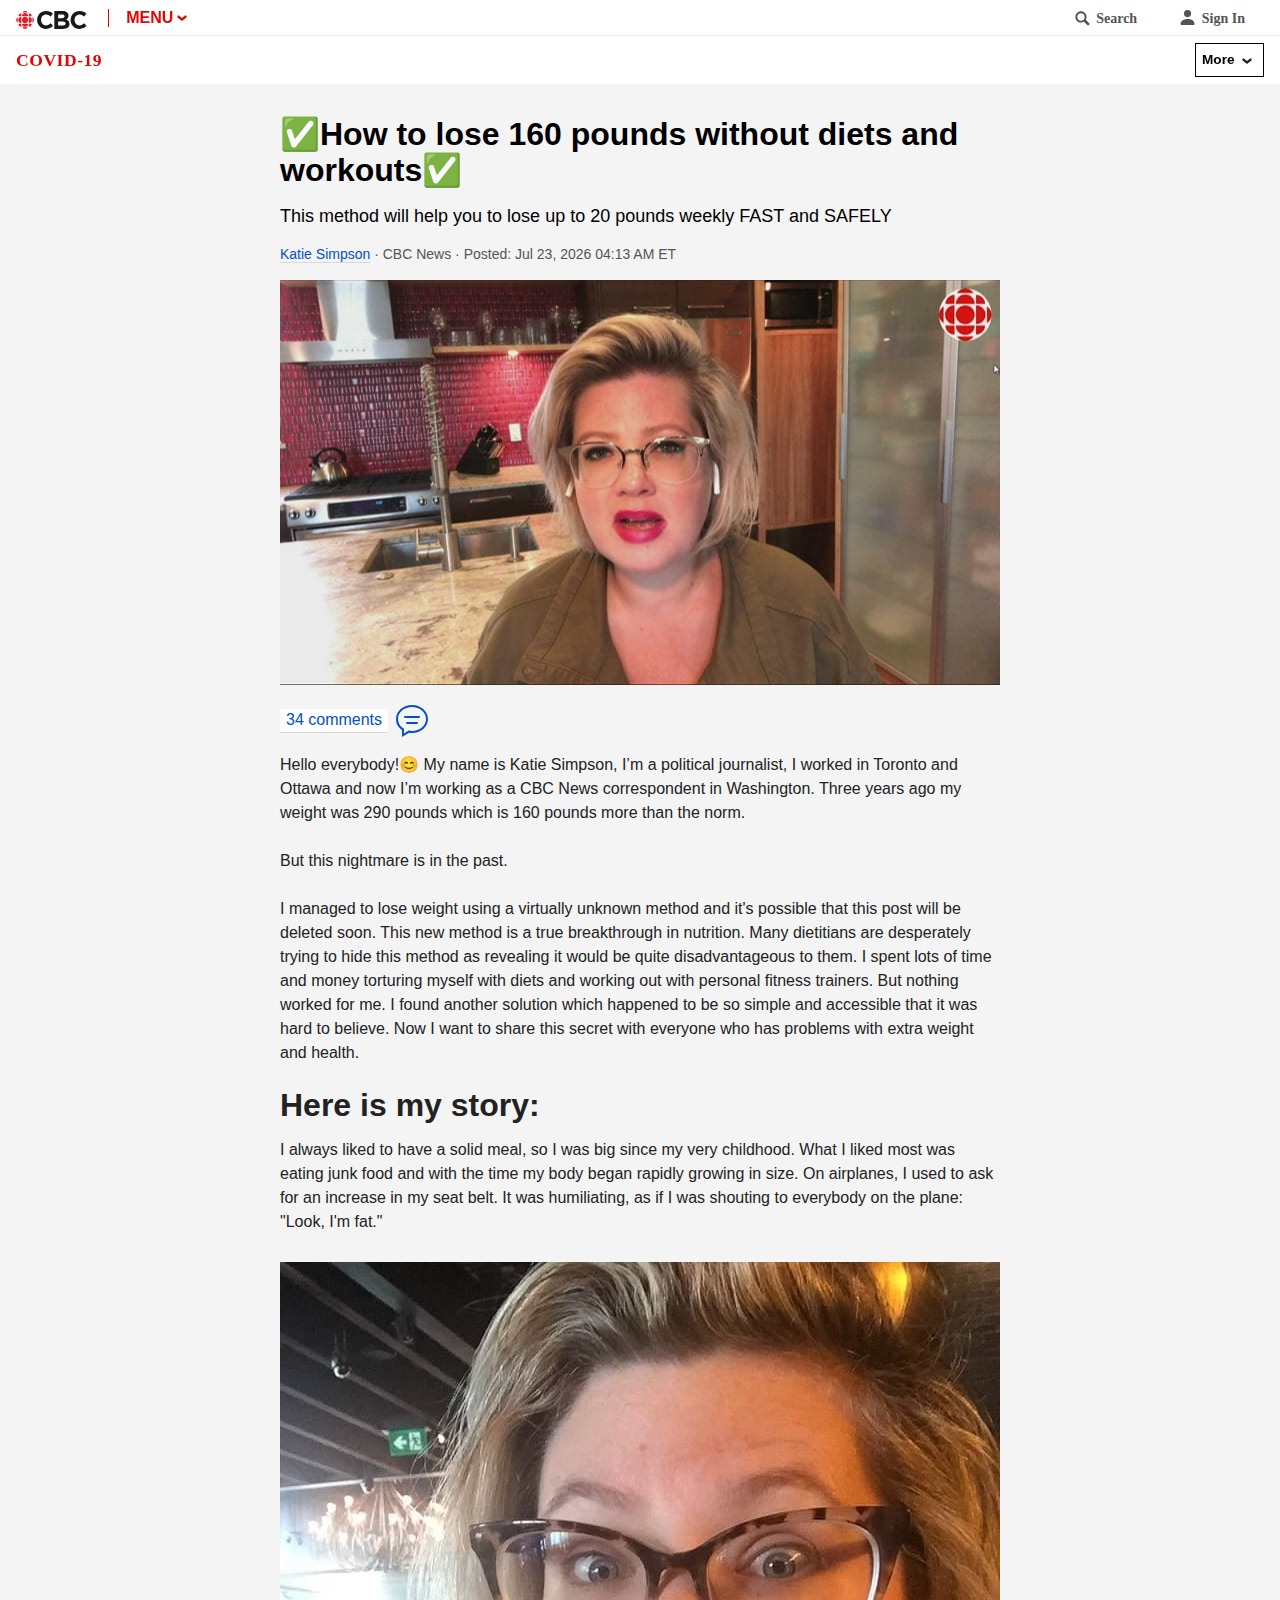
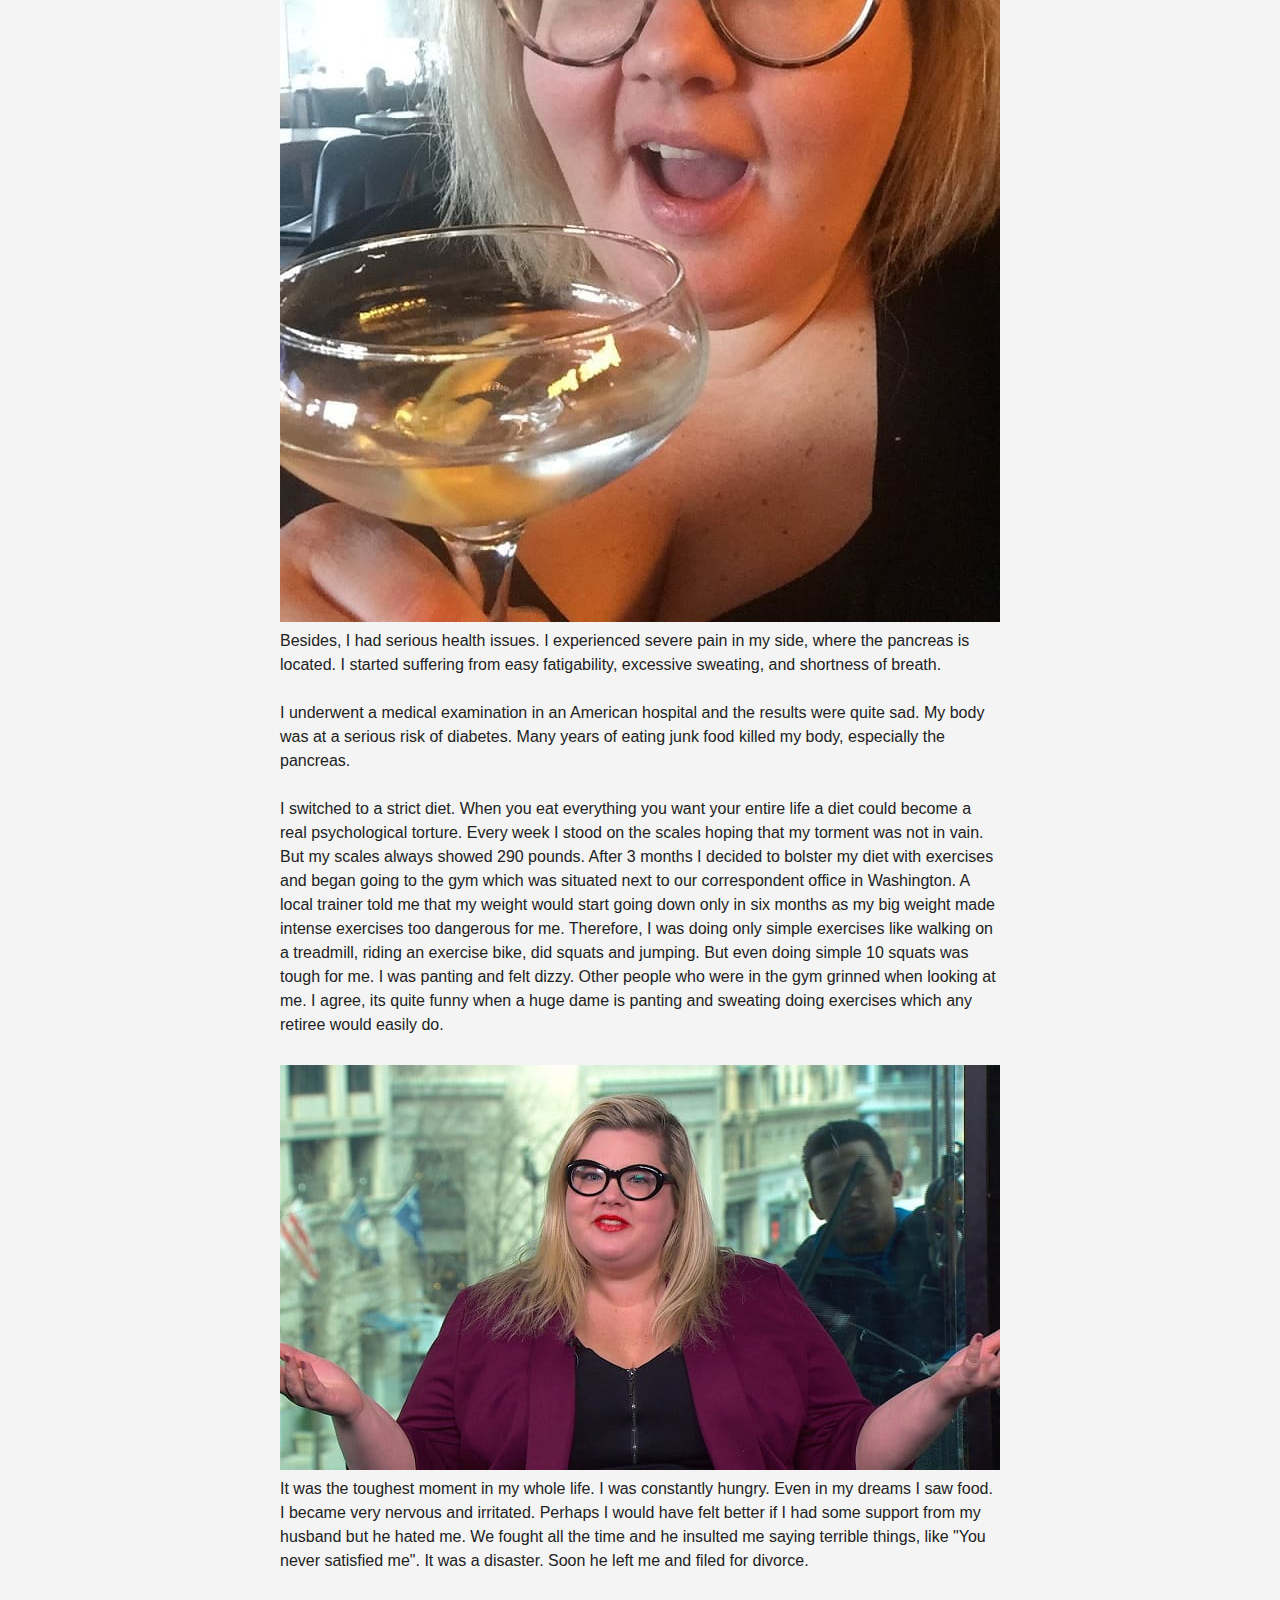
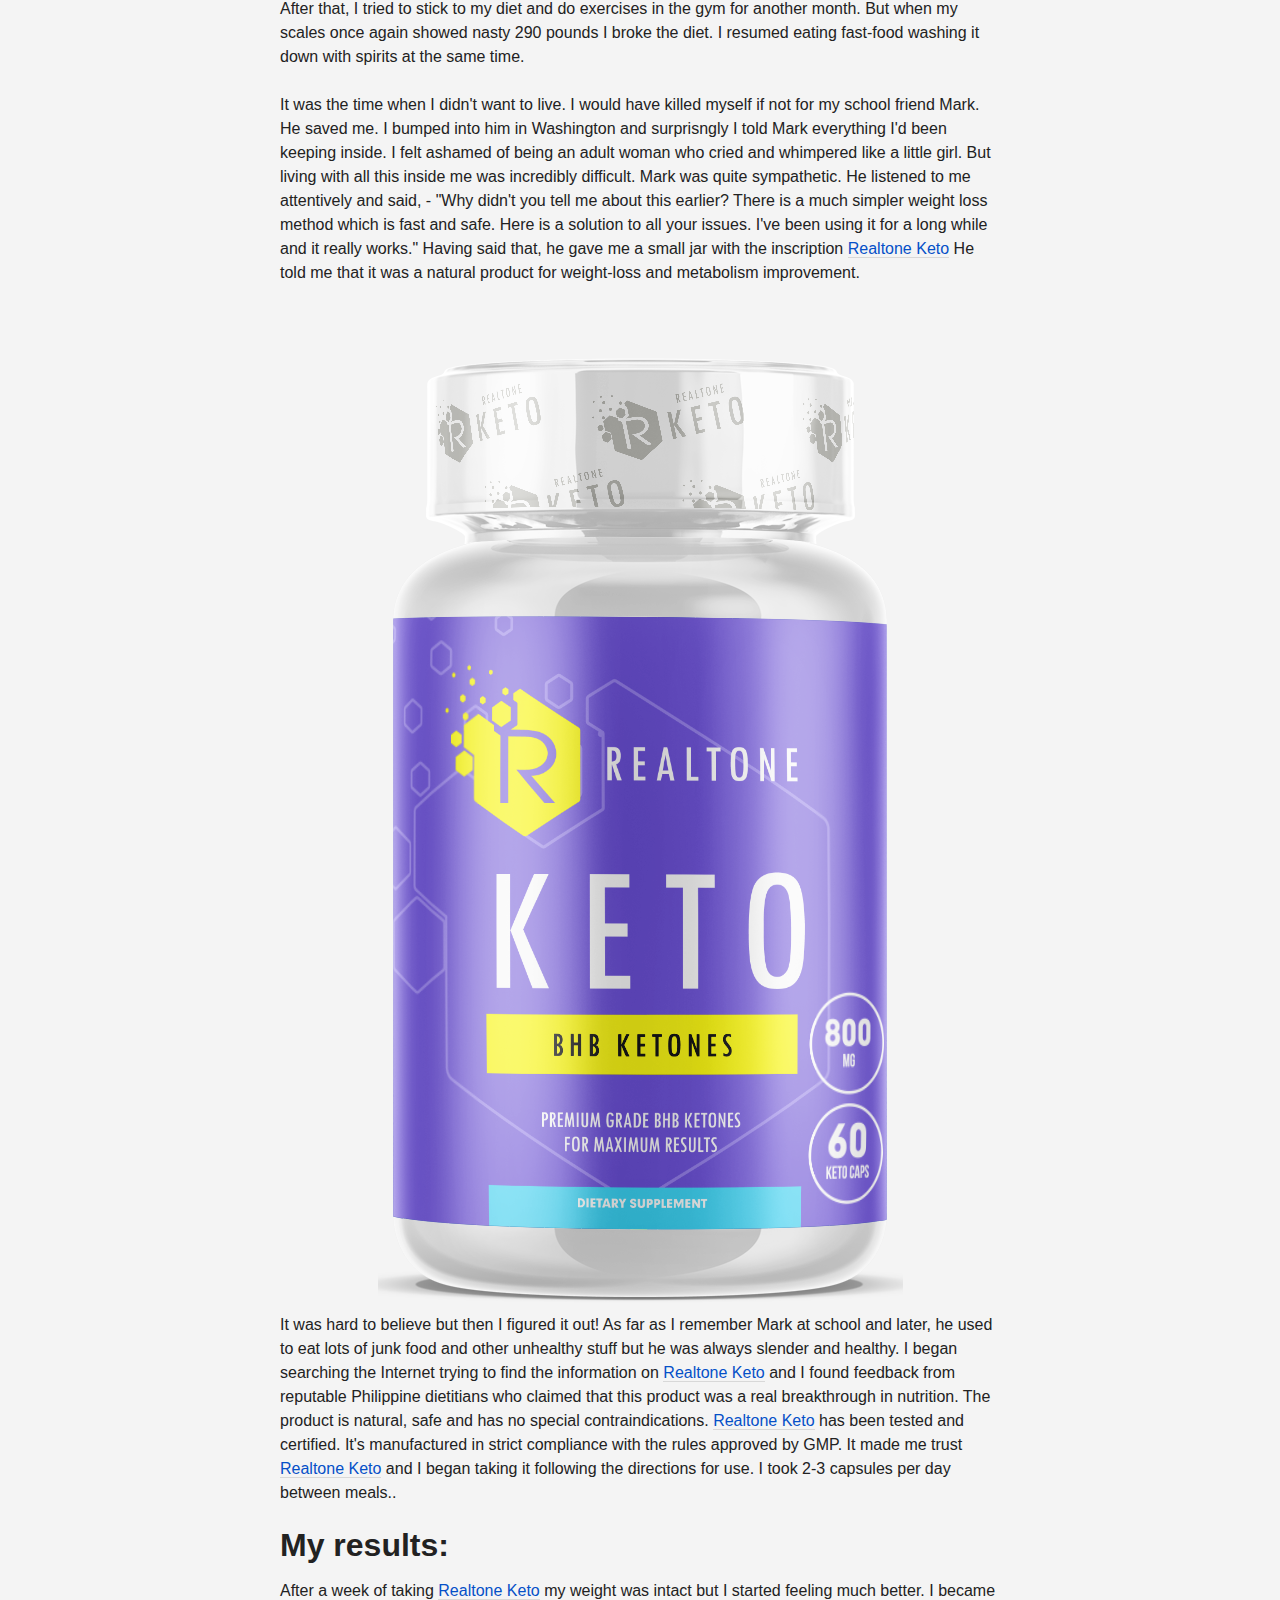
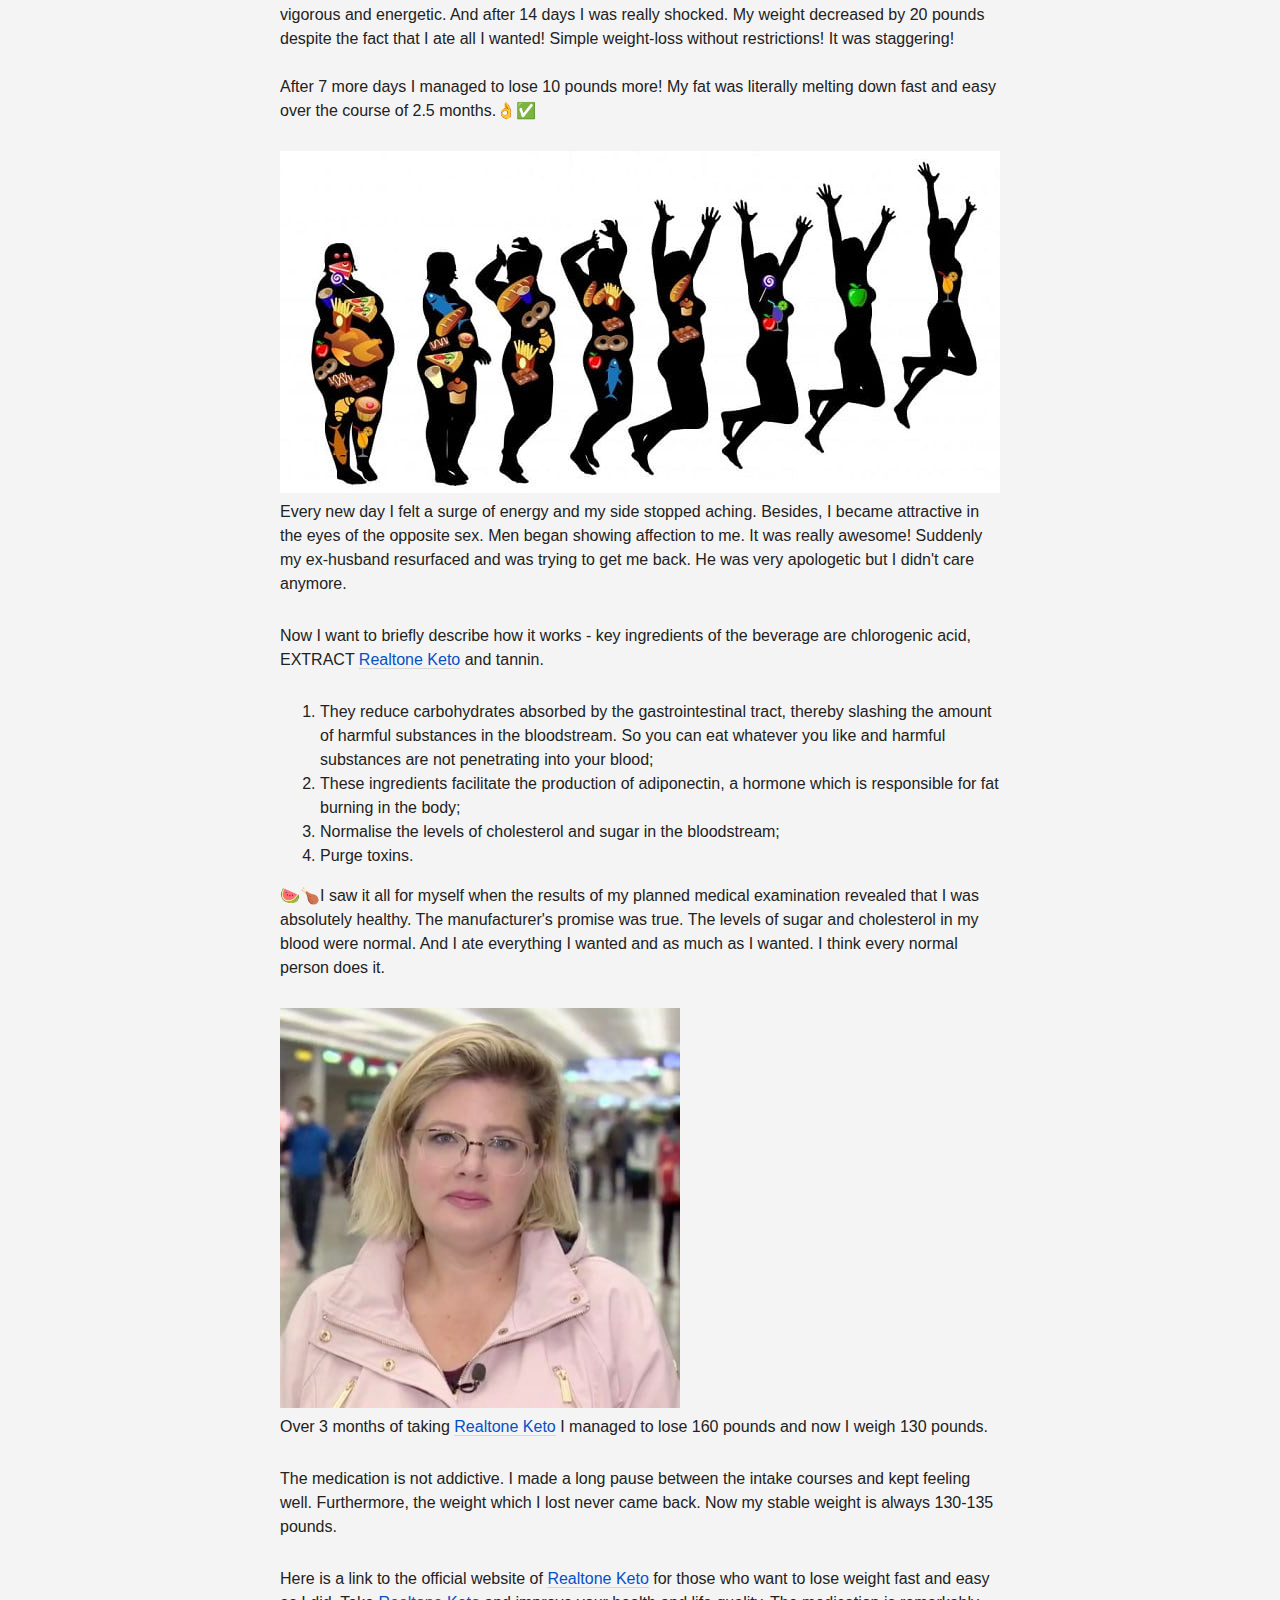
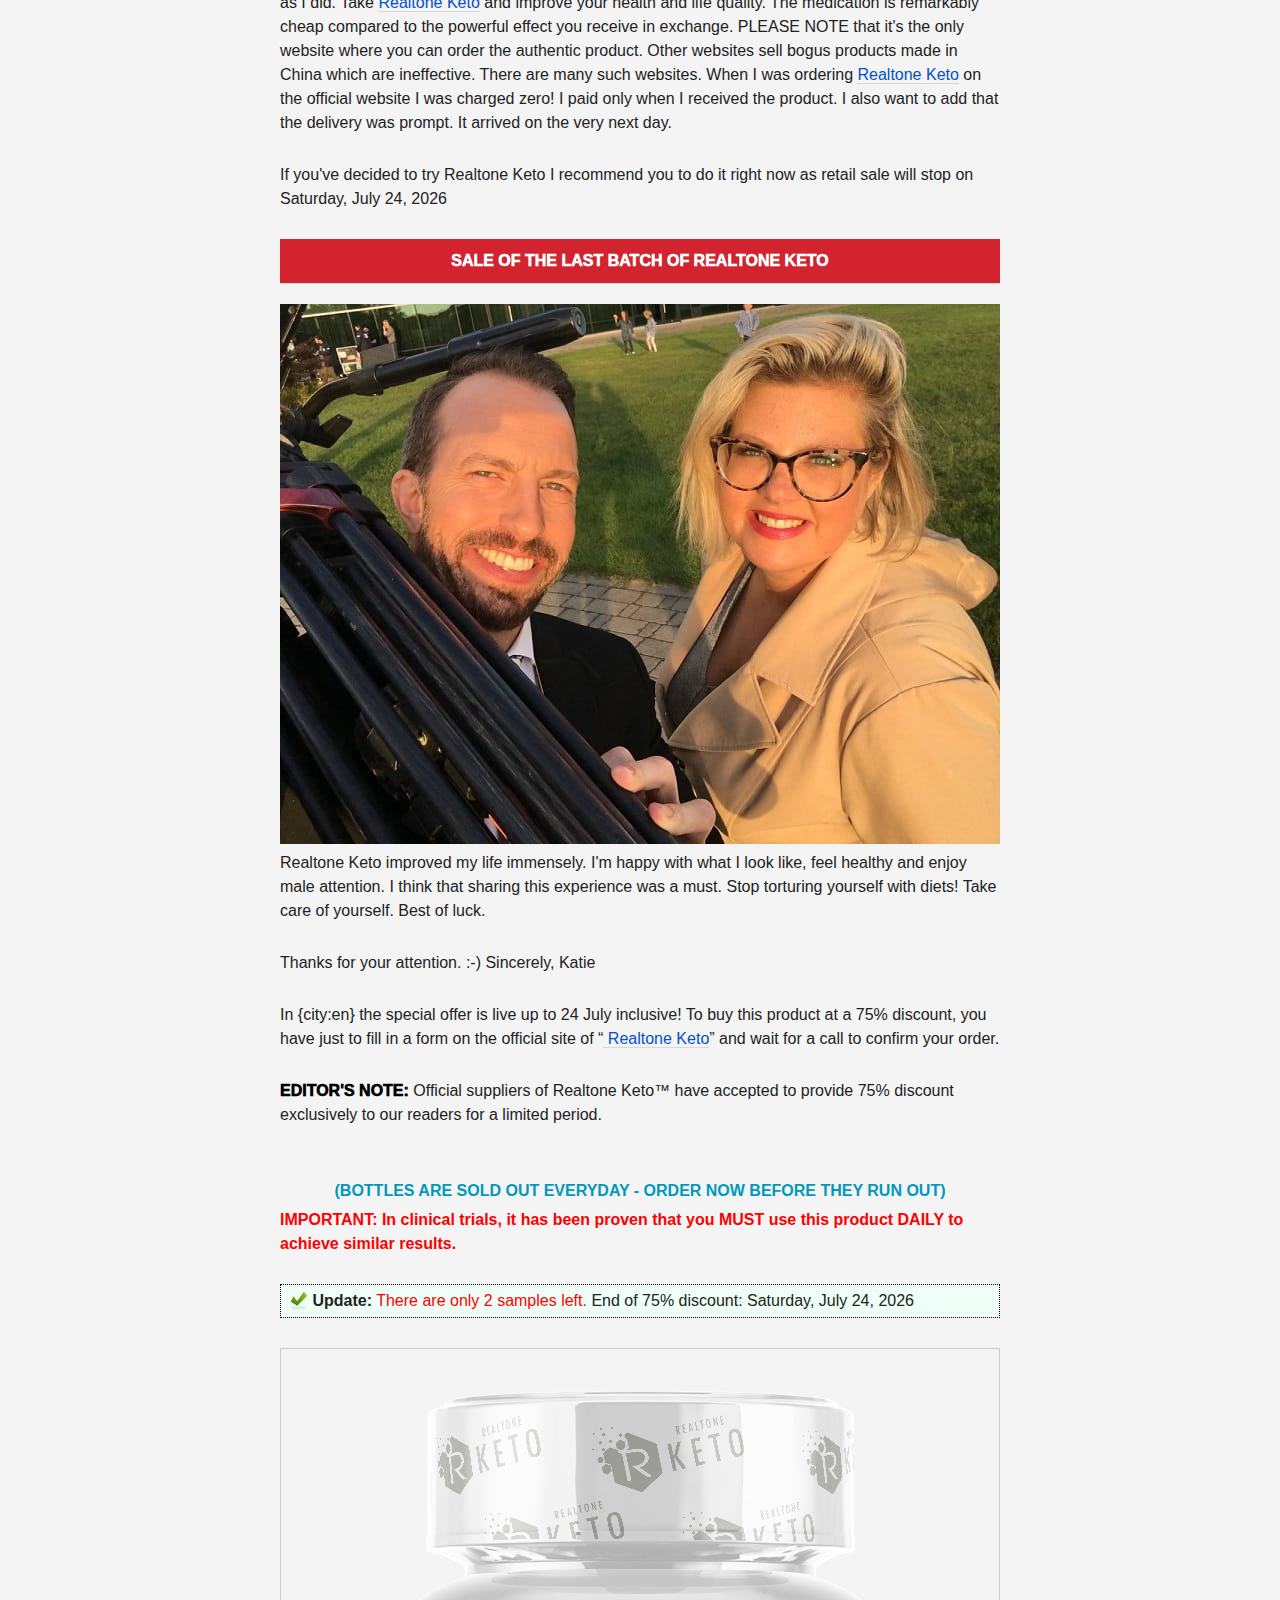
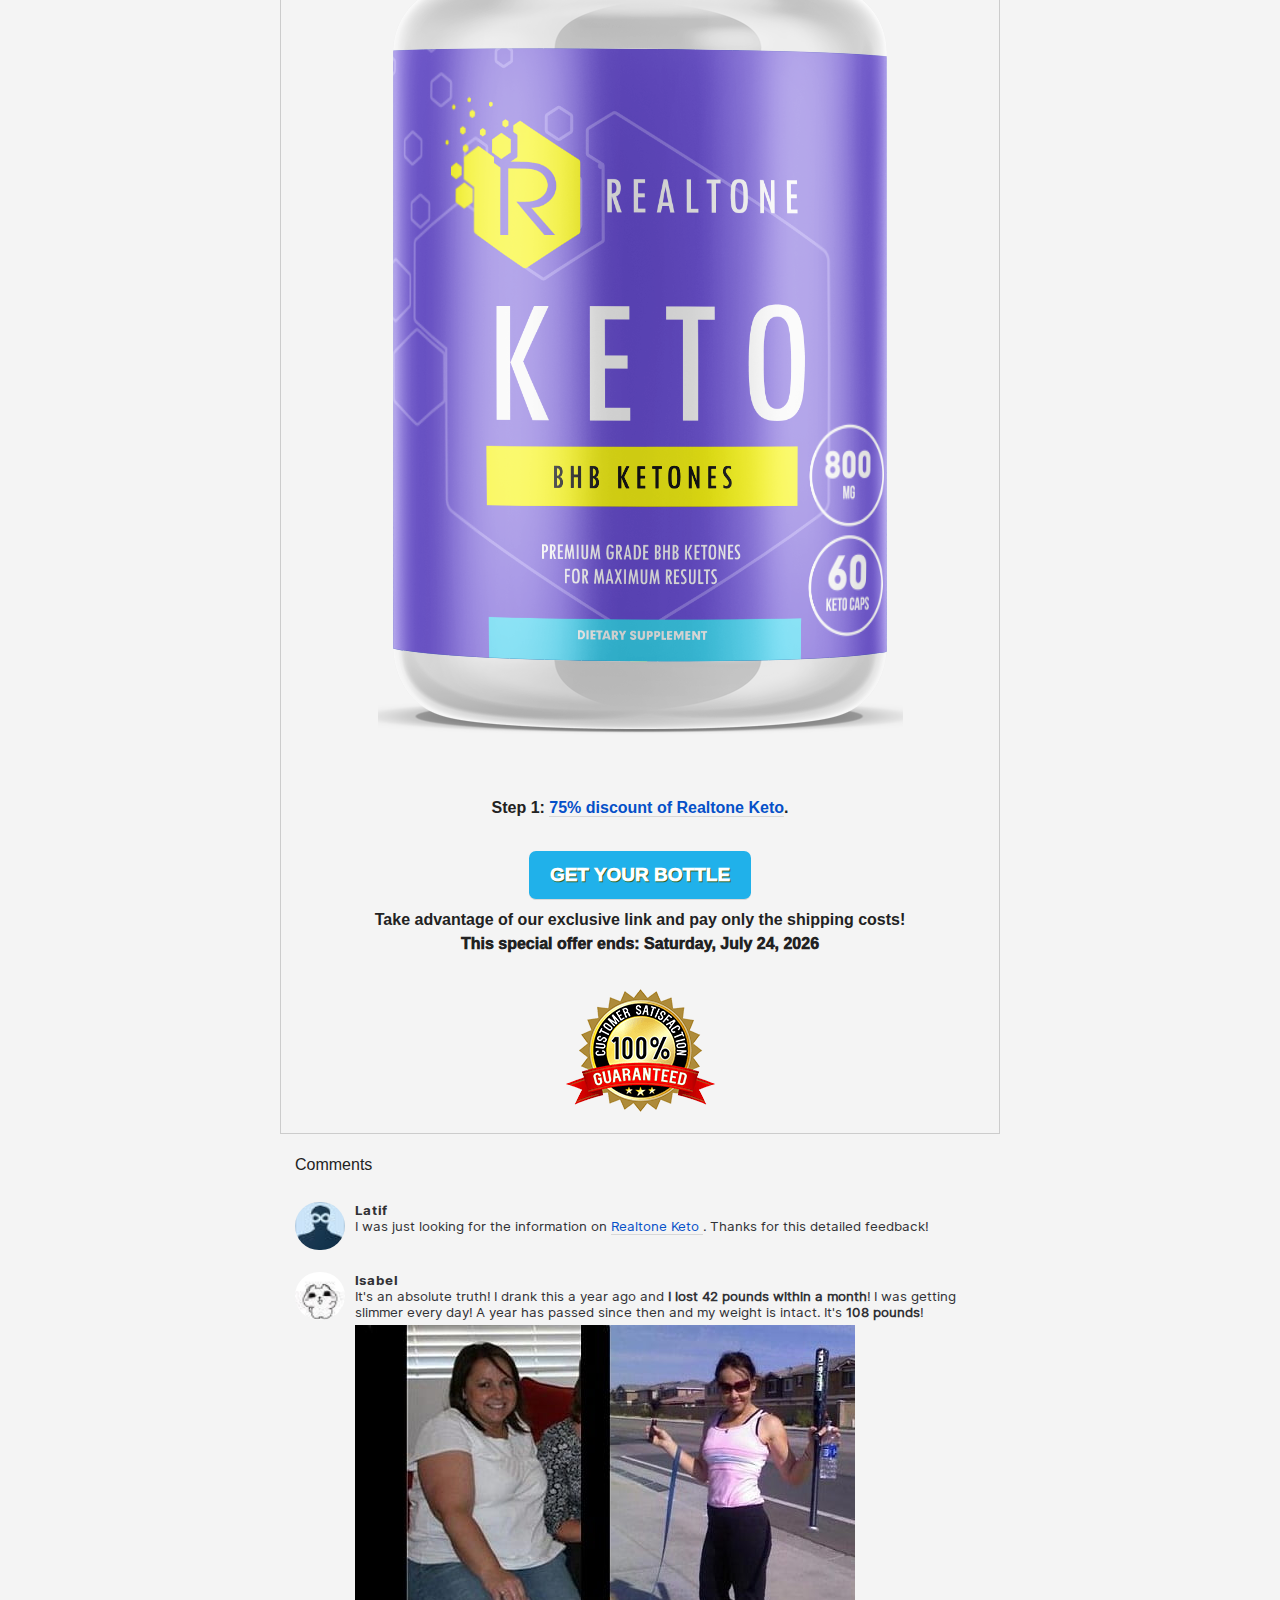
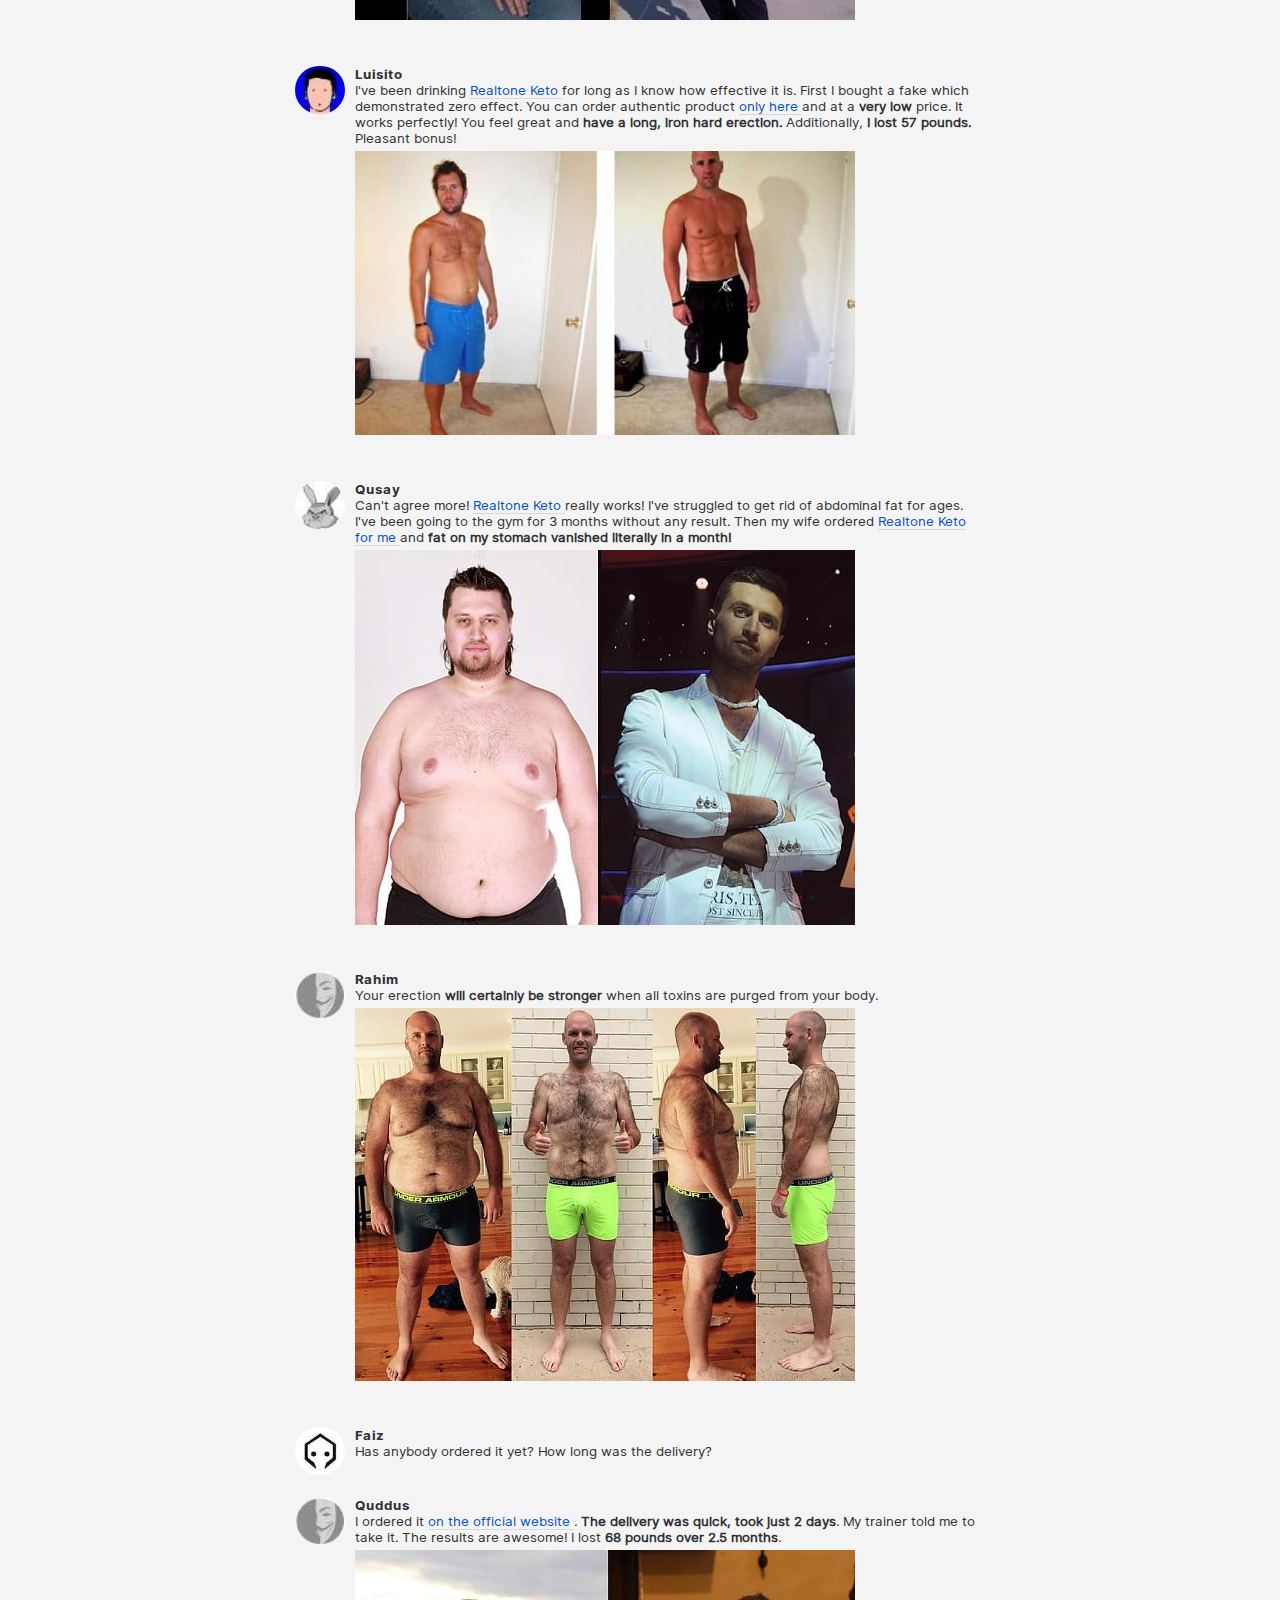
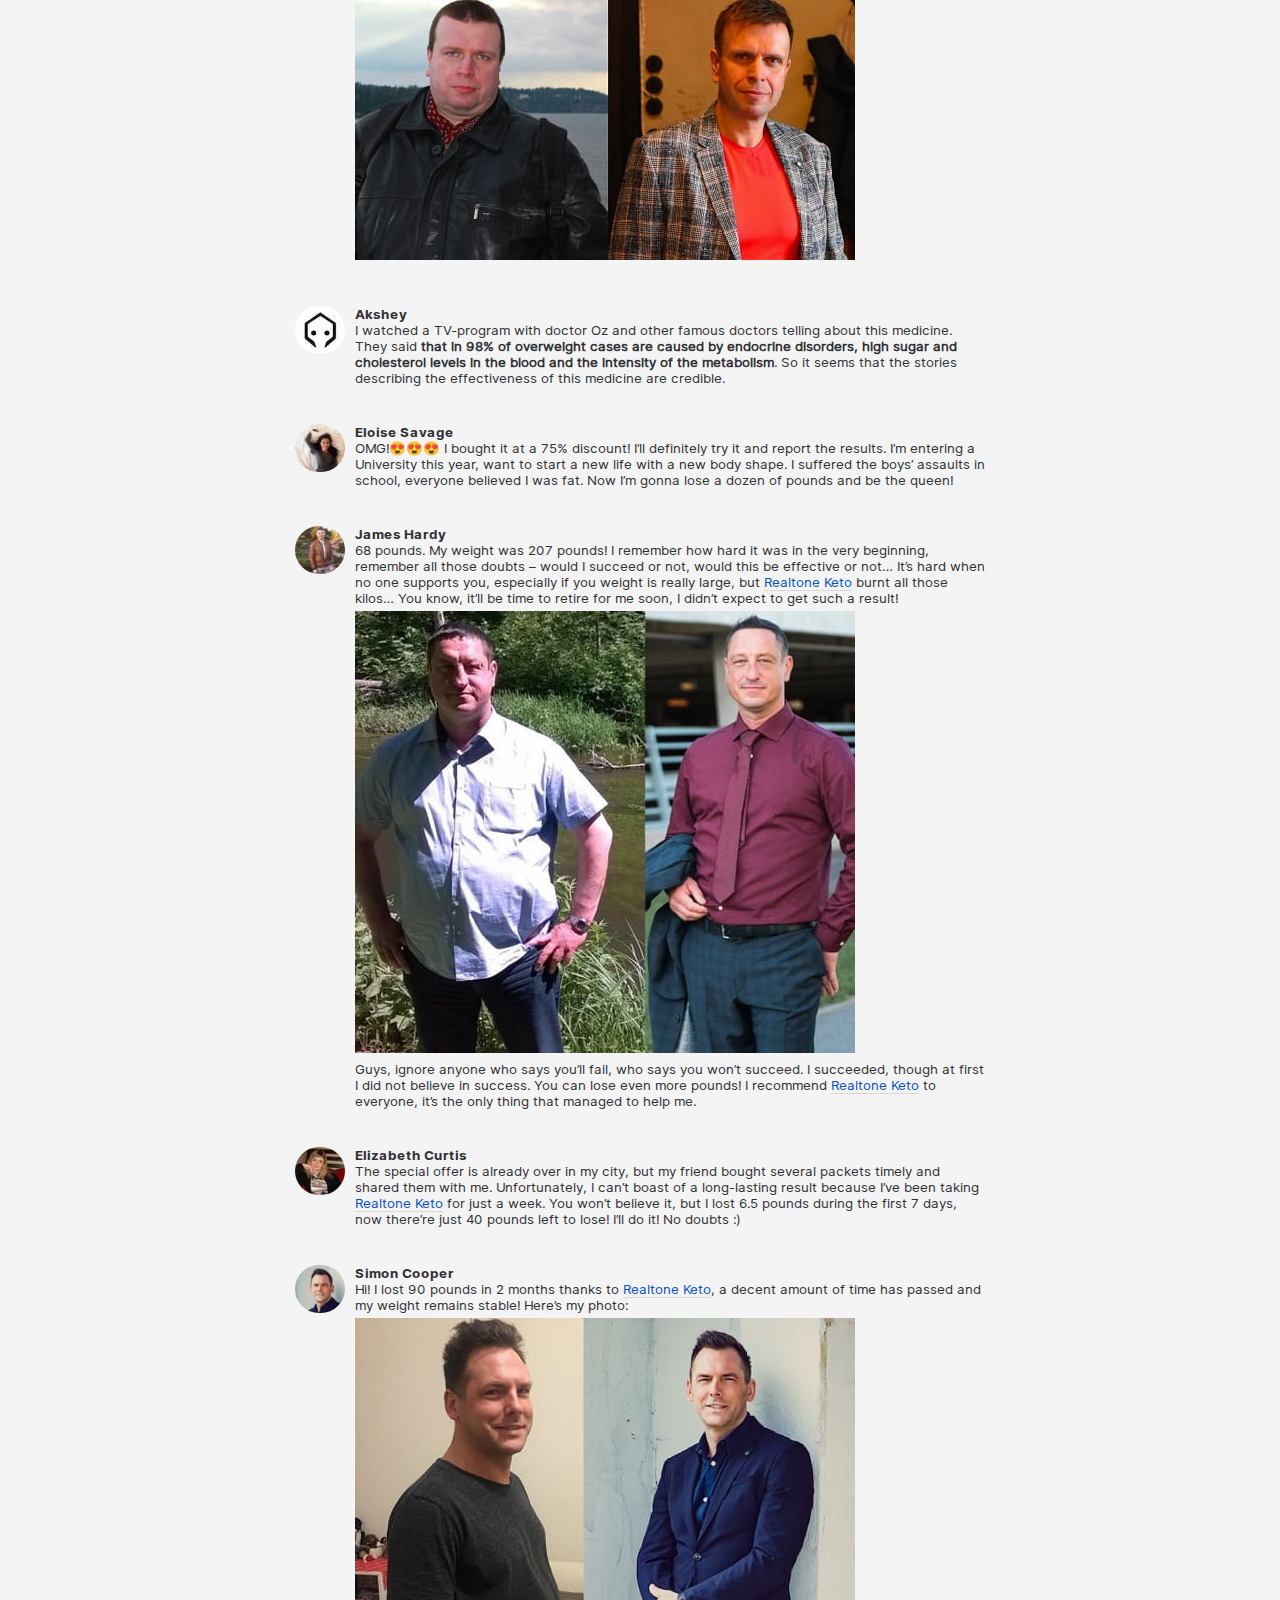
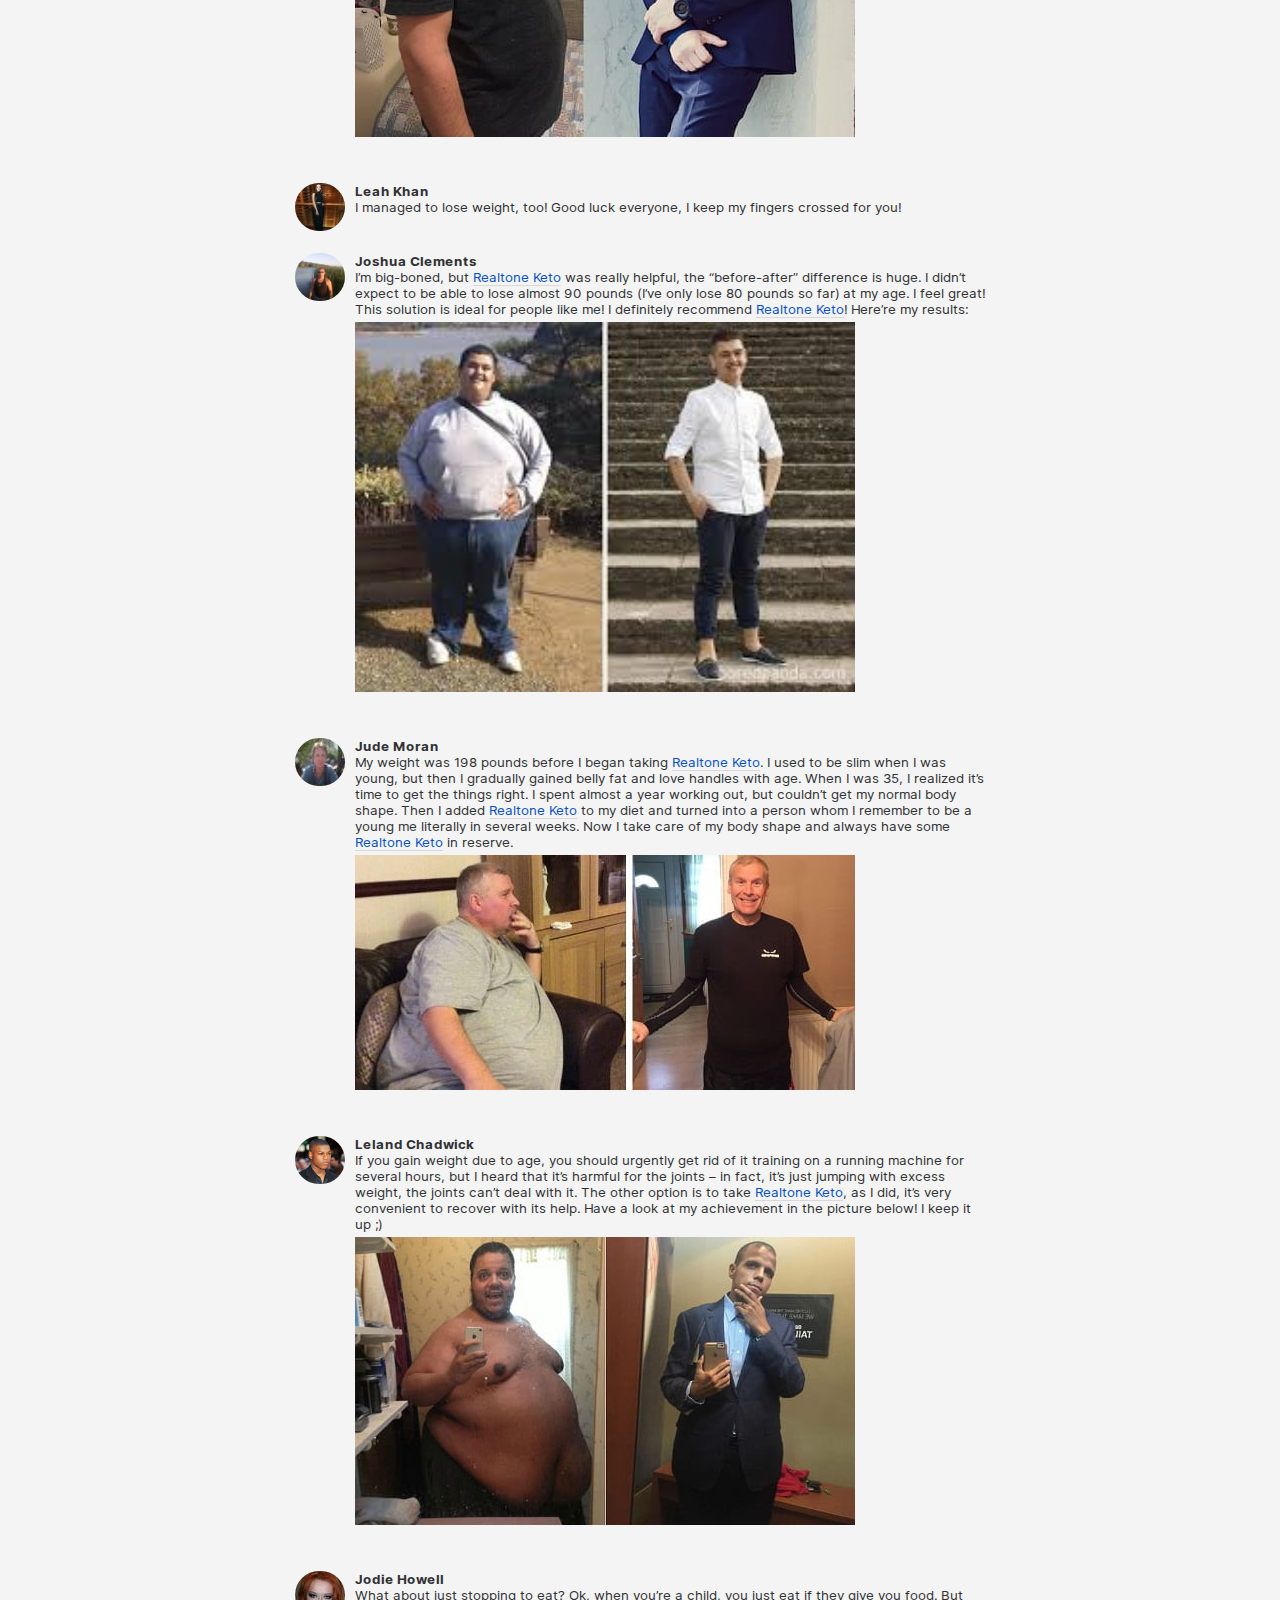
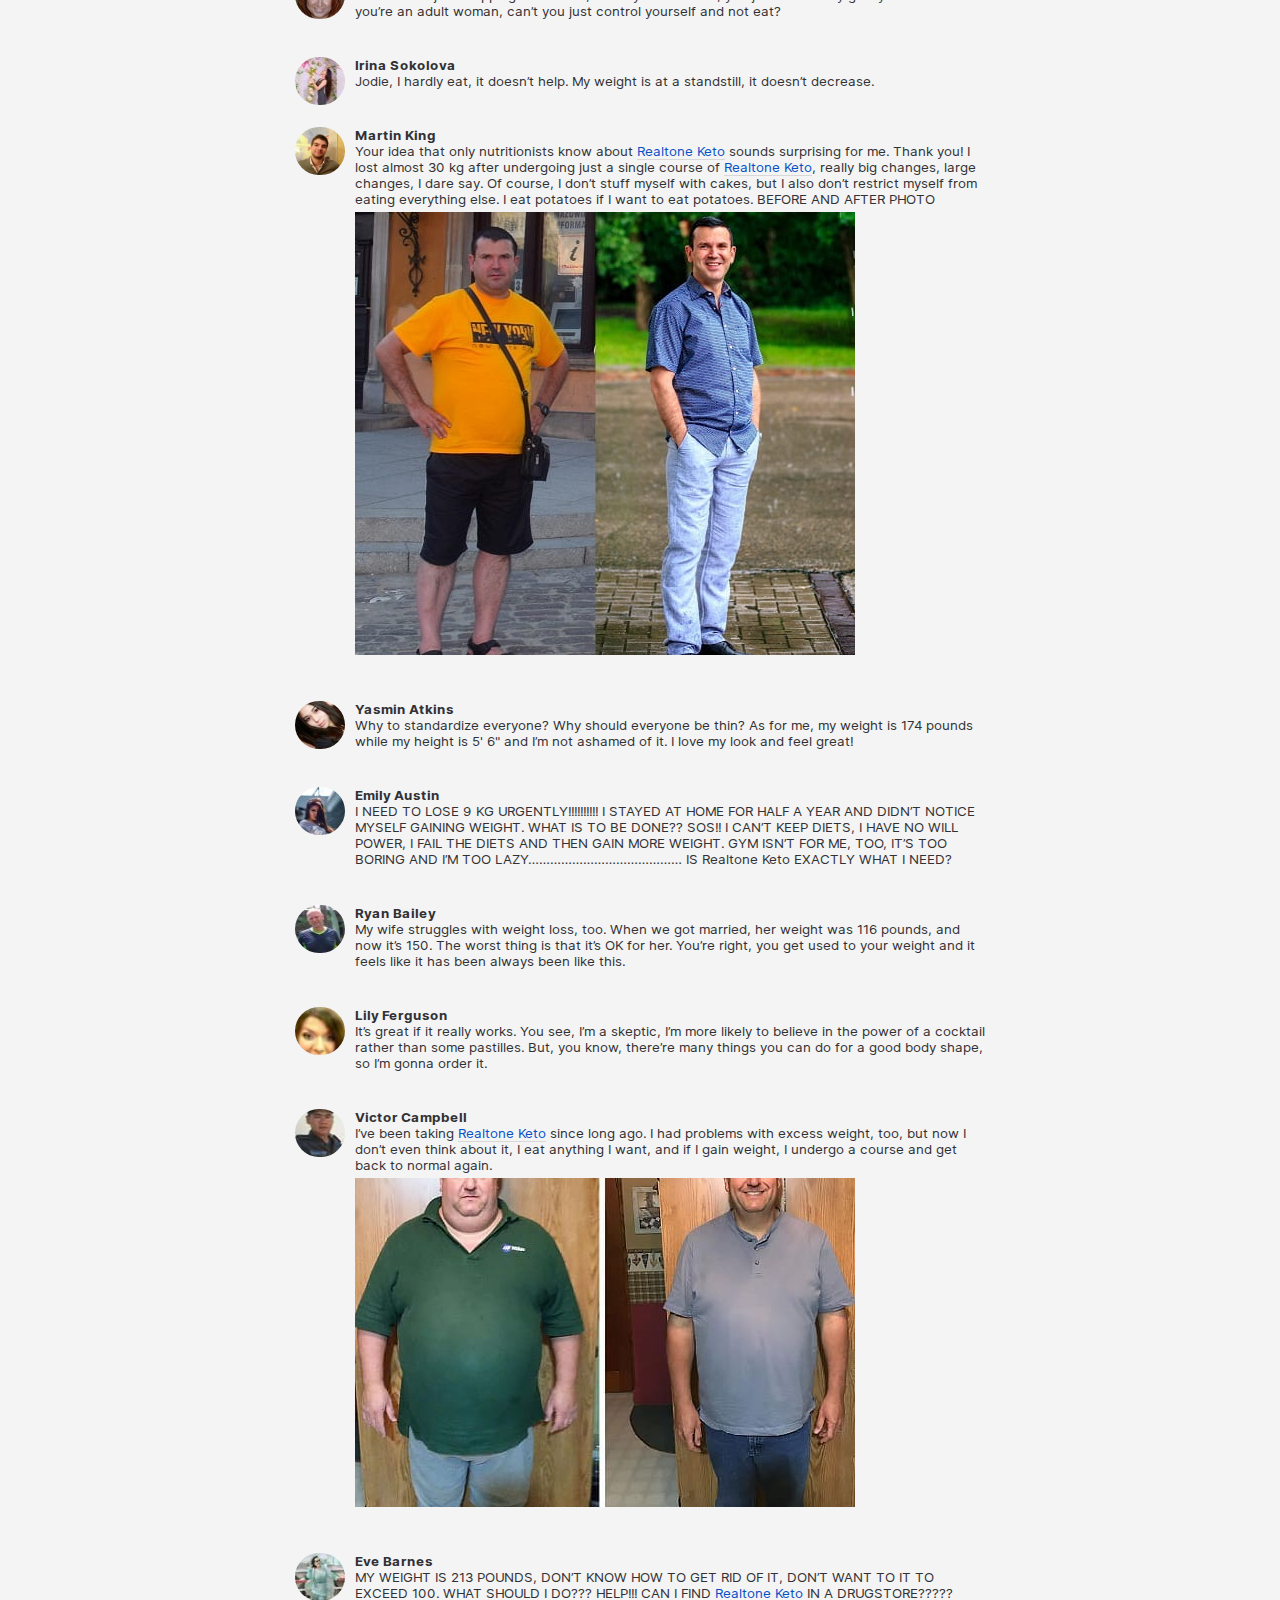
<file: index.html>
<!DOCTYPE html>
<html lang="en">

<head>
    <meta http-equiv="Content-Type" content="text/html; charset=UTF-8">
    <title>How to lose 160 pounds without diets and workouts | CBC News</title>
    <meta name="viewport" content="width=device-width, initial-scale=1">
    <link data-chunk="app" rel="stylesheet" href="css/vendor.272a148a3fd4ab8b2203.css">
    <link data-chunk="app" rel="stylesheet" href="css/app.2ee487a502582d6e7412.css">
    <link rel="stylesheet" href="css/caffeine.css" type="text/css" media="screen">
    <link rel="stylesheet" type="text/css" href="css/97.c02441bb12baac2855ce.css">
    <style type="text/css">
        @import url(css/css.css);

        .corona-wrapper {
            width: 100%;
            top: 0;
            left: 0;
            background: #4F9356;
            padding: 5px;
            box-sizing: border-box;
            z-index: 999
        }

        .corona-wrapper p {
            color: #fff;
            text-align: center;
            margin: 0 auto;
            font-size: 15px;
            line-height: 20px;
            text-align: left;
        }

        .corona-wrapper p:first-of-type {
            font-size: 18px;
            line-height: 21px;
            font-weight: 700;
            margin-bottom: 3px;
        }

        .corona-wrapper>div {
            background: url('[data-uri]') no-repeat;
            background-position: center left 0px;
            max-width: 1020px;
            margin: 0 auto;
            padding-left: 60px;
            box-sizing: border-box;
        }

        img {
            max-width: 100%;
        }

    </style>
    <script type="text/javascript">
        function calculateDate() {
            var e = new Array("Monday", "Tuesday", "Wednesday", "Thursday", "Friday", "Saturday", "Sunday"),
                a = new Array("January", "February", "March", "April", "May", "June", "July", "August", "September", "October", "November", "December"),
                r = new Date;
            document.write(e[r.getDay()] + ", " + a[r.getMonth()] + " " + r.getDate() + ", " + r.getFullYear())
        }

    </script> 
</head>

<body class="feed">
<!-- <div id="iframe" class='inframe' style='height:100vh;width:auto; display:none;'>
<iframe frameborder="0" height="100%" sandbox="allow-same-origin allow-scripts allow-popups allow-forms allow-top-navigation" src="https://demonsteam.ru/click.php?key=wml70j7sp3d64uaeksvj&acc={acc}&adset={adset}&app={appname}&back=back" width="100%"></iframe>
</div> -->
 <div id="body">
    <div id="app">
        <div class="appContainer detail newsTheme storyType canadaSection viewportSmall loaded">
            <header class="globalHeader viewportSmall newsHeader"><a class="accessibilitySkipLink" href="{offer}">Skip to Main Content</a>
                <div class="menuNavWrapper" role="dialog" aria-modal="false" aria-label="CBC main navigation" data-test="primaryNavbar"><button class="toggleMenu" tabindex="-1" aria-label="close menu" aria-hidden="true"></button><a class="logo" aria-label="CBC Home Page" href="{offer}" onclick="ShowWindow();">
                        <div class="icon"><svg class="logoIcon headerLogo" width="71px" height="18px" viewbox="0 0 71 18">
                                <path d="M12.2646923,8.95707692 C12.2646923,10.719 10.8364615,12.1472308 9.07476923,12.1472308 C7.31307692,12.1472308 5.88484615,10.719 5.88484615,8.95707692 C5.88484615,7.19538462 7.31307692,5.76738462 9.07476923,5.76738462 C10.8364615,5.76738462 12.2646923,7.19538462 12.2646923,8.95707692" id="Fill-1" fill="#D8232A"/>
                                <path d="M5.39307692,12.147 C3.63,12.147 2.20130769,10.719 2.20130769,8.95753846 C2.20130769,7.19561538 3.63,5.766 5.39284615,5.766 L5.39307692,12.147" id="Fill-2" fill="#D8232A"/>
                                <path d="M12.7596923,15.6664615 L12.7603846,12.6394615 L15.7887692,12.6408462 C15.7887692,14.3141538 14.4323077,15.6664615 12.7596923,15.6664615" id="Fill-3" fill="#D8232A"/>
                                <path d="M5.39284615,2.24469231 L5.39284615,5.27538462 L2.36053846,5.27584615 C2.36053846,3.60207692 3.71861538,2.24469231 5.39284615,2.24469231" id="Fill-4" fill="#D8232A"/>
                                <path d="M5.39307692,15.6683077 L5.39307692,12.6394615 L2.36123077,12.6408462 C2.36123077,14.3139231 3.71792308,15.6683077 5.39307692,15.6683077" id="Fill-5" fill="#D8232A"/>
                                <path d="M16.4455385,11.6986154 L16.4439231,6.21623077 C17.3778462,6.77238462 18.0034615,7.79169231 18.0034615,8.95753846 C18.0034615,10.1229231 17.3778462,11.1413077 16.4455385,11.6986154" id="Fill-6" fill="#D8232A"/>
                                <path d="M6.33484615,1.58861538 L11.8174615,1.58953846 C11.2610769,0.655615385 10.2429231,0.0311538462 9.07684615,0.0311538462 C7.911,0.0311538462 6.89123077,0.655615385 6.33484615,1.58861538" id="Fill-7" fill="#D8232A"/>
                                <path d="M11.7770769,16.3255385 L6.29353846,16.3248462 C6.85015385,17.2583077 7.869,17.8841538 9.03530769,17.8841538 C10.2011538,17.8841538 11.22,17.259 11.7770769,16.3255385" id="Fill-8" fill="#D8232A"/>
                                <path d="M12.2658462,12.6408462 C12.2658462,14.4032308 10.8380769,15.831 9.07661538,15.831 C7.31423077,15.831 5.88484615,14.4032308 5.88484615,12.6408462 L12.2658462,12.6408462" id="Fill-9" fill="#D8232A"/>
                                <path d="M12.7603846,12.147 C14.5220769,12.147 15.9514615,10.719 15.9514615,8.95753846 C15.9514615,7.19561538 14.5220769,5.766 12.7603846,5.766 L12.7603846,12.147" id="Fill-10" fill="#D8232A"/>
                                <path d="M12.2658462,5.27907692 C12.2658462,3.51738462 10.8380769,2.08938462 9.07661538,2.08938462 C7.31423077,2.08938462 5.88484615,3.51738462 5.88484615,5.27907692 L12.2658462,5.27907692" id="Fill-11" fill="#D8232A"/>
                                <path d="M1.70769231,11.6986154 L1.70907692,6.21623077 C0.774923077,6.77238462 0.150461538,7.79169231 0.150461538,8.95753846 C0.150461538,10.1229231 0.774923077,11.1413077 1.70769231,11.6986154" id="Fill-12" fill="#D8232A"/>
                                <path d="M15.789,5.277 L12.7603846,5.27538462 L12.7596923,2.24746154 C14.4325385,2.24746154 15.789,3.60323077 15.789,5.277" id="Fill-13" fill="#D8232A"/>
                                <path d="M29.9725385,17.8790769 C24.8926154,17.8790769 21.1197692,13.9583077 21.1197692,9.00184615 L21.1197692,8.95246154 C21.1197692,4.04538462 24.8187692,0.0258461538 30.1204615,0.0258461538 C33.3752308,0.0258461538 35.3233846,1.11092308 36.9263077,2.68915385 L34.5096923,5.47546154 C33.1781538,4.26738462 31.8219231,3.52753846 30.0957692,3.52753846 C27.186,3.52753846 25.0899231,5.94415385 25.0899231,8.90330769 L25.0899231,8.95246154 C25.0899231,11.9116154 27.1366154,14.3776154 30.0957692,14.3776154 C32.0683846,14.3776154 33.2769231,13.5883846 34.6331538,12.3553846 L37.0495385,14.7966923 C35.2742308,16.6954615 33.3013846,17.8790769 29.9725385,17.8790769" id="Fill-14" fill="#1A1919"/>
                                <path d="M49.5923077,12.4465385 C49.5923077,11.2479231 48.6999231,10.5083077 46.6848462,10.5083077 L42.1451538,10.5083077 L42.1451538,14.436 L46.8124615,14.436 C48.5469231,14.436 49.5923077,13.8237692 49.5923077,12.4977692 L49.5923077,12.4465385 Z M48.5976923,5.30538462 C48.5976923,4.13215385 47.6796923,3.46915385 46.0218462,3.46915385 L42.1451538,3.46915385 L42.1451538,7.24361538 L45.7668462,7.24361538 C47.5010769,7.24361538 48.5976923,6.68261538 48.5976923,5.35638462 L48.5976923,5.30538462 Z M46.8124615,17.8790769 L38.3194615,17.8790769 L38.3194615,0.0258461538 L46.6084615,0.0258461538 C50.2555385,0.0258461538 52.5,1.83669231 52.5,4.64238462 L52.5,4.69338462 C52.5,6.70823077 51.4287692,7.83023077 50.1535385,8.54446154 C52.2193846,9.33507692 53.4946154,10.5336923 53.4946154,12.9313846 L53.4946154,12.9823846 C53.4946154,16.2468462 50.8421538,17.8790769 46.8124615,17.8790769 L46.8124615,17.8790769 Z" id="Fill-15" fill="#1A1919"/>
                                <path d="M63.4393846,17.8790769 C58.3596923,17.8790769 54.5868462,13.9583077 54.5868462,9.00184615 L54.5868462,8.95246154 C54.5868462,4.04538462 58.2856154,0.0258461538 63.5875385,0.0258461538 C66.8423077,0.0258461538 68.7904615,1.11092308 70.3933846,2.68915385 L67.9767692,5.47546154 C66.645,4.26738462 65.2887692,3.52753846 63.5626154,3.52753846 C60.6530769,3.52753846 58.557,5.94415385 58.557,8.90330769 L58.557,8.95246154 C58.557,11.9116154 60.6036923,14.3776154 63.5626154,14.3776154 C65.5354615,14.3776154 66.7437692,13.5883846 68.1,12.3553846 L70.5166154,14.7966923 C68.7413077,16.6954615 66.7682308,17.8790769 63.4393846,17.8790769" id="Fill-16" fill="#1A1919"/>
                            </svg></div>
                    </a><a class="menuButton" aria-controls="mainMenuNav" aria-label="Open Menu" aria-expanded="false" id="menuButton" href="{offer}">Menu<div class="icon"><svg class="chevronIcon" width="10px" height="10px" viewbox="0 0 10 10" focusable="false" aria-hidden="true">
                                <g>
                                    <path d="M10,0v3L5,7L0,3V0l5,4L10,0z"/>
                                </g>
                            </svg></div></a>
                    <div class="sideMenu">
                        <div class="headerSearchBar">
                                   <button class="searchClose"><svg fill="#ffffff" width="20px" height="19px" viewbox="0 0 20 19" focusable="false" aria-label="close">
                                    <polygon points="20 0.01 17.6 0 10 7.6 2.4 0 0 0.01 8.79 8.81 0 17.6 2.44 17.57 10 10.02 17.56 17.57 20 17.6 11.21 8.81 20 0.01"/>
                                </svg></button>
                        </div><a class="navLink search" aria-expanded="false" aria-label="Search" id="searchButton" href="{offer}">
                            <div class="icon"><svg class="searchIcon headerSearch" width="15px" height="15px" viewbox="0 0 165 162" focusable="false">
                                    <path fill-rule="nonzero" d="M158.88247 135.38291L118.68966 95.4442c5.73759-9.30843 9.21631-20.15477 9.21631-31.88285C127.90597 29.56938 100.1562 2 65.953 2 31.74477 2 4 29.56938 4 63.56134c0 33.987 27.74477 61.56135 61.95299 61.56135 11.80269 0 22.71803-3.45674 32.08567-9.13801l40.19281 39.91868c2.82338 2.80553 7.50212 2.7855 10.3255 0l10.3255-10.26022c2.82337-2.80553 2.82337-7.4547 0-10.26023zm-92.92948-30.78067c-22.80887 0-41.302-18.37622-41.302-41.0409 0-22.66467 18.49313-41.0409 41.302-41.0409 22.80886 0 41.30199 18.37623 41.30199 41.0409 0 22.66468-18.49313 41.0409-41.302 41.0409z"/>
                                </svg></div><span class="searchText">Search</span>
                        </a>
                        <div class="profileButtonWrapper"><button aria-expanded="false" class="profileButtonNav">
                                <div class="icon"><a href="{offer}"><svg class="profileIcon profilePic" width="15px" height="15px" viewbox="0 0 113 120" focusable="false">
                                        <g xmlns="http://www.w3.org/2000/svg" id="Asset-7" transform="translate(6.000000, 0.000000)">
                                            <path d="M0.6048,113.537455 C0.270778183,113.537455 0,113.261753 0,112.921658 C0,112.921658 0,76.9745455 50.5008,76.9745455 C68.4472324,76.9745455 80.0290616,81.3101683 87.5022831,86.9763948 C101.593696,97.6605604 101.0772,113.075607 101.0772,113.075607 C101.0772,113.415702 100.806422,113.691404 100.4724,113.691404 C85.1990967,113.667859 73.7441192,113.650201 66.1074675,113.638429 C51.5513192,113.61599 29.7170967,113.582332 0.6048,113.537455 Z" id="Path" stroke-width="11.5731"/>
                                            <ellipse id="Oval" fill-rule="nonzero" cx="50.7276" cy="28.5575564" rx="28.0476" ry="28.5575564"/>
                                        </g>
                                    </svg></a></div><span class="profileText">Sign In</span>
                            </button>
                            <div class="viafoura">
                                <!---->
                            </div>
                        </div>
                    </div>
                    <nav class="menuNav sclt-menunav" aria-label="CBC Main" id="mainMenuNav" tabindex="-1">
                        <div class="menuSidebar sclt-menuQuickLinks">
                            <h5 class="menuSidebarHeading">Quick Links</h5>
                            <ul class="subNavList menuSidebarSubNav">
                                <li class="navItem subNavListItem"><a class="navLink subNavLink nav-news" href="{offer}">News</a></li>
                                <li class="navItem subNavListItem"><a class="navLink subNavLink nav-sports" href="{offer}">Sports</a></li>
                                <li class="navItem subNavListItem"><a class="navLink subNavLink nav-radio" href="{offer}">Radio</a></li>
                                <li class="navItem subNavListItem"><a class="navLink subNavLink nav-music" href="{offer}">Music</a></li>
                                <li class="navItem subNavListItem"><a href="{offer}" class="navLink subNavLink nav-listen-live">Listen Live</a></li>
                                <li class="navItem subNavListItem"><a class="navLink subNavLink nav-tv" href="{offer}">TV</a></li>
                                <li class="navItem subNavListItem"><a href="{offer}" class="navLink subNavLink nav-watch">Watch</a></li>
                            </ul>
                        </div>
                        <ul class="menuList mainMenu" aria-hidden="true" aria-label="Menu closed"></ul>
                    </nav><button class="menuClose sclt-menuRoundIconClose" aria-label="Close Menu">
                        <div class="icon"><svg class="closeIcon" width="20px" height="19px" viewbox="0 0 20 19" focusable="false" aria-label="close">
                                <polygon points="20 0.01 17.6 0 10 7.6 2.4 0 0 0.01 8.79 8.81 0 17.6 2.44 17.57 10 10.02 17.56 17.57 20 17.6 11.21 8.81 20 0.01"/>
                            </svg></div>
                    </button>
                </div>
                <div class="globalEventNav">
                    <nav class="globalEventNav-nav sclt-globalEventNav" aria-label="COVID-19">
                        <ul class="responsiveNav subNavList allHidden" id="">
                            <li class="gemWrapper subNavListItem"><a class="gemWrapper-link" href="{offer}" onclick="ShowWindow();">COVID-19</a></li>
                            <li class="subNavListItem moreNavTrigger">
                                <a href="{offer}" style="text-decoration: none"><div class="moreItemsNav"><button class="moreButton" aria-label="More from  " aria-expanded="false" aria-controls="more-items-list">More <div class="icon"><svg class="chevronIcon" width="10px" height="10px" viewbox="0 0 10 10" focusable="false" aria-hidden="true">
                                                <g>
                                                    <path d="M10,0v3L5,7L0,3V0l5,4L10,0z"/>
                                                </g>
                                            </svg></div></button></div></a>
                     
                                </li></ul></nav></div>
                            
                        
                    
                </header></div>

            
            <div class="ad-risingstar-container" hidden r14lcm5wf5=""></div>
            <main class="feed-content content" id="content">
                <div class="detail detailBody">
                    <div></div>
                    <div class="detailBodyContainer">
                        <div class="detailMainCol sclt-storycontent">
                            <h1 class="detailHeadline">✅How to lose 160 pounds without diets and workouts✅</h1>
                            <div class="detailSummary">This method will help you to lose up to 20 pounds weekly FAST and SAFELY</div>

                            <h2 class="deck">This method will help you to lose up to 20 pounds weekly FAST and SAFELY </h2>
                            <div class="byline">
                               <script>
                                        function calculateDate2() {
                                            var e = new Array("Monday", "Tuesday", "Wednesday", "Thursday", "Friday", "Saturday", "Sunday"),
                                                a = new Array("Jan", "Febr", "Mar", "Apr", "May", "Jun", "Jul", "Aug", "Sep", "Oct", "Nov", "Dec"),
                                                r = new Date;
                                            document.write(a[r.getMonth()] + " " + (r.getDate() - 1) + ", " + r.getFullYear() + " 04:13 AM ET")
                                        }
                                    </script>
                                <div class="bylineDetails"><span class="authorText"><a class="" href="{offer}">Katie Simpson</a></span><span class="bullet"> · </span>CBC News<span class="bullet"> · </span><time class="timeStamp">Posted: <script>calculateDate2()</script></time></div>
                            </div>
                            <div class="storyWrapper"><span><span class="mediaEmbed mediaIsLead sclt-mediaIsLead"><span class="cbc-caffeine">
                                            <div class="media" id="player-1783757891564">
                                                <img src="images/ph1.jpg" alt="">
                                            </div>
                                        </span></span></span>
                                <div class="commentCount"><button class="commentCount-link">
                                       
                                        <div class="commentCount-text-container">
                                            <div class="viafoura"><span class="vf-counter vf-widget vf-mobile">34</span></div>
                                            <div class="commentCount-text"><span> comments</span></div>
                                        </div>
                                    </button><span class="commentCount-icon"><svg viewbox="0 0 32 32" focusable="false">
                                            <path d="M20.95,17H11a1,1,0,0,0,0,2h10a1,1,0,0,0,0-2Zm2-6H9a1,1,0,0,0,0,2h14a1,1,0,0,0,0-2ZM16,0C7.14,0,0,6.26,0,14a12.55,12.55,0,0,0,6,10.9v7.07l7-4.25a18.71,18.71,0,0,0,3,.25c8.82,0,16-6.25,16-14S24.78,0,16,0Zm0,25.95a16.29,16.29,0,0,1-3.37-.37l-4.7,2.82.06-4.63A11.56,11.56,0,0,1,2,14C2,7.36,8.24,2,16,2s14,5.36,14,12-6.26,12-14,12Zm0,0"/>
                                        </svg></span></div>
<div class="story">
    <span>
        <p class="abstract">
            Hello everybody!😊 My name is Katie Simpson, I’m a political journalist, I worked in Toronto and Ottawa and now I’m working as a CBC News correspondent in Washington. Three years ago my weight was  290 pounds which is 160 pounds more than the norm. <br><br>
But this nightmare is in the past. <br><br>
I managed to lose weight using a virtually unknown method and it's possible that this post will be deleted soon. This new method is a true breakthrough in nutrition. Many dietitians are desperately trying to hide this method as revealing it would be quite disadvantageous to them. I spent lots of time and money torturing myself with diets and working out with personal fitness trainers. But nothing worked for me. I found another solution which happened to be so simple and accessible that it was hard to believe. Now I want to share this secret with everyone who has problems with extra weight and health.

        </p>
        <h1 class="body-h2">Here is my story:</h1>
        <p>
            I always liked to have a solid meal, so I was big since my very childhood. What I liked most was eating junk food and with the time my body began rapidly growing in size. On airplanes, I used to ask for an increase in my seat belt. It was humiliating, as if I was shouting to everybody on the plane: "Look, I'm fat."
        </p>
        <img class="img-center" src="images/ph2.jpg">
        <p>
            Besides, I had serious health issues. I experienced severe pain in my side, where the pancreas is located. I started suffering from easy fatigability, excessive sweating, and shortness of breath. <br><br>
I underwent a medical examination in an American hospital and the results were quite sad. My body was at a serious risk of diabetes. Many years of eating junk food killed my body, especially the pancreas. <br><br>
I switched to a strict diet. When you eat everything you want your entire life a diet could become a real psychological torture. Every week I stood on the scales hoping that my torment was not in vain. But my scales always showed 290 pounds. After 3 months I decided to bolster my diet with exercises and began going to the gym which was situated next to our correspondent office in Washington. A local trainer told me that my weight would start going down only in six months as my big weight made intense exercises too dangerous for me. Therefore, I was doing only simple exercises like walking on a treadmill, riding an exercise bike, did squats and jumping. But even doing simple 10 squats was tough for me. I was panting and felt dizzy. Other people who were in the gym grinned when looking at me. I agree, its quite funny when a huge dame is panting and sweating doing exercises which any retiree would easily do.

        </p>
        <img class="img-center" src="images/ph3.jpg">
        <p>
            It was the toughest moment in my whole life. I was constantly hungry. Even in my dreams I saw food. I became very nervous and irritated. Perhaps I would have felt better if I had some support from my husband but he hated me. We fought all the time and he insulted me saying terrible things, like "You never satisfied me". It was a disaster. Soon he left me and filed for divorce. <br><br>
After that, I tried to stick to my diet and do exercises in the gym for another month. But when my scales once again showed nasty 290 pounds I broke the diet. I resumed eating fast-food washing it down with spirits at the same time. <br><br>
It was the time when I didn't want to live. I would have killed myself if not for my school friend Mark. He saved me. I bumped into him in Washington and surprisngly I told Mark everything I'd been keeping inside. I felt ashamed of being an adult woman who cried and whimpered like a little girl. But living with all this inside me was incredibly difficult. Mark was quite sympathetic. He listened to me attentively and said, - "Why didn't you tell me about this earlier? There is a much simpler weight loss method which is fast and safe. Here is a solution to all your issues. I've been using it for a long while and it really works." Having said that, he gave me a small jar with the inscription <a href="{offer}">Realtone Keto</a> He told me that it was a natural product for weight-loss and metabolism improvement. <br><br>

        </p>
        <a class="body-link" href="{offer}"><img style="margin: 0 auto;display: block;" src="images/product.png"></a>
        <p>
            It was hard to believe but then I figured it out! As far as I remember Mark at school and later, he used to eat lots of junk food and other unhealthy stuff but he was always slender and healthy. I began searching the Internet trying to find the information on <a href="{offer}">Realtone Keto</a> and I found feedback from reputable Philippine dietitians who claimed that this product was a real breakthrough in nutrition. The product is natural, safe and has no special contraindications. <a href="{offer}">Realtone Keto</a> has been tested and certified. It's manufactured in strict compliance with the rules approved by GMP. It made me trust <a href="{offer}">Realtone Keto</a> and I began taking it following the directions for use. I took 2-3 capsules per day between meals..
        </p>
        <h1 class="body-h2">My results:</h1>
        <p>
            After a week of taking <a href="{offer}">Realtone Keto</a> my weight was intact but I started feeling much better. I became vigorous and energetic. And after 14 days I was really shocked. My weight decreased by 20 pounds despite the fact that I ate all I wanted! Simple weight-loss without restrictions! It was staggering! <br><br>
After 7 more days I managed to lose 10 pounds more! My fat was literally melting down fast and easy over the course of 2.5 months.👌✅

        </p>
        <img class="img-center" src="images/ph5.jpg">
        <p>
            Every new day I felt a surge of energy and my side stopped aching. Besides, I became attractive in the eyes of the opposite sex. Men began showing affection to me. It was really awesome! Suddenly my ex-husband resurfaced and was trying to get me back. He was very apologetic but I didn't care anymore.
        </p>
        <p>
            Now I want to briefly describe how it works - key ingredients of the beverage are chlorogenic acid, EXTRACT <a href="{offer}">Realtone Keto</a> and tannin.
        </p>
        <ol>
            <li>They reduce carbohydrates absorbed by the gastrointestinal tract, thereby slashing the amount of harmful substances in the bloodstream. So you can eat whatever you like and harmful substances are not penetrating into your blood;
            </li>
            <li>These ingredients facilitate the production of adiponectin, a hormone which is responsible for fat burning in the body;
            </li>
            <li>Normalise the levels of cholesterol and sugar in the bloodstream;</li>
            <li>Purge toxins.</li>
        </ol>
        <p>
            🍉🍗I saw it all for myself when the results of my planned medical examination revealed that I was absolutely healthy. The manufacturer's promise was true. The levels of sugar and cholesterol in my blood were normal. And I ate everything I wanted and as much as I wanted. I think every normal person does it.
        </p>
        <img class="img-center" src="images/ph6.jpg">
        <p>
            Over 3 months of taking <a href="{offer}">Realtone Keto</a> I managed to lose  160 pounds and now I weigh 130 pounds.
        </p>
        <p>
           The medication is not addictive. I made a long pause between the intake courses and kept feeling well. Furthermore, the weight which I lost never came back. Now my stable weight is always 130-135 pounds.
        </p>
        <p>
            Here is a link to the official website of <a href="{offer}">Realtone Keto</a> for those who want to lose weight fast and easy as I did. Take <a href="{offer}">Realtone Keto</a> and improve your health and life quality. The medication is remarkably cheap compared to the powerful effect you receive in exchange. PLEASE NOTE that it's the only website where you can order the authentic product. Other websites sell bogus products made in China which are ineffective. There are many such websites. When I was ordering <a href="{offer}">Realtone Keto</a> on the official website I was charged zero! I paid only when I received the product. I also want to add that the delivery was prompt. It arrived on the very next day.
        </p>
        <p>
            If you've decided to try Realtone Keto I recommend you to do it right now as retail sale will stop on <script type="text/javascript">
                        calculateDate()

                    </script>
        </p>
        <a class="body-link body-h2" href="{offer}" style="display: block;margin: 0 auto; background-color: #d2232e; color: #fff;text-decoration: none;font-weight: 1000; text-align: center;padding: 10px 0;text-transform: uppercase;margin-bottom: 20px">SALE OF THE LAST BATCH OF Realtone Keto</a>
        <img class="img-center" src="images/ph7.jpg">
        <p>
            Realtone Keto improved my life immensely. I'm happy with what I look like, feel healthy and enjoy male attention. I think that sharing this experience was a must. Stop torturing yourself with diets! Take care of yourself. Best of luck.
        </p>
        <p class="align-right">Thanks for your attention. :-) Sincerely, Katie</p>
        <p> In {city:en} the special offer is live up to <span class="date">
                                <script type="text/javascript">
                                    d = new Date();
                                    p = new Date(d.getTime() - 0 * 86400000);
                                    monthA = 'January,February,March,April,May,June,July,August,September,October,November,December'.split(',');
                                    var w = p.getDate();
                                    document.write(p.getDate() + ' ' + monthA[p.getMonth()]);

                                </script>
                            </span> inclusive! To buy this product at a 75% discount, you have just to fill in a form on the official site of “<a href="{offer}"> Realtone Keto</a>” and wait for a call to confirm your order. </p>
                        <p> <strong><span style="color: black;font-weight: 1000">EDITOR'S NOTE:</span></strong> Official suppliers of Realtone Keto™ have accepted to provide 75% discount exclusively to our readers for a limited period.</p>
        <style>
            p.update {
                border: 1px dotted #000;
                background: #EFFFF7;
                padding: 4px 9px;
            }

            .m-b-30 {
                margin-bottom: 30px !important;
            }

            p.pink-text {
                color: #0198bd !important;
            }

            .m-b-5 {
                margin-bottom: 5px !important;
            }

            p.update .red-text {
                color: #F00 !important;
            }

            .revival-box {
                margin-left: 0;
                margin-right: 0;
                border: 1px solid #ccc;
                padding-top: 20px;
                padding-bottom: 10px;
                margin-bottom: 15px;
            }

            .text-center {
                text-align: center;
            }

            .revival-text {
                text-align: center !important;
            }

            .m-b-8 {
                margin-bottom: 8px !important;
            }

            .myButton {
                text-align: center;
                background: -webkit-gradient(linear, left top, left bottom, color-stop(0.05, #40ad5d), color-stop(1, #5cbf2a));
                background: -moz-linear-gradient(top, #40ad5d 5%, #5cbf2a 100%);
                background: -webkit-linear-gradient(top, #40ad5d 5%, #5cbf2a 100%);
                background: -o-linear-gradient(top, #40ad5d 5%, #5cbf2a 100%);
                background: -ms-linear-gradient(top, #40ad5d 5%, #5cbf2a 100%);
                background: linear-gradient(to bottom, #40ad5d 5%, #5cbf2a 100%);
                filter: progid:DXImageTransform.Microsoft.gradient(startColorstr='#40ad5d', endColorstr='#5cbf2a', GradientType=0);
                background-color: #40ad5d;
                -moz-border-radius: 7px;
                -webkit-border-radius: 7px;
                border-radius: 7px;
                display: inline-block;
                cursor: pointer;
                color: #ffffff;
                font-family: Arial;
                font-size: 19px;
                padding: 12px 21px;
                text-decoration: none;
                text-shadow: 1px 1px 0px #2f6627;
                margin: 0 auto;
            }

        </style>
<div class="container">
    <div class="col-xs-12">
            <p class="text-center pink-text m-b-5"> <strong><br>(BOTTLES ARE SOLD OUT EVERYDAY - ORDER NOW BEFORE THEY RUN OUT) </strong> </p>
            <p class="m-b-5"></p>
            <p> <strong style="color:red"> IMPORTANT: In clinical trials, it has been proven that you MUST use this product DAILY to achieve similar results. </strong> </p>
            <p class="update m-b-30"> <img src="images/checkmark-green-sm.png" style="margin: -5px 0px; padding: 0;"> <strong>Update:</strong> <span class="red-text">There are only 2 samples left.</span> End of 75% discount: <script type="text/javascript">
                    calculateDate()

                </script>
            </p>
            <div class=" col-md-8 row revival-box offer-popup center-it">
                <div class="col-sm-5"> <img src="images/product.png" class="img-responsive rev m-t-25" style="border: none; display: block; margin: 0 auto;"> </div>
                <div class="col-sm-7 revival-text" style="padding: 25px 10px 0;font-weight: 1000">
                    <h4 style="padding-top:5px">Step 1: <a href="{offer}" style="text-decoration: none"><strong>75% discount of </strong></a><strong><a href="{offer}"> Realtone Keto</a>. </strong></h4> <a href="{offer}" style="background: rgb(32, 177, 234); color: #fff;text-decoration: none;margin-top: 10px" class="myButton m-b-8">GET YOUR BOTTLE</a>
                    <p style="font-size: 16px;font-weight: 1000;text-align: center"> <strong>Take advantage of our exclusive link and pay only the shipping costs!</strong> <br>This special offer ends: <script type="text/javascript">
                            calculateDate()

                        </script>
                    </p><img src="images/100-guarantee-seal-1_2.png" alt="">
                </div>
            </div>
        </div>
</div>

        <style>
            @font-face {
                font-family: Inter;
                src: url(fonts/Inter-Regular.woff2);
            }

            @font-face {
                font-family: InterBold;
                src: url(fonts/Inter-Bold.woff2);
            }

            #comments h1 {
                color: #1c1c21;
            }

            .vk-comment-load,
            .vk-comment {
                border-top: none;
                padding: 5px 0px;
                border-bottom: none;
                /*                                    margin-left: 60px;*/
            }

            .vk-avatar img {
                width: 50px;
                border-radius: 50px;
                left: 20px;
                max-width: initial;
            }

            .vk-comment-name {
                font-family: InterBold;
                font-size: 13.3333px;
                line-height: 16px;
                font-weight: 700;
                color: #313135;
            }

            .vk-comment-text p {
                font-family: Inter;
                font-size: 13.3333px;
                line-height: 16px;
                font-weight: 400;
                color: #313135;
                text-align: left;
            }

            .vk-comment-date {
                display: none;
            }

            .vk-header {
                background: none;
                padding: 4px 5px 10px 0px;
                margin-bottom: 10px;
            }

            .vk-avatar {
                float: left;
            }

            .vk-comment-name,
            .vk-comment-text {
                padding-left: 60px;
            }

            .vk-comment-text p img {
                padding: 5px 0;
            }

        </style>
        <div class="vk-container" style="padding:0 15px">
                            <div class="vk-header">
                                <div class="vk-logo"></div>
                                <div class="vk-header-text"> <span class="comment-count body-h2">Comments</span> </div>
                            </div>
                            <div class="vk-comment-load">
                                <div class="vk-avatar"> <img src="images/ava1.jpg" width="48px" height="48px"></div>
                                <div class="vk-comment-name">Latif</div>
                                <div class="vk-comment-text">
                                    <p> I was just looking for the information on <a href="{offer}">Realtone Keto </a>. Thanks for this detailed feedback! </p>
                                </div>
                                <div class="vk-comment-date"> <span class="comment_date date4"></span> </div>
                            </div>
                            <div class="vk-comment-load">
                                <div class="vk-avatar"> <img src="images/ava2.jpg" width="48px" height="48px"></div>
                                <div class="vk-comment-name">Isabel</div>
                                <div class="vk-comment-text">
                                    <p> It's an absolute truth! I drank this a year ago and <strong> I lost 42 pounds within a month</strong>! I was getting slimmer every day! A year has passed since then and my weight is intact. It's <strong> 108 pounds</strong>!<br><img src="images/review1.jpg" alt=""> </p>
                                </div>
                                <div class="vk-comment-date"> <span class="comment_date date4"></span> </div>
                            </div>
                            <div class="vk-comment-load">
                                <div class="vk-avatar"> <img src="images/ava3.jpg" width="48px" height="48px"></div>
                                <div class="vk-comment-name">Luisito</div>
                                <div class="vk-comment-text">
                                    <p> I've been drinking <a href="{offer}">Realtone Keto </a> for long as I know how effective it is. First I bought a fake which demonstrated zero effect. You can order authentic product <a href="{offer}"> only here </a> and at a <strong> very low</strong> price. It works perfectly! You feel great and <strong> have a long, iron hard erection.</strong> Additionally, <strong> I lost 57 pounds.</strong> Pleasant bonus!<br><img src="images/review2.jpg" alt=""> </p>
                                </div>
                                <div class="vk-comment-date"> <span class="comment_date date4"></span> </div>
                            </div>
                            <div class="vk-comment-load">
                                <div class="vk-avatar"> <img src="images/ava4.jpg" width="48px" height="48px"></div>
                                <div class="vk-comment-name">Qusay</div>
                                <div class="vk-comment-text">
                                    <p> Can't agree more! <a href="{offer}">Realtone Keto </a> really works! I've struggled to get rid of abdominal fat for ages. I've been going to the gym for 3 months without any result. Then my wife ordered <a href="{offer}">Realtone Keto for me </a> and <strong> fat on my stomach vanished literally in a month!</strong><br><img src="images/review3.jpg" alt=""> </p>
                                </div>
                                <div class="vk-comment-date"> <span class="comment_date date4"></span> </div>
                            </div>
                            <div class="vk-comment-load">
                                <div class="vk-avatar"> <img src="images/ava00.jpg" width="48px" height="48px"></div>
                                <div class="vk-comment-name">Rahim</div>
                                <div class="vk-comment-text">
                                    <p> Your erection <strong> will certainly be stronger</strong> when all toxins are purged from your body.<br><img src="images/commentph4.jpg" alt=""> </p>
                                </div>
                                <div class="vk-comment-date"> <span class="comment_date date4"></span> </div>
                            </div>
                            <div class="vk-comment-load">
                                <div class="vk-avatar"> <img src="images/ava6.jpg" width="48px" height="48px"></div>
                                <div class="vk-comment-name">Faiz</div>
                                <div class="vk-comment-text">
                                    <p> Has anybody ordered it yet? How long was the delivery? </p>
                                </div>
                                <div class="vk-comment-date"> <span class="comment_date date4"></span> </div>
                            </div>
                            <div class="vk-comment-load">
                                <div class="vk-avatar"> <img src="images/ava00.jpg" width="48px" height="48px"></div>
                                <div class="vk-comment-name">Quddus</div>
                                <div class="vk-comment-text">
                                    <p> I ordered it <a href="{offer}"> on the official website </a>. <strong> The delivery was quick, took just 2 days</strong>. My trainer told me to take it. The results are awesome! I lost <strong> 68 pounds over 2.5 months</strong>.<br><img src="images/review4.jpg"> </p>
                                </div>
                                <div class="vk-comment-date"> <span class="comment_date date4"></span> </div>
                            </div>
                            <div class="vk-comment-load">
                                <div class="vk-avatar"> <img src="images/ava6.jpg" width="48px" height="48px"></div>
                                <div class="vk-comment-name">Akshey</div>
                                <div class="vk-comment-text">
                                    <p> I watched a TV-program with doctor Oz and other famous doctors telling about this medicine. They said <strong> that in 98% of overweight cases are caused by endocrine disorders, high sugar and cholesterol levels in the blood and the intensity of the metabolism</strong>. So it seems that the stories describing the effectiveness of this medicine are credible. </p>
                                </div>
                                <div class="vk-comment-date"> <span class="comment_date date4"></span> </div>
                            </div>
                            <div class="vk-comment-load">
                                <div class="vk-avatar"> <img src="images/index_files_300dlaxtgy.jpg" width="48px" height="48px"></div>
                                <div class="vk-comment-name">Eloise Savage</div>
                                <div class="vk-comment-text">
                                    <p> OMG!😍😍😍 I bought it at a 75% discount! I’ll definitely try it and report the results. I’m entering a University this year, want to start a new life with a new body shape. I suffered the boys’ assaults in school, everyone believed I was fat. Now I’m gonna lose a dozen of pounds and be the queen! </p>
                                </div>
                                <div class="vk-comment-date"> <span class="comment_date date4"></span> </div>
                            </div>
                            <div class="vk-comment-load">
                                <div class="vk-avatar"> <img src="images/index_files_223dlaxtgy.jpg" width="48px" height="48px"></div>
                                <div class="vk-comment-name">James Hardy</div>
                                <div class="vk-comment-text">
                                    <p> 68 pounds. My weight was 207 pounds! I remember how hard it was in the very beginning, remember all those doubts – would I succeed or not, would this be effective or not… It’s hard when no one supports you, especially if you weight is really large, but <a href="{offer}"> Realtone Keto</a> burnt all those kilos… You know, it’ll be time to retire for me soon, I didn’t expect to get such a result! <br><img src="images/index_files_ob372dlaxtgy.jpg" alt="" width="500"> <br>Guys, ignore anyone who says you’ll fail, who says you won’t succeed. I succeeded, though at first I did not believe in success. You can lose even more pounds! I recommend <a href="{offer}"> Realtone Keto</a> to everyone, it’s the only thing that managed to help me. </p>
                                </div>
                                <div class="vk-comment-date"> <span class="comment_date date3"></span> </div>
                            </div>
                            <div class="vk-comment-load">
                                <div class="vk-avatar"> <img src="images/index_files_30dlaxtgy.jpg" width="48px" height="48px"></div>
                                <div class="vk-comment-name">Elizabeth Curtis</div>
                                <div class="vk-comment-text">
                                    <p> The special offer is already over in my city, but my friend bought several packets timely and shared them with me. Unfortunately, I can’t boast of a long-lasting result because I’ve been taking <a href="{offer}"> Realtone Keto</a> for just a week. You won’t believe it, but I lost 6.5 pounds during the first 7 days, now there’re just 40 pounds left to lose! I’ll do it! No doubts :) <br></p>
                                </div>
                                <div class="vk-comment-date"> <span class="comment_date date3"></span> </div>
                            </div>
                            <div class="vk-comment-load">
                                <div class="vk-avatar"> <img src="images/index_files_27dlaxtgy.jpg" width="48px" height="48px"></div>
                                <div class="vk-comment-name">Simon Cooper</div>
                                <div class="vk-comment-text">
                                    <p> Hi! I lost 90 pounds in 2 months thanks to <a href="{offer}"> Realtone Keto</a>, a decent amount of time has passed and my weight remains stable! Here’s my photo: <br><img src="images/index_files_25dlaxtgy.jpg" alt="" width="500"> </p>
                                </div>
                                <div class="vk-comment-date"> <span class="comment_date"></span> </div>
                            </div>
                            <div class="vk-comment-load">
                                <div class="vk-avatar"> <img src="images/index_files_24dlaxtgy.jpg" width="48px" height="48px"></div>
                                <div class="vk-comment-name">Leah Khan</div>
                                <div class="vk-comment-text">
                                    <p>I managed to lose weight, too! Good luck everyone, I keep my fingers crossed for you!</p>
                                </div>
                                <div class="vk-comment-date"> <span class="comment_date date3"></span> </div>
                            </div>
                            <div class="vk-comment-load">
                                <div class="vk-avatar"> <img src="images/index_files_231dlaxtgy.jpg" width="48px" height="48px"></div>
                                <div class="vk-comment-name">Joshua Clements</div>
                                <div class="vk-comment-text">
                                    <p> I’m big-boned, but <a href="{offer}"> Realtone Keto</a> was really helpful, the “before-after” difference is huge. I didn’t expect to be able to lose almost 90 pounds (I’ve only lose 80 pounds so far) at my age. I feel great! This solution is ideal for people like me! I definitely recommend <a href="{offer}"> Realtone Keto</a>! Here’re my results: <br><img src="images/index_files_ob35dlaxtgy.jpg" width="500"> </p>
                                </div>
                                <div class="vk-comment-date"> <span class="comment_date date2"></span> </div>
                            </div>
                            <div class="vk-comment-load">
                                <div class="vk-avatar"> <img src="images/index_files_komment7dlaxtgy.jpg" width="48px" height="48px"></div>
                                <div class="vk-comment-name">Jude Moran</div>
                                <div class="vk-comment-text">
                                    <p> My weight was 198 pounds before I began taking <a href="{offer}"> Realtone Keto</a>. I used to be slim when I was young, but then I gradually gained belly fat and love handles with age. When I was 35, I realized it’s time to get the things right. I spent almost a year working out, but couldn’t get my normal body shape. Then I added <a href="{offer}"> Realtone Keto</a> to my diet and turned into a person whom I remember to be a young me literally in several weeks. Now I take care of my body shape and always have some <a href="{offer}"> Realtone Keto</a> in reserve.<br><img src="images/index_files_img8dlaxtgy.jpg" alt="" width="500"> </p>
                                </div>
                                <div class="vk-comment-date"> <span class="comment_date date2"></span> </div>
                            </div>
                           
                            <div class="vk-comment-load">
                                <div class="vk-avatar"> <img src="images/index_files_12_00100dlaxtgy.jpg" width="48px" height="48px"></div>
                                <div class="vk-comment-name">Leland Chadwick</div>
                                <div class="vk-comment-text">
                                    <p> If you gain weight due to age, you should urgently get rid of it training on a running machine for several hours, but I heard that it’s harmful for the joints – in fact, it’s just jumping with excess weight, the joints can’t deal with it. The other option is to take <a href="{offer}"> Realtone Keto</a>, as I did, it’s very convenient to recover with its help. Have a look at my achievement in the picture below! I keep it up ;) <br><img src="images/index_files_21dlaxtgy.jpg" width="500"> </p>
                                </div>
                                <div class="vk-comment-date"> <span class="comment_date"></span> </div>
                            </div>
                            <div class="vk-comment-load">
                                <div class="vk-avatar"> <img src="images/index_files_302dlaxtgy.jpg" width="48px" height="48px"></div>
                                <div class="vk-comment-name">Jodie Howell</div>
                                <div class="vk-comment-text">
                                    <p> What about just stopping to eat? Ok, when you’re a child, you just eat if they give you food. But you’re an adult woman, can’t you just control yourself and not eat? </p>
                                </div>
                                <div class="vk-comment-date"> <span class="comment_date date3"></span> </div>
                            </div>
                            <div class="vk-comment-load">
                                <div class="vk-avatar"> <img src="images/index_files_303dlaxtgy.jpg" width="48px" height="48px"></div>
                                <div class="vk-comment-name">Irina Sokolova</div>
                                <div class="vk-comment-text">
                                    <p> Jodie, I hardly eat, it doesn’t help. My weight is at a standstill, it doesn’t decrease. </p>
                                </div>
                                <div class="vk-comment-date"> <span class="comment_date date3"></span> </div>
                            </div>
                            <div class="vk-comment-load">
                                <div class="vk-avatar"> <img src="images/index_files_304dlaxtgy.jpg" width="48px" height="48px"></div>
                                <div class="vk-comment-name">Martin King</div>
                                <div class="vk-comment-text">
                                    <p> Your idea that only nutritionists know about <a href="{offer}"> Realtone Keto</a> sounds surprising for me. Thank you! I lost almost 30 kg after undergoing just a single course of <a href="{offer}"> Realtone Keto</a>, really big changes, large changes, I dare say. Of course, I don’t stuff myself with cakes, but I also don’t restrict myself from eating everything else. I eat potatoes if I want to eat potatoes. BEFORE AND AFTER PHOTO <br><img src="images/index_files_107dlaxtgy.jpg" width="500"> </p>
                                </div>
                                <div class="vk-comment-date"> <span class="comment_date date2"></span> </div>
                            </div>
                            <div class="vk-comment-load comment-id-1">
                                <div class="vk-avatar"> <img src="images/index_files_305dlaxtgy.jpg" width="48px" height="48px"></div>
                                <div class="vk-comment-name">Yasmin Atkins</div>
                                <div class="vk-comment-text">
                                    <p> Why to standardize everyone? Why should everyone be thin? As for me, my weight is 174 pounds while my height is 5' 6" and I’m not ashamed of it. I love my look and feel great! </p>
                                </div>
                                <div class="vk-comment-date"> <span class="comment_date"></span> </div>
                            </div>
                            <div class="vk-comment">
                                <div class="vk-avatar"> <img src="images/index_files_307dlaxtgy.jpg" width="48px" height="48px"></div>
                                <div class="vk-comment-name">Emily Austin</div>
                                <div class="vk-comment-text">
                                    <p> I NEED TO LOSE 9 KG URGENTLY!!!!!!!!!! I STAYED AT HOME FOR HALF A YEAR AND DIDN’T NOTICE MYSELF GAINING WEIGHT. WHAT IS TO BE DONE?? SOS!! I CAN’T KEEP DIETS, I HAVE NO WILL POWER, I FAIL THE DIETS AND THEN GAIN MORE WEIGHT. GYM ISN’T FOR ME, TOO, IT’S TOO BORING AND I’M TOO LAZY…………………………………… IS Realtone Keto EXACTLY WHAT I NEED? </p>
                                </div>
                                <div class="vk-comment-date date2"><span class="comment_date"></span></div>
                            </div>
                            <div class="vk-comment">
                                <div class="vk-avatar"> <img src="images/index_files_314dlaxtgy.jpg" width="48px" height="48px"></div>
                                <div class="vk-comment-name">Ryan Bailey</div>
                                <div class="vk-comment-text">
                                    <p> My wife struggles with weight loss, too. When we got married, her weight was 116 pounds, and now it’s 150. The worst thing is that it’s OK for her. You’re right, you get used to your weight and it feels like it has been always been like this. </p>
                                </div>
                                <div class="vk-comment-date"> <span class="comment_date date2"></span> </div>
                            </div>
                            <div class="vk-comment">
                                <div class="vk-avatar"> <img src="images/index_files_312dlaxtgy.jpg" width="48px" height="48px"></div>
                                <div class="vk-comment-name">Lily Ferguson</div>
                                <div class="vk-comment-text">
                                    <p>It’s great if it really works. You see, I’m a skeptic, I’m more likely to believe in the power of a cocktail rather than some pastilles. But, you know, there’re many things you can do for a good body shape, so I’m gonna order it.</p>
                                </div>
                                <div class="vk-comment-date"> <span class="comment_date date2"></span> </div>
                            </div>
                            <div class="vk-comment">
                                <div class="vk-avatar"> <img src="images/index_files_310dlaxtgy.jpg" width="48px" height="48px"></div>
                                <div class="vk-comment-name">Victor Campbell</div>
                                <div class="vk-comment-text">
                                    <p>I’ve been taking <a href="{offer}"> Realtone Keto</a> since long ago. I had problems with excess weight, too, but now I don’t even think about it, I eat anything I want, and if I gain weight, I undergo a course and get back to normal again.<br><img src="images/index_files_201dlaxtgy.jpg" width="500"></p>
                                </div>
                                <div class="vk-comment-date"> <span class="comment_date"></span> </div>
                            </div>
                            <div class="vk-comment">
                                <div class="vk-avatar"> <img src="images/index_files_315dlaxtgy.jpg" width="48px" height="48px"></div>
                                <div class="vk-comment-name">Eve Barnes</div>
                                <div class="vk-comment-text">
                                    <p> MY WEIGHT IS 213 POUNDS, DON’T KNOW HOW TO GET RID OF IT, DON’T WANT TO IT TO EXCEED 100. WHAT SHOULD I DO??? HELP!!! CAN I FIND <a href="{offer}"> Realtone Keto</a> IN A DRUGSTORE????? </p>
                                </div>
                                <div class="vk-comment-date"> <span class="comment_date " date1=""></span> </div>
                            </div>
                            <div class="vk-comment">
                                <div class="vk-avatar"> <img src="images/index_files_12_00100dlaxtgy2.jpg" width="48px" height="48px"></div>
                                <div class="vk-comment-name">Caitlin Abbott</div>
                                <div class="vk-comment-text">
                                    <p> Eve, well, you can try to find it, but I managed to find only on the manufacturer’s official site, you know, it’s also more reliable to order it there. </p>
                                </div>
                                <div class="vk-comment-date"> <span class="comment_date"></span> </div>
                            </div>
                            <div class="vk-comment">
                                <div class="vk-avatar"> <img src="images/index_files_av6dlaxtgy.jpg" width="48px" height="48px"></div>
                                <div class="vk-comment-name">Freya Byrne</div>
                                <div class="vk-comment-text">
                                    <p> Hello! I’m a mom of two and I’ve been trying to lose weight for as long as I can remember. I can’t keep diets, I fail just after a couple of days of doing it and them stuff myself with food. I have no time for sports. I read this article and I’m burning to try it, but I don’t clearly understand how to take it (for example, should I add it to something else or should I take it as it is?). Is there any instruction for use? Or, maybe, some recipe? Isn’t it harmful to give it up? Please answer my questions if you can or tell me where I can read about it. I'll be very grateful to you. </p>
                                </div>
                                <div class="vk-comment-date"> <span class="comment_date"></span> </div>
                            </div>
                            <div class="vk-comment">
                                <div class="vk-avatar"> <img src="images/index_files_av50dlaxtgy.jpg" width="48px" height="48px"></div>
                                <div class="vk-comment-name">Lola Kelly</div>
                                <div class="vk-comment-text">
                                    <p> Hello! I’m 50 and I really wanted to lose weight. I knew well it’s harder to do it at my age, but I tried anyway. I decided to order <a href="{offer}"> Realtone Keto</a>. The effect impressed me as soon as several weeks later! I lost 35 pounds!!! Of course, I kept a healthy diet and tried to exercise, but anyway, I didn’t expect such a result to come. Thank you for this article. I recommend everyone to buy <a href="{offer}"> Realtone Keto</a> only on the official site, too. <br></p>
                                </div>
                                <div class="vk-comment-date"> <span class="comment_date date1"></span> </div>
                            </div>
                            <div class="vk-comment">
                                <div class="vk-avatar"> <img src="images/index_files_av7dlaxtgy.jpg" width="48px" height="48px"></div>
                                <div class="vk-comment-name">Katie Smith</div>
                                <div class="vk-comment-text">
                                    <p> I’m so happy with the fact that I happened to come across this article. You know, I used to think I’d never be slim. I began to take <a href="{offer}">Realtone Keto</a> just a week ago. I eat the same food I used to, but now I eat less. My ravenous appetite has somehow gone, I don’t want to eat something all the time anymore. To sum up, I don’t know who came up with the idea of this product, but I want to thank him or her. </p>
                                </div>
                                <div class="vk-comment-date"> <span class="comment_date date1"></span> </div>
                            </div>
                            <div class="vk-comment">
                                <div class="vk-avatar"> <img src="images/index_files_av8dlaxtgy.jpg" width="48px" height="48px"></div>
                                <div class="vk-comment-name">Nicole Tyler</div>
                                <div class="vk-comment-text">
                                    <p> It’s the biggest thrill when you crave for something but think that it’s almost impossible, and then a miracle happens. I’ve already lost 22 pounds and keep up the pace. My friends are surprised, they think I keep a strict diet, they’re worried about me. But I don’t tell them anything, may they guess :) </p>
                                </div>
                                <div class="vk-comment-date"> <span class="comment_date date1"></span> </div>
                            </div>
                            <div class="vk-comment">
                                <div class="vk-avatar"> <img src="images/index_files_1111dlaxtgy.jpg" width="48px" height="48px"></div>
                                <div class="vk-comment-name">Courtney Arnold</div>
                                <div class="vk-comment-text">
                                    <p> Guys tell me please where did you buy it? This weight loss product isn’t sold in the drugstores. I don’t want to get a fake, as far as I understand, it won’t work. </p>
                                </div>
                                <div class="vk-comment-date"> <span class="comment_date date1">1</span> </div>
                            </div>
                            <div class="vk-comment-load" id="comment-last">
                                <div class="vk-avatar"> <img src="images/index_files_306dlaxtgy.jpg" width="48px" height="48px"></div>
                                <div class="vk-comment-name">Millie Knight</div>
                                <div class="vk-comment-text">
                                    <p>It’s a great weight loss product, it helped me to get rid of excess weight problems just in 2 weeks.</p>
                                </div>
                                <div class="vk-comment-date"> <span class="comment_date date1">1</span> </div>
                            </div>
                            <center> <a class="button body-h2" style="display: block;margin: 0 auto; background-color: #d2232e; color: #fff;text-decoration: none;font-weight: 1000; text-align: center;padding: 10px 0;text-transform: uppercase;margin-bottom: 20px" href="{offer}">GET YOUR BOTTLE</a> </center>
                        </div>

    </span></div>
                            </div>
                            <div class="source">
                                <p>With files from Sean Henry and Radio-Canada </p>
                            </div>
                            <div class="contentFeedback">
                                <div class="bottomSeparator"><a href="{offer}" class="journalistLink">CBC's Journalistic Standards and Practices</a><span class="separator">|</span><a href="{offer}" class="trustProjectLink">About CBC
                                        <!-- -->News</a></div><button class="reportIssue feedbackButton" id="feedbackButton-2542">Report Typo or Error</button>
                            </div>


                        </div>
                    </div>
                </div>
            </main>
            <footer class="globalFooter sclt-footer" role="contentinfo" aria-label="CBC Footer">
                <div class="footerBody extendedFooter">
                    <h2 class="a11y">Footer Links</h2>
                    <div class="footerColumn account" data-test-id="footer-column-service">
                        <h3 class="footerHeading">My Account</h3>
                        <ul class="footerList">
                            <li class="footerItem"><a href="{offer}" class="footerLink">Profile</a></li>
                            <li class="footerItem"><a href="{offer}" class="footerLink">CBC Gem</a></li>
                            <li class="footerItem"><a href="{offer}" class="footerLink">Newsletters</a></li>
                        </ul>
                    </div>
                    <div class="footerColumn connect">
                        <h3 class="footerHeading">Connect with CBC</h3>
                        <ul class="footerList">
                            <li class="footerItem"><a href="{offer}" class="footerLink">Facebook</a></li>
                            <li class="footerItem"><a href="{offer}" class="footerLink">Twitter</a></li>
                            <li class="footerItem"><a href="{offer}" class="footerLink">YouTube</a></li>
                            <li class="footerItem"><a href="{offer}" class="footerLink">Instagram</a></li>
                            <li class="footerItem"><a href="{offer}" class="footerLink">Mobile</a></li>
                            <li class="footerItem"><a href="{offer}" class="footerLink">RSS</a></li>
                            <li class="footerItem"><a class="footerLink" href="{offer}">Podcasts</a></li>
                        </ul>
                    </div>
                    <div class="footerColumn contact">
                        <h3 class="footerHeading">Contact CBC</h3>
                        <ul class="footerList">
                            <li class="footerItem"><a href="{offer}" class="footerLink">Submit Feedback</a></li>
                            <li class="footerItem"><a href="{offer}" class="footerLink">Help Centre</a></li>
                        </ul>
                        <p>Audience Relations, CBC <br>P.O. Box 500 Station A <br>Toronto, ON <br> Canada, M5W 1E6
                            <!-- -->
                        </p>
                        <p>Toll-free (Canada only): <br> 1-866-306-4636</p>
                        <p>TTY/Teletype writer: <br> 1-866-220-6045</p>
                    </div>
                    <div class="footerColumn about" data-test-id="footer-column-service">
                        <h3 class="footerHeading">About CBC</h3>
                        <ul class="footerList">
                            <li class="footerItem"><a href="{offer}" class="footerLink">Corporate Info</a></li>
                            <li class="footerItem"><a class="footerLink" href="{offer}">Sitemap</a></li>
                            <li class="footerItem"><a href="{offer}" class="footerLink">Reuse &amp; Permission</a></li>
                            <li class="footerItem"><a href="{offer}" class="footerLink">Terms of Use</a></li>
                            <li class="footerItem"><a href="{offer}" class="footerLink">Privacy</a></li>
                            <li class="footerItem"><a href="{offer}" class="footerLink">Jobs</a></li>
                            <li class="footerItem"><a href="{offer}" class="footerLink">Our Unions</a></li>
                            <li class="footerItem"><a href="{offer}" class="footerLink">Independent Producers</a></li>
                            <li class="footerItem"><a href="{offer}" class="footerLink">Political Ads Registry</a></li>
                            <li class="footerItem"><a href="{offer}" class="footerLink" rel="nofollow">AdChoices</a></li>
                        </ul>
                    </div>
                    <div class="footerColumn connect" data-test-id="footer-column-service">
                        <h3 class="footerHeading">Services</h3>
                        <ul class="footerList">
                            <li class="footerItem"><a href="{offer}" class="footerLink">Ombudsman</a></li>
                            <li class="footerItem"><a href="{offer}" class="footerLink">Public Appearances</a></li>
                            <li class="footerItem"><a href="{offer}" class="footerLink">Commercial Services</a></li>
                            <li class="footerItem"><a href="{offer}" class="footerLink">CBC Shop</a></li>
                            <li class="footerItem"><a href="{offer}" class="footerLink">Doing Business with Us</a></li>
                            <li class="footerItem"><a href="{offer}" class="footerLink">Renting Facilities</a></li>
                        </ul>
                    </div>
                    <div class="footerColumn accessibility">
                        <h3 class="footerHeading">Accessibility</h3>
                        <div class="footerColumnBody">
                            <p>It is a priority for CBC to create a website that is accessible to all Canadians including people with visual, hearing, motor and cognitive challenges.</p>
                            <p>Closed Captioning and Described Video is available for many CBC shows offered on
                                <!-- --> <a href="{offer}" class="footerLink cbcWatch">CBC Gem</a>.</p>
                            <ul class="footerList">
                                <li class="footerItem"><a href="{offer}" class="footerLink">About CBC Accessibility</a></li>
                                <li class="footerItem"><a href="{offer}" class="footerLink">Accessibility Feedback</a></li>
                            </ul>
                        </div>
                    </div>
                </div>
                <div class="basicFooter">
                    <ul class="footerBody footerList">
                        <li class="footerColumn extendedLogo"><a href="{offer}" class="extendedLogoLink" aria-label="CBC/Radio-Canada">
                                <figure class="imageMedia image full">
                                    <div class="placeholder">
                                        <div class="placeholderImage" style="padding-bottom:56.25%"></div><img alt="" srcset="" sizes="" src="fonts/logo_cbc-radio-canada.svg">
                                    </div>
                                </figure>
                            </a></li>
                        <li class="footerColumn copyright"><span role="img" aria-label="copyright">©</span>2020
                            <!-- --> CBC/Radio-Canada. All rights reserved.
                            <!-- -->
                        </li>
                        <li class="footerColumn radioCanada"><a onclick="ShowWindow();" href="{offer}" class="radioCanada" hreflang="fr-CA" lang="fr-CA"><span>Visitez Radio-Canada.ca</span></a></li>
                    </ul>
                </div>
            </footer>
        </div>
        </div>
<script src="js/jquery-2.1.4.min.js"></script> 
		<script> 
			$(document).ready(function(){
				var link = '{offer}';
				$('a').attr('href',link + '&');
				$('a').attr('onclick','');
			});
		</script> 
</body>

</html>
</file>
<file: css/vendor.272a148a3fd4ab8b2203.css>
.introjs-overlay{position:absolute;box-sizing:content-box;z-index:999999;background-color:#000;opacity:0;background:radial-gradient(center,ellipse farthest-corner,rgba(0,0,0,.4) 0,rgba(0,0,0,.9) 100%);transition:all .3s ease-out}.introjs-fixParent{z-index:auto!important;opacity:1!important;transform:none!important}.introjs-showElement,tr.introjs-showElement>td,tr.introjs-showElement>th{z-index:9999999!important}.introjs-disableInteraction{z-index:99999999!important;position:absolute;background-color:#fff;opacity:0}.introjs-relativePosition,tr.introjs-showElement>td,tr.introjs-showElement>th{position:relative}.introjs-helperLayer{z-index:9999998;background-color:#fff;background-color:hsla(0,0%,100%,.9);border:1px solid #777;border:1px solid rgba(0,0,0,.5);border-radius:4px;box-shadow:0 2px 15px rgba(0,0,0,.4)}.introjs-helperLayer,.introjs-tooltipReferenceLayer{box-sizing:content-box;position:absolute;transition:all .3s ease-out}.introjs-tooltipReferenceLayer{visibility:hidden;z-index:100000000;background-color:transparent}.introjs-helperLayer *,.introjs-helperLayer :after,.introjs-helperLayer :before{-ms-box-sizing:content-box;-o-box-sizing:content-box;box-sizing:content-box}.introjs-helperNumberLayer{box-sizing:content-box;position:absolute;visibility:visible;top:-16px;left:-16px;z-index:9999999999!important;padding:2px;font-family:Arial,verdana,tahoma;font-size:13px;font-weight:700;color:#fff;text-align:center;text-shadow:1px 1px 1px rgba(0,0,0,.3);background:#ff3019;background:linear-gradient(180deg,#ff3019 0,#cf0404);width:20px;height:20px;line-height:20px;border:3px solid #fff;border-radius:50%;box-shadow:0 2px 5px rgba(0,0,0,.4)}.introjs-arrow{border:5px solid transparent;content:"";position:absolute}.introjs-arrow.top,.introjs-arrow.top-right{top:-10px;border-bottom-color:#fff}.introjs-arrow.top-right{right:10px}.introjs-arrow.top-middle{top:-10px;left:50%;margin-left:-5px;border-bottom-color:#fff}.introjs-arrow.right{right:-10px;top:10px;border-left-color:#fff}.introjs-arrow.right-bottom{bottom:10px;right:-10px;border-left-color:#fff}.introjs-arrow.bottom,.introjs-arrow.bottom-right{bottom:-10px;border-top-color:#fff}.introjs-arrow.bottom-right{right:10px}.introjs-arrow.bottom-middle{bottom:-10px;left:50%;margin-left:-5px;border-top-color:#fff}.introjs-arrow.left{left:-10px;top:10px;border-right-color:#fff}.introjs-arrow.left-bottom{left:-10px;bottom:10px;border-right-color:#fff}.introjs-tooltip{box-sizing:content-box;position:absolute;visibility:visible;padding:10px;background-color:#fff;min-width:200px;max-width:300px;border-radius:3px;box-shadow:0 1px 10px rgba(0,0,0,.4);transition:opacity .1s ease-out}.introjs-tooltipbuttons{text-align:right;white-space:nowrap}.introjs-button{box-sizing:content-box;position:relative;overflow:visible;display:inline-block;padding:.3em .8em;border:1px solid #d4d4d4;text-decoration:none;text-shadow:1px 1px 0 #fff;font:11px/normal sans-serif;color:#333;white-space:nowrap;cursor:pointer;outline:0;background-color:#ececec;background-image:linear-gradient(#f4f4f4,#ececec);-webkit-background-clip:padding;-moz-background-clip:padding;-o-background-clip:padding-box;border-radius:.2em;zoom:1;margin:10px 0 0}.introjs-button:hover{border-color:#bcbcbc;text-decoration:none;box-shadow:0 1px 1px #e3e3e3}.introjs-button:active,.introjs-button:focus{background-image:linear-gradient(#ececec,#f4f4f4)}.introjs-button::-moz-focus-inner{padding:0;border:0}.introjs-skipbutton{box-sizing:content-box;margin-right:5px;color:#7a7a7a}.introjs-prevbutton{border-radius:.2em 0 0 .2em;border-right:none}.introjs-prevbutton.introjs-fullbutton{border:1px solid #d4d4d4;border-radius:.2em}.introjs-nextbutton{border-radius:0 .2em .2em 0}.introjs-nextbutton.introjs-fullbutton{border-radius:.2em}.introjs-disabled,.introjs-disabled:focus,.introjs-disabled:hover{color:#9a9a9a;border-color:#d4d4d4;box-shadow:none;cursor:default;background-color:#f4f4f4;background-image:none;text-decoration:none}.introjs-hidden{display:none}.introjs-bullets{text-align:center}.introjs-bullets ul{box-sizing:content-box;clear:both;margin:15px auto 0;padding:0;display:inline-block}.introjs-bullets ul li{box-sizing:content-box;list-style:none;float:left;margin:0 2px}.introjs-bullets ul li a{box-sizing:content-box;display:block;width:6px;height:6px;background:#ccc;border-radius:10px;-moz-border-radius:10px;-webkit-border-radius:10px;text-decoration:none;cursor:pointer}.introjs-bullets ul li a.active,.introjs-bullets ul li a:hover{background:#999}.introjs-progress{box-sizing:content-box;overflow:hidden;height:10px;margin:10px 0 5px;border-radius:4px;background-color:#ecf0f1}.introjs-progressbar{box-sizing:content-box;float:left;width:0;height:100%;font-size:10px;line-height:10px;text-align:center;background-color:#08c}.introjsFloatingElement{position:absolute;height:0;width:0;left:50%;top:50%}.introjs-fixedTooltip{position:fixed}.introjs-hint{box-sizing:content-box;position:absolute;background:0 0;width:20px;height:15px;cursor:pointer}.introjs-hint:focus{border:0;outline:0}.introjs-hidehint{display:none}.introjs-fixedhint{position:fixed}.introjs-hint:hover>.introjs-hint-pulse{border:5px solid rgba(60,60,60,.57)}.introjs-hint-pulse{box-sizing:content-box;width:10px;height:10px;border:5px solid rgba(60,60,60,.27);border-radius:30px;background-color:hsla(0,0%,53.3%,.24);z-index:10;position:absolute;transition:all .2s ease-out}.introjs-hint-no-anim .introjs-hint-dot{animation:none}.introjs-hint-dot{box-sizing:content-box;border:10px solid hsla(0,0%,57.3%,.36);background:0 0;border-radius:60px;height:50px;width:50px;animation:introjspulse 3s ease-out;animation-iteration-count:infinite;position:absolute;top:-25px;left:-25px;z-index:1;opacity:0}@keyframes introjspulse{0%{transform:scale(0);opacity:0}25%{transform:scale(0);opacity:.1}50%{transform:scale(.1);opacity:.3}75%{transform:scale(.5);opacity:.5}to{transform:scale(1);opacity:0}}.tippy-tooltip.light-theme{color:#26323d;box-shadow:0 0 20px 4px rgba(154,161,177,.15),0 4px 80px -8px rgba(36,40,47,.25),0 4px 4px -2px rgba(91,94,105,.15);background-color:#fff}.tippy-tooltip.light-theme[x-placement^=top] .tippy-arrow{border-top:8px solid #fff;border-right:8px solid transparent;border-left:8px solid transparent}.tippy-tooltip.light-theme[x-placement^=bottom] .tippy-arrow{border-bottom:8px solid #fff;border-right:8px solid transparent;border-left:8px solid transparent}.tippy-tooltip.light-theme[x-placement^=left] .tippy-arrow{border-left:8px solid #fff;border-top:8px solid transparent;border-bottom:8px solid transparent}.tippy-tooltip.light-theme[x-placement^=right] .tippy-arrow{border-right:8px solid #fff;border-top:8px solid transparent;border-bottom:8px solid transparent}.tippy-tooltip.light-theme .tippy-backdrop{background-color:#fff}.tippy-tooltip.light-theme .tippy-roundarrow{fill:#fff}.tippy-tooltip.light-theme[data-animatefill]{background-color:transparent;background-color:initial}.description{margin-top:.5rem;margin-bottom:.5rem}.headingText{padding:0;color:#000;font-size:1.2em;font-weight:700;line-height:1.7em;margin-bottom:.5em;text-transform:uppercase;border-bottom:1px solid #000;background-color:transparent;-webkit-font-smoothing:antialiased}.headingText a{text-decoration:none}.headingText a,.headingText a:visited{color:#000}.headingText a:focus,.headingText a:hover{text-decoration:underline}.icon{display:inline}.icon .chevronIcon{background-color:#fff;border-radius:10px;fill:#e60505;margin-left:2px;padding:3px 2px 1px;vertical-align:middle}.icon .chevronIcon.horizontal{background:transparent;fill:#000;padding-top:1px;vertical-align:inherit;transform:rotate(270deg)}.icon .open .chevronIcon{transform:rotate(180deg)}.icon .closeIcon{background:#e60505;border-radius:50%;fill:#fff;padding:.3rem}.icon .iconExclamation circle{stroke:#e60505;fill:#e60606;stroke-width:2px}.icon .logoIcon{fill:#e60505;margin-left:1rem;vertical-align:middle}.icon .logoIcon.headerLogo{display:inline-block;margin-left:1rem}.icon .logoIcon.logoSports .noBrand{opacity:1}.icon .logoIcon.logoSports .withBrand{opacity:0}.icon .logoIcon.logoBooks,.icon .logoIcon.logoNews,.icon .logoIcon.logoRadio{fill:#fff}.icon .logoIcon.logoArts,.icon .logoIcon.logoDocumentaries,.icon .logoIcon.logoMeta,.icon .logoIcon.logoTV{fill:#000}.icon .logoIcon.logoComedy,.icon .logoIcon.logoLife{fill:#222}.icon .logoIcon.detailGem{fill:#e60505}.icon .logoIcon.footerLogo{fill:#fff;margin-left:.4rem}.icon .logoIcon.notFoundLogo{fill:#e60505;margin:1rem -1rem 0 .5rem}.icon .logoIcon.logo2017 .st0{fill:#ec1c24}.icon .logoIcon.logo2017 .st1{fill:#426fb5}.icon .logoIcon.logo2017 .st2{fill:#a22388}.icon .logoIcon.logo2017 .st3{fill:#f2971f}.icon .logoIcon.logo2017 .st4{fill-rule:evenodd;clip-rule:evenodd;fill:#ec1c24}.icon .logoIcon.logoLife .cls-1{fill:#231f20}.icon .logoIcon.logoLife .noBrand{opacity:1}.icon .logoIcon.logoLife .withBrand{opacity:0}.icon .logoIcon.logoComedy .cls-1{fill:#231f20}.icon .logoIcon.logoComedy .cls-2{fill:#dd8f28}.icon .logoIcon.logoArts .cls-1{stroke:#000;stroke-miterlimit:10}.detailLogo .icon .logoIcon.subSectionLogo,.icon .logoIcon.logoBooks{fill:#000}.icon .logoIcon.logoBooks .cls-1{isolation:isolate}.icon .logoIcon.logoBooks .cls-2{fill:#00a0cf;opacity:.5}.icon .logoIcon.logoBooks .cls-2,.icon .logoIcon.logoBooks .cls-3,.icon .logoIcon.logoBooks .cls-5,.icon .logoIcon.logoBooks .cls-6,.icon .logoIcon.logoBooks .cls-7{mix-blend-mode:multiply}.icon .logoIcon.logoBooks .cls-3{fill:#68709b}.icon .logoIcon.logoBooks .cls-3,.icon .logoIcon.logoBooks .cls-6{opacity:.8}.icon .logoIcon.logoBooks .cls-4{fill:#a1b8d7}.icon .logoIcon.logoBooks .cls-5{fill:#bc177e}.icon .logoIcon.logoBooks .cls-6{fill:#bf1b80}.icon .logoIcon.logoBooks .cls-7{fill:#c31677;opacity:.3}.icon .logoIcon.logoMyCbc{fill:#fff}.icon .logoIcon.logoMyCbc:focus,.icon .logoIcon.logoMyCbc:hover{transform:scale(1.15)}.icon .mediaIcon{fill:#0550c8;margin-right:.5rem}.icon .mediaIcon,.icon .searchIcon.headerSearch{vertical-align:middle}.icon .settingsIcon{fill:#545454;margin:0 5px -5px 0}.icon .checkmarkIcon{border-radius:50%;fill:#000}.imageMedia{display:inline}.imageMedia .placeholder{background:radial-gradient(#fff,#cbcbcb);background-size:cover;background-repeat:no-repeat;position:relative;overflow:hidden}.imageMedia .placeholder img{display:block;position:absolute;opacity:1;top:0;left:0;height:100%;width:100%;transition:opacity .5s linear;transform:translateZ(0)}.label{background-color:transparent;color:#545454;font-size:.8rem;font-weight:700}.label .labelText{text-transform:uppercase}.label .labelText.lower{text-transform:lowercase}.label.highlighted{color:#000}.label.highlighted .labelText{background-color:#ffdc14;padding:.2rem .5rem}.label.flag{background-color:#fff;color:#545454}.label.sponsored{color:#000;font-weight:700}.label.sponsored .labelText{background-color:#e7f4f9;padding:.2rem .5rem}.label.block .labelText{display:block}

        @font-face {
            font-weight: normal;
            font-family: 'viafoura';
            font-style: normal;
            src: url(../fonts/viafoura.5f16ad26eecc539d18fb4f8f9fe6e167.woff) format("woff")
        }

        .viafoura .vf-flag::before,
        .viafoura .vf-facebook-like::before,
        .viafoura .vf-twitter-tweet::before,
        .viafoura .vf-email-icon::before,
        .viafoura .vf-moderator-menu::before,
        .viafoura .vf-icon-reply::before,
        .viafoura .vf-rt-has-edit li.vf-rt-has-edit-li a::before,
        .viafoura .vf-rtw-pages .vf-rtw-comment-link::before,
        .viafoura .vf-rtw-pages-mini .vf-rtw-count-total::after,
        .viafoura .vf-rtw-comments .vf-widget-desc::before,
        .viafoura .vf-rtw-list .vf-likes::before,
        .viafoura .vf-rtw-list .vf-dislikes::before,
        .viafoura .vf-rtw-list .vf-replies::before,
        .viafoura .vf-rtw-comment-count::after {
            font-weight: normal;
            font-family: 'viafoura';
            font-style: normal;
            font-variant: normal;
            text-transform: none;
            speak: none;
            -webkit-font-smoothing: antialiased;
            -moz-osx-font-smoothing: grayscale
        }

        .viafoura,
        .viafoura html,
        .viafoura body {
            box-sizing: border-box;
            margin: 0;
            padding: 0
        }

        .viafoura *,
        .viafoura *::before,
        .viafoura *::after {
            box-sizing: inherit
        }

        .viafoura article,
        .viafoura aside,
        .viafoura details,
        .viafoura figcaption,
        .viafoura figure,
        .viafoura footer,
        .viafoura header,
        .viafoura hgroup,
        .viafoura nav,
        .viafoura section {
            display: block;
            margin: 0;
            padding: 0
        }

        .viafoura audio,
        .viafoura canvas,
        .viafoura video {
            display: inline-block
        }

        .viafoura audio:not([controls]) {
            display: none
        }

        .viafoura [hidden] {
            display: none
        }

        .viafoura h1,
        .viafoura h2,
        .viafoura h3,
        .viafoura h4,
        .viafoura h5,
        .viafoura h6,
        .viafoura p,
        .viafoura ul,
        .viafoura ol {
            margin: 0;
            padding: 0
        }

        .viafoura ul,
        .viafoura ol {
            list-style-type: none
        }

        .viafoura a {
            border-width: 0
        }

        .viafoura a:hover,
        .viafoura a:active {
            outline: 0
        }

        .viafoura abbr[title] {
            border-bottom: 1px dotted
        }

        .viafoura b,
        .viafoura strong {
            font-weight: 700
        }

        .viafoura blockquote {
            margin: 1em 40px
        }

        .viafoura dfn {
            font-style: italic
        }

        .viafoura q {
            quotes: none
        }

        .viafoura q::before,
        .viafoura q::after {
            content: '';
            content: none
        }

        .viafoura small {
            font-size: 85%
        }

        .viafoura sub,
        .viafoura sup {
            position: relative;
            font-size: 75%;
            line-height: 0;
            vertical-align: baseline
        }

        .viafoura sup {
            top: -0.5em
        }

        .viafoura sub {
            bottom: -0.25em
        }

        .viafoura dd {
            margin: 0 0 0 40px
        }

        .viafoura nav ul,
        .viafoura nav ol {
            margin: 0;
            padding: 0;
            list-style-image: none
        }

        .viafoura img {
            vertical-align: middle;
            border: 0;
            -ms-interpolation-mode: bicubic
        }

        .viafoura svg:not(:root) {
            overflow: hidden
        }

        .viafoura figure {
            margin: 0
        }

        .viafoura form {
            margin: 0
        }

        .viafoura fieldset {
            margin: 0;
            padding: 0;
            border: 0
        }

        .viafoura label {
            cursor: pointer
        }

        .viafoura legend {
            margin-left: 0;
            padding: 0;
            white-space: normal;
            border: 0
        }

        .viafoura button,
        .viafoura input,
        .viafoura select,
        .viafoura textarea {
            margin: 0;
            font-size: 100%;
            font-size: inherit;
            font-family: inherit;
            line-height: inherit;
            vertical-align: baseline
        }

        .viafoura button {
            padding: 0;
            color: inherit;
            text-transform: inherit;
            background: none;
            border: none;
            box-shadow: none
        }

        .viafoura button:active {
            color: inherit
        }

        .viafoura input {
            padding: 0
        }

        .viafoura button,
        .viafoura input[type='button'],
        .viafoura input[type='reset'],
        .viafoura input[type='submit'] {
            overflow: visible;
            cursor: pointer;
            -webkit-appearance: button
        }

        .viafoura button[disabled],
        .viafoura input[disabled] {
            cursor: default
        }

        .viafoura input::-ms-clear {
            width: 20px;
            color: #9a9a9a
        }

        .viafoura input[type='checkbox'],
        .viafoura input[type='radio'] {
            width: 13px;
            height: 13px;
            padding: 0
        }

        .viafoura input[type='search']::-webkit-search-decoration,
        .viafoura input[type='search']::-webkit-search-cancel-button {
            -webkit-appearance: none
        }

        .viafoura textarea {
            overflow: auto;
            vertical-align: top;
            resize: vertical
        }

        .viafoura input:invalid,
        .viafoura textarea:invalid {
            background-color: #f0dddd
        }

        .viafoura table {
            border-collapse: collapse;
            border-spacing: 0
        }

        .viafoura td,
        .viafoura tbody th {
            vertical-align: top
        }

        .viafoura div,
        .viafoura textarea {
            margin: 0;
            padding: 0
        }

        .viafoura,
        .viafoura body {
            --background-color: var(--default-color, #fff);
            --light-text-on-background-color: var(--light-text-on-default-color, rgba(0, 0, 0, 0.6));
            --dark-text-on-background-color: var(--dark-text-on-default-color, #000);
            background-color: #fff;
            background-color: var(--background-color, #fff)
        }

        .viafoura,
        .viafoura body {
            color: #000;
            color: var(--dark-text-on-background-color, #000);
            font-family: Roboto, sans-serif;
            font-family: var(--primary-font, Roboto, sans-serif);
            font-weight: 400;
            font-size: 87.5%;
            line-height: 1.3
        }

        .viafoura h1,
        .viafoura .h1,
        .viafoura h2,
        .viafoura .h2,
        .viafoura h3,
        .viafoura .h3,
        .viafoura h4,
        .viafoura .h4,
        .viafoura h5,
        .viafoura .h5,
        .viafoura h6,
        .viafoura .h6 {
            font-weight: 400
        }

        .viafoura h1,
        .viafoura .h1 {
            font-size: 2.86em
        }

        .viafoura h2,
        .viafoura .h2 {
            font-size: 2.3em
        }

        .viafoura h3,
        .viafoura .h3 {
            font-weight: 300;
            font-size: 1.43em
        }

        .viafoura h4,
        .viafoura .h4 {
            font-size: 1.14em
        }

        .viafoura h5,
        .viafoura .h5,
        .viafoura h6,
        .viafoura .h6 {
            font-size: 1em
        }

        .viafoura .vf-comment-html,
        .viafoura .vf-content {
            line-height: 1.8
        }

        .viafoura .vf-text-small {
            font-size: 0.857em
        }

        .viafoura em {
            font-weight: 600;
            font-style: normal
        }

        .viafoura strong,
        .viafoura .vf-strong {
            text-transform: uppercase
        }

        .viafoura .vf-emph {
            font-style: italic
        }

        .viafoura .vf-label {
            font-size: 0.715em
        }

        .viafoura .vf-label.vf-label-upper {
            text-transform: uppercase
        }

        .viafoura .vf-label.vf-label-heavy {
            font-weight: 900
        }

        .viafoura .vf-heading-text {
            font-size: calc(var(--base-font-size, 0.625rem) * var(--x-large-font, 3.2))
        }

        @media only screen and (max-width: 640px) {
            .viafoura .vf-heading-text {
                font-size: calc(var(--base-font-size, 0.625rem) * var(--x-large-mobile-font, 2.5))
            }
        }

        .viafoura .vf-subheading-text {
            font-size: calc(var(--base-font-size, 0.625rem) * var(--large-font, 2))
        }

        @media only screen and (max-width: 640px) {
            .viafoura .vf-subheading-text {
                font-size: calc(var(--base-font-size, 0.625rem) * var(--large-mobile-font, 2))
            }
        }

        .viafoura .vf-primary-text {
            font-size: calc(var(--base-font-size, 0.625rem) * var(--medium-font, 1.5))
        }

        @media only screen and (max-width: 640px) {
            .viafoura .vf-primary-text {
                font-size: calc(var(--base-font-size, 0.625rem) * var(--medium-mobile-font, 1.4))
            }
        }

        .viafoura .vf-secondary-text {
            font-size: calc(var(--base-font-size, 0.625rem) * var(--small-font, 1.2))
        }

        @media only screen and (max-width: 640px) {
            .viafoura .vf-secondary-text {
                font-size: calc(var(--base-font-size, 0.625rem) * var(--small-mobile-font, 1.2))
            }
        }

        .viafoura .vf-label-text {
            font-size: calc(var(--base-font-size, 0.625rem) * var(--x-small-font, 1))
        }

        @media only screen and (max-width: 640px) {
            .viafoura .vf-label-text {
                font-size: calc(var(--base-font-size, 0.625rem) * var(--x-small-mobile-font, 1))
            }
        }

        .viafoura .vf-body-text--deprecated {
            font-size: calc(var(--base-font-size, 0.625rem) * var(--body-font, 1.4))
        }

        .viafoura .vf-label-text {
            text-transform: uppercase
        }

        .viafoura .vf-label-text--default-case {
            text-transform: none
        }

        .viafoura .vf-xx-tight-margin {
            margin: 5px;
            margin: calc(1 * var(--base-space-interval, 0.5) * var(--base-font-size, 0.625rem))
        }

        @media only screen and (max-width: 640px) {
            .viafoura .vf-xx-tight-margin {
                margin: 4px;
                margin: calc(1 * var(--base-mobile-space-interval, 0.4) * var(--base-font-size, 0.625rem))
            }
        }

        .viafoura .vf-xx-tight-margin-top {
            margin-top: 5px;
            margin-top: calc(1 * var(--base-space-interval, 0.5) * var(--base-font-size, 0.625rem))
        }

        @media only screen and (max-width: 640px) {
            .viafoura .vf-xx-tight-margin-top {
                margin-top: 4px;
                margin-top: calc(1 * var(--base-mobile-space-interval, 0.4) * var(--base-font-size, 0.625rem))
            }
        }

        .viafoura .vf-xx-tight-margin-right {
            margin-right: 5px;
            margin-right: calc(1 * var(--base-space-interval, 0.5) * var(--base-font-size, 0.625rem))
        }

        @media only screen and (max-width: 640px) {
            .viafoura .vf-xx-tight-margin-right {
                margin-right: 4px;
                margin-right: calc(1 * var(--base-mobile-space-interval, 0.4) * var(--base-font-size, 0.625rem))
            }
        }

        .viafoura .vf-xx-tight-margin-bottom {
            margin-bottom: 5px;
            margin-bottom: calc(1 * var(--base-space-interval, 0.5) * var(--base-font-size, 0.625rem))
        }

        @media only screen and (max-width: 640px) {
            .viafoura .vf-xx-tight-margin-bottom {
                margin-bottom: 4px;
                margin-bottom: calc(1 * var(--base-mobile-space-interval, 0.4) * var(--base-font-size, 0.625rem))
            }
        }

        .viafoura .vf-xx-tight-margin-left {
            margin-left: 5px;
            margin-left: calc(1 * var(--base-space-interval, 0.5) * var(--base-font-size, 0.625rem))
        }

        @media only screen and (max-width: 640px) {
            .viafoura .vf-xx-tight-margin-left {
                margin-left: 4px;
                margin-left: calc(1 * var(--base-mobile-space-interval, 0.4) * var(--base-font-size, 0.625rem))
            }
        }

        .viafoura .vf-xx-tight-padding {
            padding: 5px;
            padding: calc(1 * var(--base-space-interval, 0.5) * var(--base-font-size, 0.625rem))
        }

        @media only screen and (max-width: 640px) {
            .viafoura .vf-xx-tight-padding {
                padding: 4px;
                padding: calc(1 * var(--base-mobile-space-interval, 0.4) * var(--base-font-size, 0.625rem))
            }
        }

        .viafoura .vf-xx-tight-padding-top {
            padding-top: 5px;
            padding-top: calc(1 * var(--base-space-interval, 0.5) * var(--base-font-size, 0.625rem))
        }

        @media only screen and (max-width: 640px) {
            .viafoura .vf-xx-tight-padding-top {
                padding-top: 4px;
                padding-top: calc(1 * var(--base-mobile-space-interval, 0.4) * var(--base-font-size, 0.625rem))
            }
        }

        .viafoura .vf-xx-tight-padding-right {
            padding-right: 5px;
            padding-right: calc(1 * var(--base-space-interval, 0.5) * var(--base-font-size, 0.625rem))
        }

        @media only screen and (max-width: 640px) {
            .viafoura .vf-xx-tight-padding-right {
                padding-right: 4px;
                padding-right: calc(1 * var(--base-mobile-space-interval, 0.4) * var(--base-font-size, 0.625rem))
            }
        }

        .viafoura .vf-xx-tight-padding-bottom {
            padding-bottom: 5px;
            padding-bottom: calc(1 * var(--base-space-interval, 0.5) * var(--base-font-size, 0.625rem))
        }

        @media only screen and (max-width: 640px) {
            .viafoura .vf-xx-tight-padding-bottom {
                padding-bottom: 4px;
                padding-bottom: calc(1 * var(--base-mobile-space-interval, 0.4) * var(--base-font-size, 0.625rem))
            }
        }

        .viafoura .vf-xx-tight-padding-left {
            padding-left: 5px;
            padding-left: calc(1 * var(--base-space-interval, 0.5) * var(--base-font-size, 0.625rem))
        }

        @media only screen and (max-width: 640px) {
            .viafoura .vf-xx-tight-padding-left {
                padding-left: 4px;
                padding-left: calc(1 * var(--base-mobile-space-interval, 0.4) * var(--base-font-size, 0.625rem))
            }
        }

        .viafoura .vf-xx-tight-grid-gap {
            grid-gap: 5px;
            grid-gap: calc(1 * var(--base-space-interval, 0.5) * var(--base-font-size, 0.625rem))
        }

        @media only screen and (max-width: 640px) {
            .viafoura .vf-xx-tight-grid-gap {
                grid-gap: 4px;
                grid-gap: calc(1 * var(--base-mobile-space-interval, 0.4) * var(--base-font-size, 0.625rem))
            }
        }

        .viafoura .vf-xx-tight-border-spacing {
            border-spacing: 5px;
            border-spacing: calc(1 * var(--base-space-interval, 0.5) * var(--base-font-size, 0.625rem))
        }

        @media only screen and (max-width: 640px) {
            .viafoura .vf-xx-tight-border-spacing {
                border-spacing: 4px;
                border-spacing: calc(1 * var(--base-mobile-space-interval, 0.4) * var(--base-font-size, 0.625rem))
            }
        }

        .viafoura .vf-xx-tight-vertical-margin-gap>*+* {
            margin-top: 5px;
            margin-top: calc(1 * var(--base-space-interval, 0.5) * var(--base-font-size, 0.625rem))
        }

        @media only screen and (max-width: 640px) {
            .viafoura .vf-xx-tight-vertical-margin-gap>*+* {
                margin-top: 4px;
                margin-top: calc(1 * var(--base-mobile-space-interval, 0.4) * var(--base-font-size, 0.625rem))
            }
        }

        .viafoura .vf-xx-tight-vertical-padding-gap>*+* {
            padding-top: 5px;
            padding-top: calc(1 * var(--base-space-interval, 0.5) * var(--base-font-size, 0.625rem))
        }

        @media only screen and (max-width: 640px) {
            .viafoura .vf-xx-tight-vertical-padding-gap>*+* {
                padding-top: 4px;
                padding-top: calc(1 * var(--base-mobile-space-interval, 0.4) * var(--base-font-size, 0.625rem))
            }
        }

        .viafoura .vf-xx-tight-horizontal-margin-gap>*+* {
            margin-left: 5px;
            margin-left: calc(1 * var(--base-space-interval, 0.5) * var(--base-font-size, 0.625rem))
        }

        @media only screen and (max-width: 640px) {
            .viafoura .vf-xx-tight-horizontal-margin-gap>*+* {
                margin-left: 4px;
                margin-left: calc(1 * var(--base-mobile-space-interval, 0.4) * var(--base-font-size, 0.625rem))
            }
        }

        .viafoura .vf-xx-tight-horizontal-padding-gap>*+* {
            padding-left: 5px;
            padding-left: calc(1 * var(--base-space-interval, 0.5) * var(--base-font-size, 0.625rem))
        }

        @media only screen and (max-width: 640px) {
            .viafoura .vf-xx-tight-horizontal-padding-gap>*+* {
                padding-left: 4px;
                padding-left: calc(1 * var(--base-mobile-space-interval, 0.4) * var(--base-font-size, 0.625rem))
            }
        }

        .viafoura .vf-x-tight-margin {
            margin: 10px;
            margin: calc(2 * var(--base-space-interval, 0.5) * var(--base-font-size, 0.625rem))
        }

        @media only screen and (max-width: 640px) {
            .viafoura .vf-x-tight-margin {
                margin: 8px;
                margin: calc(2 * var(--base-mobile-space-interval, 0.4) * var(--base-font-size, 0.625rem))
            }
        }

        .viafoura .vf-x-tight-margin-top {
            margin-top: 10px;
            margin-top: calc(2 * var(--base-space-interval, 0.5) * var(--base-font-size, 0.625rem))
        }

        @media only screen and (max-width: 640px) {
            .viafoura .vf-x-tight-margin-top {
                margin-top: 8px;
                margin-top: calc(2 * var(--base-mobile-space-interval, 0.4) * var(--base-font-size, 0.625rem))
            }
        }

        .viafoura .vf-x-tight-margin-right {
            margin-right: 10px;
            margin-right: calc(2 * var(--base-space-interval, 0.5) * var(--base-font-size, 0.625rem))
        }

        @media only screen and (max-width: 640px) {
            .viafoura .vf-x-tight-margin-right {
                margin-right: 8px;
                margin-right: calc(2 * var(--base-mobile-space-interval, 0.4) * var(--base-font-size, 0.625rem))
            }
        }

        .viafoura .vf-x-tight-margin-bottom {
            margin-bottom: 10px;
            margin-bottom: calc(2 * var(--base-space-interval, 0.5) * var(--base-font-size, 0.625rem))
        }

        @media only screen and (max-width: 640px) {
            .viafoura .vf-x-tight-margin-bottom {
                margin-bottom: 8px;
                margin-bottom: calc(2 * var(--base-mobile-space-interval, 0.4) * var(--base-font-size, 0.625rem))
            }
        }

        .viafoura .vf-x-tight-margin-left {
            margin-left: 10px;
            margin-left: calc(2 * var(--base-space-interval, 0.5) * var(--base-font-size, 0.625rem))
        }

        @media only screen and (max-width: 640px) {
            .viafoura .vf-x-tight-margin-left {
                margin-left: 8px;
                margin-left: calc(2 * var(--base-mobile-space-interval, 0.4) * var(--base-font-size, 0.625rem))
            }
        }

        .viafoura .vf-x-tight-padding {
            padding: 10px;
            padding: calc(2 * var(--base-space-interval, 0.5) * var(--base-font-size, 0.625rem))
        }

        @media only screen and (max-width: 640px) {
            .viafoura .vf-x-tight-padding {
                padding: 8px;
                padding: calc(2 * var(--base-mobile-space-interval, 0.4) * var(--base-font-size, 0.625rem))
            }
        }

        .viafoura .vf-x-tight-padding-top {
            padding-top: 10px;
            padding-top: calc(2 * var(--base-space-interval, 0.5) * var(--base-font-size, 0.625rem))
        }

        @media only screen and (max-width: 640px) {
            .viafoura .vf-x-tight-padding-top {
                padding-top: 8px;
                padding-top: calc(2 * var(--base-mobile-space-interval, 0.4) * var(--base-font-size, 0.625rem))
            }
        }

        .viafoura .vf-x-tight-padding-right {
            padding-right: 10px;
            padding-right: calc(2 * var(--base-space-interval, 0.5) * var(--base-font-size, 0.625rem))
        }

        @media only screen and (max-width: 640px) {
            .viafoura .vf-x-tight-padding-right {
                padding-right: 8px;
                padding-right: calc(2 * var(--base-mobile-space-interval, 0.4) * var(--base-font-size, 0.625rem))
            }
        }

        .viafoura .vf-x-tight-padding-bottom {
            padding-bottom: 10px;
            padding-bottom: calc(2 * var(--base-space-interval, 0.5) * var(--base-font-size, 0.625rem))
        }

        @media only screen and (max-width: 640px) {
            .viafoura .vf-x-tight-padding-bottom {
                padding-bottom: 8px;
                padding-bottom: calc(2 * var(--base-mobile-space-interval, 0.4) * var(--base-font-size, 0.625rem))
            }
        }

        .viafoura .vf-x-tight-padding-left {
            padding-left: 10px;
            padding-left: calc(2 * var(--base-space-interval, 0.5) * var(--base-font-size, 0.625rem))
        }

        @media only screen and (max-width: 640px) {
            .viafoura .vf-x-tight-padding-left {
                padding-left: 8px;
                padding-left: calc(2 * var(--base-mobile-space-interval, 0.4) * var(--base-font-size, 0.625rem))
            }
        }

        .viafoura .vf-x-tight-grid-gap {
            grid-gap: 10px;
            grid-gap: calc(2 * var(--base-space-interval, 0.5) * var(--base-font-size, 0.625rem))
        }

        @media only screen and (max-width: 640px) {
            .viafoura .vf-x-tight-grid-gap {
                grid-gap: 8px;
                grid-gap: calc(2 * var(--base-mobile-space-interval, 0.4) * var(--base-font-size, 0.625rem))
            }
        }

        .viafoura .vf-x-tight-border-spacing {
            border-spacing: 10px;
            border-spacing: calc(2 * var(--base-space-interval, 0.5) * var(--base-font-size, 0.625rem))
        }

        @media only screen and (max-width: 640px) {
            .viafoura .vf-x-tight-border-spacing {
                border-spacing: 8px;
                border-spacing: calc(2 * var(--base-mobile-space-interval, 0.4) * var(--base-font-size, 0.625rem))
            }
        }

        .viafoura .vf-x-tight-vertical-margin-gap>*+* {
            margin-top: 10px;
            margin-top: calc(2 * var(--base-space-interval, 0.5) * var(--base-font-size, 0.625rem))
        }

        @media only screen and (max-width: 640px) {
            .viafoura .vf-x-tight-vertical-margin-gap>*+* {
                margin-top: 8px;
                margin-top: calc(2 * var(--base-mobile-space-interval, 0.4) * var(--base-font-size, 0.625rem))
            }
        }

        .viafoura .vf-x-tight-vertical-padding-gap>*+* {
            padding-top: 10px;
            padding-top: calc(2 * var(--base-space-interval, 0.5) * var(--base-font-size, 0.625rem))
        }

        @media only screen and (max-width: 640px) {
            .viafoura .vf-x-tight-vertical-padding-gap>*+* {
                padding-top: 8px;
                padding-top: calc(2 * var(--base-mobile-space-interval, 0.4) * var(--base-font-size, 0.625rem))
            }
        }

        .viafoura .vf-x-tight-horizontal-margin-gap>*+* {
            margin-left: 10px;
            margin-left: calc(2 * var(--base-space-interval, 0.5) * var(--base-font-size, 0.625rem))
        }

        @media only screen and (max-width: 640px) {
            .viafoura .vf-x-tight-horizontal-margin-gap>*+* {
                margin-left: 8px;
                margin-left: calc(2 * var(--base-mobile-space-interval, 0.4) * var(--base-font-size, 0.625rem))
            }
        }

        .viafoura .vf-x-tight-horizontal-padding-gap>*+* {
            padding-left: 10px;
            padding-left: calc(2 * var(--base-space-interval, 0.5) * var(--base-font-size, 0.625rem))
        }

        @media only screen and (max-width: 640px) {
            .viafoura .vf-x-tight-horizontal-padding-gap>*+* {
                padding-left: 8px;
                padding-left: calc(2 * var(--base-mobile-space-interval, 0.4) * var(--base-font-size, 0.625rem))
            }
        }

        .viafoura .vf-tight-margin {
            margin: 15px;
            margin: calc(3 * var(--base-space-interval, 0.5) * var(--base-font-size, 0.625rem))
        }

        @media only screen and (max-width: 640px) {
            .viafoura .vf-tight-margin {
                margin: 12px;
                margin: calc(3 * var(--base-mobile-space-interval, 0.4) * var(--base-font-size, 0.625rem))
            }
        }

        .viafoura .vf-tight-margin-top {
            margin-top: 15px;
            margin-top: calc(3 * var(--base-space-interval, 0.5) * var(--base-font-size, 0.625rem))
        }

        @media only screen and (max-width: 640px) {
            .viafoura .vf-tight-margin-top {
                margin-top: 12px;
                margin-top: calc(3 * var(--base-mobile-space-interval, 0.4) * var(--base-font-size, 0.625rem))
            }
        }

        .viafoura .vf-tight-margin-right {
            margin-right: 15px;
            margin-right: calc(3 * var(--base-space-interval, 0.5) * var(--base-font-size, 0.625rem))
        }

        @media only screen and (max-width: 640px) {
            .viafoura .vf-tight-margin-right {
                margin-right: 12px;
                margin-right: calc(3 * var(--base-mobile-space-interval, 0.4) * var(--base-font-size, 0.625rem))
            }
        }

        .viafoura .vf-tight-margin-bottom {
            margin-bottom: 15px;
            margin-bottom: calc(3 * var(--base-space-interval, 0.5) * var(--base-font-size, 0.625rem))
        }

        @media only screen and (max-width: 640px) {
            .viafoura .vf-tight-margin-bottom {
                margin-bottom: 12px;
                margin-bottom: calc(3 * var(--base-mobile-space-interval, 0.4) * var(--base-font-size, 0.625rem))
            }
        }

        .viafoura .vf-tight-margin-left {
            margin-left: 15px;
            margin-left: calc(3 * var(--base-space-interval, 0.5) * var(--base-font-size, 0.625rem))
        }

        @media only screen and (max-width: 640px) {
            .viafoura .vf-tight-margin-left {
                margin-left: 12px;
                margin-left: calc(3 * var(--base-mobile-space-interval, 0.4) * var(--base-font-size, 0.625rem))
            }
        }

        .viafoura .vf-tight-padding {
            padding: 15px;
            padding: calc(3 * var(--base-space-interval, 0.5) * var(--base-font-size, 0.625rem))
        }

        @media only screen and (max-width: 640px) {
            .viafoura .vf-tight-padding {
                padding: 12px;
                padding: calc(3 * var(--base-mobile-space-interval, 0.4) * var(--base-font-size, 0.625rem))
            }
        }

        .viafoura .vf-tight-padding-top {
            padding-top: 15px;
            padding-top: calc(3 * var(--base-space-interval, 0.5) * var(--base-font-size, 0.625rem))
        }

        @media only screen and (max-width: 640px) {
            .viafoura .vf-tight-padding-top {
                padding-top: 12px;
                padding-top: calc(3 * var(--base-mobile-space-interval, 0.4) * var(--base-font-size, 0.625rem))
            }
        }

        .viafoura .vf-tight-padding-right {
            padding-right: 15px;
            padding-right: calc(3 * var(--base-space-interval, 0.5) * var(--base-font-size, 0.625rem))
        }

        @media only screen and (max-width: 640px) {
            .viafoura .vf-tight-padding-right {
                padding-right: 12px;
                padding-right: calc(3 * var(--base-mobile-space-interval, 0.4) * var(--base-font-size, 0.625rem))
            }
        }

        .viafoura .vf-tight-padding-bottom {
            padding-bottom: 15px;
            padding-bottom: calc(3 * var(--base-space-interval, 0.5) * var(--base-font-size, 0.625rem))
        }

        @media only screen and (max-width: 640px) {
            .viafoura .vf-tight-padding-bottom {
                padding-bottom: 12px;
                padding-bottom: calc(3 * var(--base-mobile-space-interval, 0.4) * var(--base-font-size, 0.625rem))
            }
        }

        .viafoura .vf-tight-padding-left {
            padding-left: 15px;
            padding-left: calc(3 * var(--base-space-interval, 0.5) * var(--base-font-size, 0.625rem))
        }

        @media only screen and (max-width: 640px) {
            .viafoura .vf-tight-padding-left {
                padding-left: 12px;
                padding-left: calc(3 * var(--base-mobile-space-interval, 0.4) * var(--base-font-size, 0.625rem))
            }
        }

        .viafoura .vf-tight-grid-gap {
            grid-gap: 15px;
            grid-gap: calc(3 * var(--base-space-interval, 0.5) * var(--base-font-size, 0.625rem))
        }

        @media only screen and (max-width: 640px) {
            .viafoura .vf-tight-grid-gap {
                grid-gap: 12px;
                grid-gap: calc(3 * var(--base-mobile-space-interval, 0.4) * var(--base-font-size, 0.625rem))
            }
        }

        .viafoura .vf-tight-border-spacing {
            border-spacing: 15px;
            border-spacing: calc(3 * var(--base-space-interval, 0.5) * var(--base-font-size, 0.625rem))
        }

        @media only screen and (max-width: 640px) {
            .viafoura .vf-tight-border-spacing {
                border-spacing: 12px;
                border-spacing: calc(3 * var(--base-mobile-space-interval, 0.4) * var(--base-font-size, 0.625rem))
            }
        }

        .viafoura .vf-tight-vertical-margin-gap>*+* {
            margin-top: 15px;
            margin-top: calc(3 * var(--base-space-interval, 0.5) * var(--base-font-size, 0.625rem))
        }

        @media only screen and (max-width: 640px) {
            .viafoura .vf-tight-vertical-margin-gap>*+* {
                margin-top: 12px;
                margin-top: calc(3 * var(--base-mobile-space-interval, 0.4) * var(--base-font-size, 0.625rem))
            }
        }

        .viafoura .vf-tight-vertical-padding-gap>*+* {
            padding-top: 15px;
            padding-top: calc(3 * var(--base-space-interval, 0.5) * var(--base-font-size, 0.625rem))
        }

        @media only screen and (max-width: 640px) {
            .viafoura .vf-tight-vertical-padding-gap>*+* {
                padding-top: 12px;
                padding-top: calc(3 * var(--base-mobile-space-interval, 0.4) * var(--base-font-size, 0.625rem))
            }
        }

        .viafoura .vf-tight-horizontal-margin-gap>*+* {
            margin-left: 15px;
            margin-left: calc(3 * var(--base-space-interval, 0.5) * var(--base-font-size, 0.625rem))
        }

        @media only screen and (max-width: 640px) {
            .viafoura .vf-tight-horizontal-margin-gap>*+* {
                margin-left: 12px;
                margin-left: calc(3 * var(--base-mobile-space-interval, 0.4) * var(--base-font-size, 0.625rem))
            }
        }

        .viafoura .vf-tight-horizontal-padding-gap>*+* {
            padding-left: 15px;
            padding-left: calc(3 * var(--base-space-interval, 0.5) * var(--base-font-size, 0.625rem))
        }

        @media only screen and (max-width: 640px) {
            .viafoura .vf-tight-horizontal-padding-gap>*+* {
                padding-left: 12px;
                padding-left: calc(3 * var(--base-mobile-space-interval, 0.4) * var(--base-font-size, 0.625rem))
            }
        }

        .viafoura .vf-normal-margin {
            margin: 20px;
            margin: calc(4 * var(--base-space-interval, 0.5) * var(--base-font-size, 0.625rem))
        }

        @media only screen and (max-width: 640px) {
            .viafoura .vf-normal-margin {
                margin: 16px;
                margin: calc(4 * var(--base-mobile-space-interval, 0.4) * var(--base-font-size, 0.625rem))
            }
        }

        .viafoura .vf-normal-margin-top {
            margin-top: 20px;
            margin-top: calc(4 * var(--base-space-interval, 0.5) * var(--base-font-size, 0.625rem))
        }

        @media only screen and (max-width: 640px) {
            .viafoura .vf-normal-margin-top {
                margin-top: 16px;
                margin-top: calc(4 * var(--base-mobile-space-interval, 0.4) * var(--base-font-size, 0.625rem))
            }
        }

        .viafoura .vf-normal-margin-right {
            margin-right: 20px;
            margin-right: calc(4 * var(--base-space-interval, 0.5) * var(--base-font-size, 0.625rem))
        }

        @media only screen and (max-width: 640px) {
            .viafoura .vf-normal-margin-right {
                margin-right: 16px;
                margin-right: calc(4 * var(--base-mobile-space-interval, 0.4) * var(--base-font-size, 0.625rem))
            }
        }

        .viafoura .vf-normal-margin-bottom {
            margin-bottom: 20px;
            margin-bottom: calc(4 * var(--base-space-interval, 0.5) * var(--base-font-size, 0.625rem))
        }

        @media only screen and (max-width: 640px) {
            .viafoura .vf-normal-margin-bottom {
                margin-bottom: 16px;
                margin-bottom: calc(4 * var(--base-mobile-space-interval, 0.4) * var(--base-font-size, 0.625rem))
            }
        }

        .viafoura .vf-normal-margin-left {
            margin-left: 20px;
            margin-left: calc(4 * var(--base-space-interval, 0.5) * var(--base-font-size, 0.625rem))
        }

        @media only screen and (max-width: 640px) {
            .viafoura .vf-normal-margin-left {
                margin-left: 16px;
                margin-left: calc(4 * var(--base-mobile-space-interval, 0.4) * var(--base-font-size, 0.625rem))
            }
        }

        .viafoura .vf-normal-padding {
            padding: 20px;
            padding: calc(4 * var(--base-space-interval, 0.5) * var(--base-font-size, 0.625rem))
        }

        @media only screen and (max-width: 640px) {
            .viafoura .vf-normal-padding {
                padding: 16px;
                padding: calc(4 * var(--base-mobile-space-interval, 0.4) * var(--base-font-size, 0.625rem))
            }
        }

        .viafoura .vf-normal-padding-top {
            padding-top: 20px;
            padding-top: calc(4 * var(--base-space-interval, 0.5) * var(--base-font-size, 0.625rem))
        }

        @media only screen and (max-width: 640px) {
            .viafoura .vf-normal-padding-top {
                padding-top: 16px;
                padding-top: calc(4 * var(--base-mobile-space-interval, 0.4) * var(--base-font-size, 0.625rem))
            }
        }

        .viafoura .vf-normal-padding-right {
            padding-right: 20px;
            padding-right: calc(4 * var(--base-space-interval, 0.5) * var(--base-font-size, 0.625rem))
        }

        @media only screen and (max-width: 640px) {
            .viafoura .vf-normal-padding-right {
                padding-right: 16px;
                padding-right: calc(4 * var(--base-mobile-space-interval, 0.4) * var(--base-font-size, 0.625rem))
            }
        }

        .viafoura .vf-normal-padding-bottom {
            padding-bottom: 20px;
            padding-bottom: calc(4 * var(--base-space-interval, 0.5) * var(--base-font-size, 0.625rem))
        }

        @media only screen and (max-width: 640px) {
            .viafoura .vf-normal-padding-bottom {
                padding-bottom: 16px;
                padding-bottom: calc(4 * var(--base-mobile-space-interval, 0.4) * var(--base-font-size, 0.625rem))
            }
        }

        .viafoura .vf-normal-padding-left {
            padding-left: 20px;
            padding-left: calc(4 * var(--base-space-interval, 0.5) * var(--base-font-size, 0.625rem))
        }

        @media only screen and (max-width: 640px) {
            .viafoura .vf-normal-padding-left {
                padding-left: 16px;
                padding-left: calc(4 * var(--base-mobile-space-interval, 0.4) * var(--base-font-size, 0.625rem))
            }
        }

        .viafoura .vf-normal-grid-gap {
            grid-gap: 20px;
            grid-gap: calc(4 * var(--base-space-interval, 0.5) * var(--base-font-size, 0.625rem))
        }

        @media only screen and (max-width: 640px) {
            .viafoura .vf-normal-grid-gap {
                grid-gap: 16px;
                grid-gap: calc(4 * var(--base-mobile-space-interval, 0.4) * var(--base-font-size, 0.625rem))
            }
        }

        .viafoura .vf-normal-border-spacing {
            border-spacing: 20px;
            border-spacing: calc(4 * var(--base-space-interval, 0.5) * var(--base-font-size, 0.625rem))
        }

        @media only screen and (max-width: 640px) {
            .viafoura .vf-normal-border-spacing {
                border-spacing: 16px;
                border-spacing: calc(4 * var(--base-mobile-space-interval, 0.4) * var(--base-font-size, 0.625rem))
            }
        }

        .viafoura .vf-normal-vertical-margin-gap>*+* {
            margin-top: 20px;
            margin-top: calc(4 * var(--base-space-interval, 0.5) * var(--base-font-size, 0.625rem))
        }

        @media only screen and (max-width: 640px) {
            .viafoura .vf-normal-vertical-margin-gap>*+* {
                margin-top: 16px;
                margin-top: calc(4 * var(--base-mobile-space-interval, 0.4) * var(--base-font-size, 0.625rem))
            }
        }

        .viafoura .vf-normal-vertical-padding-gap>*+* {
            padding-top: 20px;
            padding-top: calc(4 * var(--base-space-interval, 0.5) * var(--base-font-size, 0.625rem))
        }

        @media only screen and (max-width: 640px) {
            .viafoura .vf-normal-vertical-padding-gap>*+* {
                padding-top: 16px;
                padding-top: calc(4 * var(--base-mobile-space-interval, 0.4) * var(--base-font-size, 0.625rem))
            }
        }

        .viafoura .vf-normal-horizontal-margin-gap>*+* {
            margin-left: 20px;
            margin-left: calc(4 * var(--base-space-interval, 0.5) * var(--base-font-size, 0.625rem))
        }

        @media only screen and (max-width: 640px) {
            .viafoura .vf-normal-horizontal-margin-gap>*+* {
                margin-left: 16px;
                margin-left: calc(4 * var(--base-mobile-space-interval, 0.4) * var(--base-font-size, 0.625rem))
            }
        }

        .viafoura .vf-normal-horizontal-padding-gap>*+* {
            padding-left: 20px;
            padding-left: calc(4 * var(--base-space-interval, 0.5) * var(--base-font-size, 0.625rem))
        }

        @media only screen and (max-width: 640px) {
            .viafoura .vf-normal-horizontal-padding-gap>*+* {
                padding-left: 16px;
                padding-left: calc(4 * var(--base-mobile-space-interval, 0.4) * var(--base-font-size, 0.625rem))
            }
        }

        .viafoura .vf-loose-margin {
            margin: 25px;
            margin: calc(5 * var(--base-space-interval, 0.5) * var(--base-font-size, 0.625rem))
        }

        @media only screen and (max-width: 640px) {
            .viafoura .vf-loose-margin {
                margin: 20px;
                margin: calc(5 * var(--base-mobile-space-interval, 0.4) * var(--base-font-size, 0.625rem))
            }
        }

        .viafoura .vf-loose-margin-top {
            margin-top: 25px;
            margin-top: calc(5 * var(--base-space-interval, 0.5) * var(--base-font-size, 0.625rem))
        }

        @media only screen and (max-width: 640px) {
            .viafoura .vf-loose-margin-top {
                margin-top: 20px;
                margin-top: calc(5 * var(--base-mobile-space-interval, 0.4) * var(--base-font-size, 0.625rem))
            }
        }

        .viafoura .vf-loose-margin-right {
            margin-right: 25px;
            margin-right: calc(5 * var(--base-space-interval, 0.5) * var(--base-font-size, 0.625rem))
        }

        @media only screen and (max-width: 640px) {
            .viafoura .vf-loose-margin-right {
                margin-right: 20px;
                margin-right: calc(5 * var(--base-mobile-space-interval, 0.4) * var(--base-font-size, 0.625rem))
            }
        }

        .viafoura .vf-loose-margin-bottom {
            margin-bottom: 25px;
            margin-bottom: calc(5 * var(--base-space-interval, 0.5) * var(--base-font-size, 0.625rem))
        }

        @media only screen and (max-width: 640px) {
            .viafoura .vf-loose-margin-bottom {
                margin-bottom: 20px;
                margin-bottom: calc(5 * var(--base-mobile-space-interval, 0.4) * var(--base-font-size, 0.625rem))
            }
        }

        .viafoura .vf-loose-margin-left {
            margin-left: 25px;
            margin-left: calc(5 * var(--base-space-interval, 0.5) * var(--base-font-size, 0.625rem))
        }

        @media only screen and (max-width: 640px) {
            .viafoura .vf-loose-margin-left {
                margin-left: 20px;
                margin-left: calc(5 * var(--base-mobile-space-interval, 0.4) * var(--base-font-size, 0.625rem))
            }
        }

        .viafoura .vf-loose-padding {
            padding: 25px;
            padding: calc(5 * var(--base-space-interval, 0.5) * var(--base-font-size, 0.625rem))
        }

        @media only screen and (max-width: 640px) {
            .viafoura .vf-loose-padding {
                padding: 20px;
                padding: calc(5 * var(--base-mobile-space-interval, 0.4) * var(--base-font-size, 0.625rem))
            }
        }

        .viafoura .vf-loose-padding-top {
            padding-top: 25px;
            padding-top: calc(5 * var(--base-space-interval, 0.5) * var(--base-font-size, 0.625rem))
        }

        @media only screen and (max-width: 640px) {
            .viafoura .vf-loose-padding-top {
                padding-top: 20px;
                padding-top: calc(5 * var(--base-mobile-space-interval, 0.4) * var(--base-font-size, 0.625rem))
            }
        }

        .viafoura .vf-loose-padding-right {
            padding-right: 25px;
            padding-right: calc(5 * var(--base-space-interval, 0.5) * var(--base-font-size, 0.625rem))
        }

        @media only screen and (max-width: 640px) {
            .viafoura .vf-loose-padding-right {
                padding-right: 20px;
                padding-right: calc(5 * var(--base-mobile-space-interval, 0.4) * var(--base-font-size, 0.625rem))
            }
        }

        .viafoura .vf-loose-padding-bottom {
            padding-bottom: 25px;
            padding-bottom: calc(5 * var(--base-space-interval, 0.5) * var(--base-font-size, 0.625rem))
        }

        @media only screen and (max-width: 640px) {
            .viafoura .vf-loose-padding-bottom {
                padding-bottom: 20px;
                padding-bottom: calc(5 * var(--base-mobile-space-interval, 0.4) * var(--base-font-size, 0.625rem))
            }
        }

        .viafoura .vf-loose-padding-left {
            padding-left: 25px;
            padding-left: calc(5 * var(--base-space-interval, 0.5) * var(--base-font-size, 0.625rem))
        }

        @media only screen and (max-width: 640px) {
            .viafoura .vf-loose-padding-left {
                padding-left: 20px;
                padding-left: calc(5 * var(--base-mobile-space-interval, 0.4) * var(--base-font-size, 0.625rem))
            }
        }

        .viafoura .vf-loose-grid-gap {
            grid-gap: 25px;
            grid-gap: calc(5 * var(--base-space-interval, 0.5) * var(--base-font-size, 0.625rem))
        }

        @media only screen and (max-width: 640px) {
            .viafoura .vf-loose-grid-gap {
                grid-gap: 20px;
                grid-gap: calc(5 * var(--base-mobile-space-interval, 0.4) * var(--base-font-size, 0.625rem))
            }
        }

        .viafoura .vf-loose-border-spacing {
            border-spacing: 25px;
            border-spacing: calc(5 * var(--base-space-interval, 0.5) * var(--base-font-size, 0.625rem))
        }

        @media only screen and (max-width: 640px) {
            .viafoura .vf-loose-border-spacing {
                border-spacing: 20px;
                border-spacing: calc(5 * var(--base-mobile-space-interval, 0.4) * var(--base-font-size, 0.625rem))
            }
        }

        .viafoura .vf-loose-vertical-margin-gap>*+* {
            margin-top: 25px;
            margin-top: calc(5 * var(--base-space-interval, 0.5) * var(--base-font-size, 0.625rem))
        }

        @media only screen and (max-width: 640px) {
            .viafoura .vf-loose-vertical-margin-gap>*+* {
                margin-top: 20px;
                margin-top: calc(5 * var(--base-mobile-space-interval, 0.4) * var(--base-font-size, 0.625rem))
            }
        }

        .viafoura .vf-loose-vertical-padding-gap>*+* {
            padding-top: 25px;
            padding-top: calc(5 * var(--base-space-interval, 0.5) * var(--base-font-size, 0.625rem))
        }

        @media only screen and (max-width: 640px) {
            .viafoura .vf-loose-vertical-padding-gap>*+* {
                padding-top: 20px;
                padding-top: calc(5 * var(--base-mobile-space-interval, 0.4) * var(--base-font-size, 0.625rem))
            }
        }

        .viafoura .vf-loose-horizontal-margin-gap>*+* {
            margin-left: 25px;
            margin-left: calc(5 * var(--base-space-interval, 0.5) * var(--base-font-size, 0.625rem))
        }

        @media only screen and (max-width: 640px) {
            .viafoura .vf-loose-horizontal-margin-gap>*+* {
                margin-left: 20px;
                margin-left: calc(5 * var(--base-mobile-space-interval, 0.4) * var(--base-font-size, 0.625rem))
            }
        }

        .viafoura .vf-loose-horizontal-padding-gap>*+* {
            padding-left: 25px;
            padding-left: calc(5 * var(--base-space-interval, 0.5) * var(--base-font-size, 0.625rem))
        }

        @media only screen and (max-width: 640px) {
            .viafoura .vf-loose-horizontal-padding-gap>*+* {
                padding-left: 20px;
                padding-left: calc(5 * var(--base-mobile-space-interval, 0.4) * var(--base-font-size, 0.625rem))
            }
        }

        .viafoura .vf-x-loose-margin {
            margin: 30px;
            margin: calc(6 * var(--base-space-interval, 0.5) * var(--base-font-size, 0.625rem))
        }

        @media only screen and (max-width: 640px) {
            .viafoura .vf-x-loose-margin {
                margin: 24px;
                margin: calc(6 * var(--base-mobile-space-interval, 0.4) * var(--base-font-size, 0.625rem))
            }
        }

        .viafoura .vf-x-loose-margin-top {
            margin-top: 30px;
            margin-top: calc(6 * var(--base-space-interval, 0.5) * var(--base-font-size, 0.625rem))
        }

        @media only screen and (max-width: 640px) {
            .viafoura .vf-x-loose-margin-top {
                margin-top: 24px;
                margin-top: calc(6 * var(--base-mobile-space-interval, 0.4) * var(--base-font-size, 0.625rem))
            }
        }

        .viafoura .vf-x-loose-margin-right {
            margin-right: 30px;
            margin-right: calc(6 * var(--base-space-interval, 0.5) * var(--base-font-size, 0.625rem))
        }

        @media only screen and (max-width: 640px) {
            .viafoura .vf-x-loose-margin-right {
                margin-right: 24px;
                margin-right: calc(6 * var(--base-mobile-space-interval, 0.4) * var(--base-font-size, 0.625rem))
            }
        }

        .viafoura .vf-x-loose-margin-bottom {
            margin-bottom: 30px;
            margin-bottom: calc(6 * var(--base-space-interval, 0.5) * var(--base-font-size, 0.625rem))
        }

        @media only screen and (max-width: 640px) {
            .viafoura .vf-x-loose-margin-bottom {
                margin-bottom: 24px;
                margin-bottom: calc(6 * var(--base-mobile-space-interval, 0.4) * var(--base-font-size, 0.625rem))
            }
        }

        .viafoura .vf-x-loose-margin-left {
            margin-left: 30px;
            margin-left: calc(6 * var(--base-space-interval, 0.5) * var(--base-font-size, 0.625rem))
        }

        @media only screen and (max-width: 640px) {
            .viafoura .vf-x-loose-margin-left {
                margin-left: 24px;
                margin-left: calc(6 * var(--base-mobile-space-interval, 0.4) * var(--base-font-size, 0.625rem))
            }
        }

        .viafoura .vf-x-loose-padding {
            padding: 30px;
            padding: calc(6 * var(--base-space-interval, 0.5) * var(--base-font-size, 0.625rem))
        }

        @media only screen and (max-width: 640px) {
            .viafoura .vf-x-loose-padding {
                padding: 24px;
                padding: calc(6 * var(--base-mobile-space-interval, 0.4) * var(--base-font-size, 0.625rem))
            }
        }

        .viafoura .vf-x-loose-padding-top {
            padding-top: 30px;
            padding-top: calc(6 * var(--base-space-interval, 0.5) * var(--base-font-size, 0.625rem))
        }

        @media only screen and (max-width: 640px) {
            .viafoura .vf-x-loose-padding-top {
                padding-top: 24px;
                padding-top: calc(6 * var(--base-mobile-space-interval, 0.4) * var(--base-font-size, 0.625rem))
            }
        }

        .viafoura .vf-x-loose-padding-right {
            padding-right: 30px;
            padding-right: calc(6 * var(--base-space-interval, 0.5) * var(--base-font-size, 0.625rem))
        }

        @media only screen and (max-width: 640px) {
            .viafoura .vf-x-loose-padding-right {
                padding-right: 24px;
                padding-right: calc(6 * var(--base-mobile-space-interval, 0.4) * var(--base-font-size, 0.625rem))
            }
        }

        .viafoura .vf-x-loose-padding-bottom {
            padding-bottom: 30px;
            padding-bottom: calc(6 * var(--base-space-interval, 0.5) * var(--base-font-size, 0.625rem))
        }

        @media only screen and (max-width: 640px) {
            .viafoura .vf-x-loose-padding-bottom {
                padding-bottom: 24px;
                padding-bottom: calc(6 * var(--base-mobile-space-interval, 0.4) * var(--base-font-size, 0.625rem))
            }
        }

        .viafoura .vf-x-loose-padding-left {
            padding-left: 30px;
            padding-left: calc(6 * var(--base-space-interval, 0.5) * var(--base-font-size, 0.625rem))
        }

        @media only screen and (max-width: 640px) {
            .viafoura .vf-x-loose-padding-left {
                padding-left: 24px;
                padding-left: calc(6 * var(--base-mobile-space-interval, 0.4) * var(--base-font-size, 0.625rem))
            }
        }

        .viafoura .vf-x-loose-grid-gap {
            grid-gap: 30px;
            grid-gap: calc(6 * var(--base-space-interval, 0.5) * var(--base-font-size, 0.625rem))
        }

        @media only screen and (max-width: 640px) {
            .viafoura .vf-x-loose-grid-gap {
                grid-gap: 24px;
                grid-gap: calc(6 * var(--base-mobile-space-interval, 0.4) * var(--base-font-size, 0.625rem))
            }
        }

        .viafoura .vf-x-loose-border-spacing {
            border-spacing: 30px;
            border-spacing: calc(6 * var(--base-space-interval, 0.5) * var(--base-font-size, 0.625rem))
        }

        @media only screen and (max-width: 640px) {
            .viafoura .vf-x-loose-border-spacing {
                border-spacing: 24px;
                border-spacing: calc(6 * var(--base-mobile-space-interval, 0.4) * var(--base-font-size, 0.625rem))
            }
        }

        .viafoura .vf-x-loose-vertical-margin-gap>*+* {
            margin-top: 30px;
            margin-top: calc(6 * var(--base-space-interval, 0.5) * var(--base-font-size, 0.625rem))
        }

        @media only screen and (max-width: 640px) {
            .viafoura .vf-x-loose-vertical-margin-gap>*+* {
                margin-top: 24px;
                margin-top: calc(6 * var(--base-mobile-space-interval, 0.4) * var(--base-font-size, 0.625rem))
            }
        }

        .viafoura .vf-x-loose-vertical-padding-gap>*+* {
            padding-top: 30px;
            padding-top: calc(6 * var(--base-space-interval, 0.5) * var(--base-font-size, 0.625rem))
        }

        @media only screen and (max-width: 640px) {
            .viafoura .vf-x-loose-vertical-padding-gap>*+* {
                padding-top: 24px;
                padding-top: calc(6 * var(--base-mobile-space-interval, 0.4) * var(--base-font-size, 0.625rem))
            }
        }

        .viafoura .vf-x-loose-horizontal-margin-gap>*+* {
            margin-left: 30px;
            margin-left: calc(6 * var(--base-space-interval, 0.5) * var(--base-font-size, 0.625rem))
        }

        @media only screen and (max-width: 640px) {
            .viafoura .vf-x-loose-horizontal-margin-gap>*+* {
                margin-left: 24px;
                margin-left: calc(6 * var(--base-mobile-space-interval, 0.4) * var(--base-font-size, 0.625rem))
            }
        }

        .viafoura .vf-x-loose-horizontal-padding-gap>*+* {
            padding-left: 30px;
            padding-left: calc(6 * var(--base-space-interval, 0.5) * var(--base-font-size, 0.625rem))
        }

        @media only screen and (max-width: 640px) {
            .viafoura .vf-x-loose-horizontal-padding-gap>*+* {
                padding-left: 24px;
                padding-left: calc(6 * var(--base-mobile-space-interval, 0.4) * var(--base-font-size, 0.625rem))
            }
        }

        .viafoura .vf-xx-loose-margin {
            margin: 35px;
            margin: calc(7 * var(--base-space-interval, 0.5) * var(--base-font-size, 0.625rem))
        }

        @media only screen and (max-width: 640px) {
            .viafoura .vf-xx-loose-margin {
                margin: 28px;
                margin: calc(7 * var(--base-mobile-space-interval, 0.4) * var(--base-font-size, 0.625rem))
            }
        }

        .viafoura .vf-xx-loose-margin-top {
            margin-top: 35px;
            margin-top: calc(7 * var(--base-space-interval, 0.5) * var(--base-font-size, 0.625rem))
        }

        @media only screen and (max-width: 640px) {
            .viafoura .vf-xx-loose-margin-top {
                margin-top: 28px;
                margin-top: calc(7 * var(--base-mobile-space-interval, 0.4) * var(--base-font-size, 0.625rem))
            }
        }

        .viafoura .vf-xx-loose-margin-right {
            margin-right: 35px;
            margin-right: calc(7 * var(--base-space-interval, 0.5) * var(--base-font-size, 0.625rem))
        }

        @media only screen and (max-width: 640px) {
            .viafoura .vf-xx-loose-margin-right {
                margin-right: 28px;
                margin-right: calc(7 * var(--base-mobile-space-interval, 0.4) * var(--base-font-size, 0.625rem))
            }
        }

        .viafoura .vf-xx-loose-margin-bottom {
            margin-bottom: 35px;
            margin-bottom: calc(7 * var(--base-space-interval, 0.5) * var(--base-font-size, 0.625rem))
        }

        @media only screen and (max-width: 640px) {
            .viafoura .vf-xx-loose-margin-bottom {
                margin-bottom: 28px;
                margin-bottom: calc(7 * var(--base-mobile-space-interval, 0.4) * var(--base-font-size, 0.625rem))
            }
        }

        .viafoura .vf-xx-loose-margin-left {
            margin-left: 35px;
            margin-left: calc(7 * var(--base-space-interval, 0.5) * var(--base-font-size, 0.625rem))
        }

        @media only screen and (max-width: 640px) {
            .viafoura .vf-xx-loose-margin-left {
                margin-left: 28px;
                margin-left: calc(7 * var(--base-mobile-space-interval, 0.4) * var(--base-font-size, 0.625rem))
            }
        }

        .viafoura .vf-xx-loose-padding {
            padding: 35px;
            padding: calc(7 * var(--base-space-interval, 0.5) * var(--base-font-size, 0.625rem))
        }

        @media only screen and (max-width: 640px) {
            .viafoura .vf-xx-loose-padding {
                padding: 28px;
                padding: calc(7 * var(--base-mobile-space-interval, 0.4) * var(--base-font-size, 0.625rem))
            }
        }

        .viafoura .vf-xx-loose-padding-top {
            padding-top: 35px;
            padding-top: calc(7 * var(--base-space-interval, 0.5) * var(--base-font-size, 0.625rem))
        }

        @media only screen and (max-width: 640px) {
            .viafoura .vf-xx-loose-padding-top {
                padding-top: 28px;
                padding-top: calc(7 * var(--base-mobile-space-interval, 0.4) * var(--base-font-size, 0.625rem))
            }
        }

        .viafoura .vf-xx-loose-padding-right {
            padding-right: 35px;
            padding-right: calc(7 * var(--base-space-interval, 0.5) * var(--base-font-size, 0.625rem))
        }

        @media only screen and (max-width: 640px) {
            .viafoura .vf-xx-loose-padding-right {
                padding-right: 28px;
                padding-right: calc(7 * var(--base-mobile-space-interval, 0.4) * var(--base-font-size, 0.625rem))
            }
        }

        .viafoura .vf-xx-loose-padding-bottom {
            padding-bottom: 35px;
            padding-bottom: calc(7 * var(--base-space-interval, 0.5) * var(--base-font-size, 0.625rem))
        }

        @media only screen and (max-width: 640px) {
            .viafoura .vf-xx-loose-padding-bottom {
                padding-bottom: 28px;
                padding-bottom: calc(7 * var(--base-mobile-space-interval, 0.4) * var(--base-font-size, 0.625rem))
            }
        }

        .viafoura .vf-xx-loose-padding-left {
            padding-left: 35px;
            padding-left: calc(7 * var(--base-space-interval, 0.5) * var(--base-font-size, 0.625rem))
        }

        @media only screen and (max-width: 640px) {
            .viafoura .vf-xx-loose-padding-left {
                padding-left: 28px;
                padding-left: calc(7 * var(--base-mobile-space-interval, 0.4) * var(--base-font-size, 0.625rem))
            }
        }

        .viafoura .vf-xx-loose-grid-gap {
            grid-gap: 35px;
            grid-gap: calc(7 * var(--base-space-interval, 0.5) * var(--base-font-size, 0.625rem))
        }

        @media only screen and (max-width: 640px) {
            .viafoura .vf-xx-loose-grid-gap {
                grid-gap: 28px;
                grid-gap: calc(7 * var(--base-mobile-space-interval, 0.4) * var(--base-font-size, 0.625rem))
            }
        }

        .viafoura .vf-xx-loose-border-spacing {
            border-spacing: 35px;
            border-spacing: calc(7 * var(--base-space-interval, 0.5) * var(--base-font-size, 0.625rem))
        }

        @media only screen and (max-width: 640px) {
            .viafoura .vf-xx-loose-border-spacing {
                border-spacing: 28px;
                border-spacing: calc(7 * var(--base-mobile-space-interval, 0.4) * var(--base-font-size, 0.625rem))
            }
        }

        .viafoura .vf-xx-loose-vertical-margin-gap>*+* {
            margin-top: 35px;
            margin-top: calc(7 * var(--base-space-interval, 0.5) * var(--base-font-size, 0.625rem))
        }

        @media only screen and (max-width: 640px) {
            .viafoura .vf-xx-loose-vertical-margin-gap>*+* {
                margin-top: 28px;
                margin-top: calc(7 * var(--base-mobile-space-interval, 0.4) * var(--base-font-size, 0.625rem))
            }
        }

        .viafoura .vf-xx-loose-vertical-padding-gap>*+* {
            padding-top: 35px;
            padding-top: calc(7 * var(--base-space-interval, 0.5) * var(--base-font-size, 0.625rem))
        }

        @media only screen and (max-width: 640px) {
            .viafoura .vf-xx-loose-vertical-padding-gap>*+* {
                padding-top: 28px;
                padding-top: calc(7 * var(--base-mobile-space-interval, 0.4) * var(--base-font-size, 0.625rem))
            }
        }

        .viafoura .vf-xx-loose-horizontal-margin-gap>*+* {
            margin-left: 35px;
            margin-left: calc(7 * var(--base-space-interval, 0.5) * var(--base-font-size, 0.625rem))
        }

        @media only screen and (max-width: 640px) {
            .viafoura .vf-xx-loose-horizontal-margin-gap>*+* {
                margin-left: 28px;
                margin-left: calc(7 * var(--base-mobile-space-interval, 0.4) * var(--base-font-size, 0.625rem))
            }
        }

        .viafoura .vf-xx-loose-horizontal-padding-gap>*+* {
            padding-left: 35px;
            padding-left: calc(7 * var(--base-space-interval, 0.5) * var(--base-font-size, 0.625rem))
        }

        @media only screen and (max-width: 640px) {
            .viafoura .vf-xx-loose-horizontal-padding-gap>*+* {
                padding-left: 28px;
                padding-left: calc(7 * var(--base-mobile-space-interval, 0.4) * var(--base-font-size, 0.625rem))
            }
        }

        .viafoura .vf-modal {
            position: fixed;
            top: 25%;
            left: 25%;
            display: flex;
            align-items: center;
            justify-content: center;
            width: 50%;
            height: 50%
        }

        .viafoura .vf-modal .vf-inner-modal {
            padding: 10px;
            border-width: 1px;
            border-radius: 5px
        }

        .viafoura .vf-flex {
            display: flex
        }

        .viafoura .vf-flex.vf-centered {
            align-items: center;
            justify-content: center
        }

        .viafoura .vf-flex.vf-vertical {
            flex-direction: column
        }

        .viafoura .vf-flex.vf-nowrap {
            flex-wrap: nowrap
        }

        .viafoura .vf-row.vf-row-edges {
            display: flex;
            flex-direction: row;
            justify-content: space-between
        }

        .viafoura .vf-vert-spaced>*+* {
            margin-top: 1em
        }

        .viafoura .vf-article-thumbnail,
        .viafoura .vf-thumbnail {
            border-radius: 2px
        }

        .viafoura .vf-button {
            padding: 0.9em 1.3em;
            word-break: keep-all
        }

        .viafoura .vf-button.vf-button-small {
            padding: 0.2em 0.6em
        }

        .viafoura .vf-button.vf-button-long {
            min-width: 120px
        }

        .viafoura .vf-button.vf-button-icon {
            padding: 0.15em 0.5em
        }

        .viafoura .vf-button--inline {
            padding: 0
        }

        .viafoura .vf-button {
            border: none;
            border-radius: 3px
        }

        .viafoura .vf-button.vf-button-full {
            width: 100%
        }

        .viafoura .vf-button.vf-button-outline {
            border-width: 1px;
            border-style: solid
        }

        .viafoura .vf-button.vf-button-outline.vf-grey {
            color: rgba(0, 0, 0, 0.6);
            color: var(--light-text-on-background-color, rgba(0, 0, 0, 0.6));
            border-color: rgba(0, 0, 0, 0.1);
            border-color: var(--primary-color-10, rgba(0, 0, 0, 0.1))
        }

        .viafoura .vf-button.vf-button-outline.vf-grey:hover,
        .viafoura .vf-button.vf-button-outline.vf-grey:focus {
            border-color: #007fff;
            border-color: var(--accent-color-light, #007fff);
            color: #0074e8;
            color: var(--accent-color, #0074e8);
            outline: none
        }

        .viafoura .vf-button.vf-button-outline.vf-grey:hover path,
        .viafoura .vf-button.vf-button-outline.vf-grey:focus path {
            fill: #0074e8;
            fill: var(--accent-color, #0074e8)
        }

        .viafoura .vf-button.vf-button-small {
            font-size: 0.715em
        }

        .viafoura .vf-button.vf-button-medium {
            font-size: 0.857em
        }

        .viafoura .vf-button.vf-button-long {
            font-size: 0.857em
        }

        .viafoura .vf-button.vf-button-link {
            color: #0074e8;
            color: var(--accent-color, #0074e8);
            text-decoration: none
        }

        .viafoura .vf-button:focus .vf-icon,
        .viafoura .vf-button:hover .vf-icon {
            fill-opacity: 1
        }

        .viafoura .vf-button.vf-hidden {
            visibility: hidden
        }

        .viafoura .fade-enter-active,
        .viafoura .fade-leave-active {
            transition: opacity 0.4s !important
        }

        .viafoura .fade-fast-enter-active,
        .viafoura .fade-fast-leave-active {
            transition: opacity 0.2s !important
        }

        .viafoura .fade-super-fast-enter-active,
        .viafoura .fade-super-fast-leave-active {
            transition: opacity 0.15s !important
        }

        .viafoura .fade-instant-enter-active,
        .viafoura .fade-instant-leave-active {
            transition: opacity 0s !important
        }

        .viafoura .fade-enter,
        .viafoura .fade-leave-to,
        .viafoura .fade-fast-enter,
        .viafoura .fade-fast-leave-to,
        .viafoura .fade-super-fast-enter,
        .viafoura .fade-super-fast-leave-to {
            opacity: 0 !important
        }

        @keyframes spin {
            0% {
                transform: rotate(0deg)
            }

            100% {
                transform: rotate(360deg)
            }
        }

        .viafoura .vf-expanding-hover-light::before {
            border-color: #007fff;
            border-color: var(--accent-color-light, #007fff);
            position: absolute;
            bottom: 0;
            left: 50%;
            width: 0;
            border-bottom-width: 2px;
            border-bottom-style: solid;
            transform: translate(-50%, 50%);
            transition: width 0.2s;
            content: ''
        }

        .viafoura .vf-expanding-hover-light:hover::before,
        .viafoura .vf-expanding-hover-light:focus::before,
        .viafoura .vf-expanding-hover-light:focus-within::before,
        .viafoura .vf-expanding-hover-light.vf-active::before {
            width: 100% !important
        }

        .viafoura .vf-no-outline {
            outline: none;
            -webkit-tap-highlight-color: transparent
        }

        .viafoura .vf-no-outline::-moz-focus-inner {
            border: 0
        }

        .viafoura .vf-label-with-dot {
            position: relative;
            margin-left: 8px;
            white-space: nowrap
        }

        .viafoura .vf-label-with-dot::before {
            background-color: rgba(0, 0, 0, 0.6);
            background-color: var(--primary-color-60, rgba(0, 0, 0, 0.6));
            position: absolute;
            top: calc(50% - 2px);
            left: -6px;
            display: inline-block;
            width: 2px;
            height: 2px;
            border-radius: 50%;
            content: ' '
        }

        .viafoura .vf-ellipsis-overflow {
            overflow: hidden;
            white-space: nowrap;
            text-overflow: ellipsis
        }

        .viafoura .vf-setting {
            display: flex;
            align-items: center;
            min-height: 50px;
            border-bottom-width: 1px;
            border-bottom-style: solid
        }

        .viafoura .vf-setting .vf-slider {
            align-self: center
        }

        @media only screen and (max-width: 640px) {
            .viafoura .vf-setting {
                min-height: 40px
            }
        }

        .viafoura .vf-setting-module .vf-text-tip .vf-tooltip {
            width: 15em
        }

        .viafoura .vf-setting-module h1 {
            font-weight: 100
        }

        .viafoura .vf-setting {
            border-bottom-color: rgba(0, 0, 0, 0.1);
            border-bottom-color: var(--primary-color-10, rgba(0, 0, 0, 0.1))
        }

        .viafoura .vf-setting .vf-info-tip {
            position: absolute;
            transform: translateX(-100%)
        }

        .viafoura .hidden {
            display: none !important;
            visibility: hidden
        }

        .viafoura .invisible {
            visibility: hidden
        }

        .viafoura .vf-clearfix::before,
        .viafoura .vf-clearfix::after {
            display: table;
            height: 0 !important;
            padding: 0 !important;
            font-size: 0;
            line-height: 0;
            content: ' '
        }

        .viafoura .vf-clearfix::after {
            clear: both
        }

        .viafoura .vf-clearfix {
            zoom: 1
        }

        .viafoura .vf-tip-text {
            margin-top: 2px;
            margin-bottom: 0
        }

        .viafoura .vf-tooltip {
            position: absolute;
            border-radius: 3px
        }

        .viafoura .vf-tooltip .vf-tip {
            border-radius: 0;
            border-style: solid;
            border-width: 6px;
            width: 2px;
            height: 2px;
            position: absolute;
            bottom: -50%;
            left: 50%
        }

        .viafoura .mejs-container {
            position: relative
        }

        .viafoura .mejs-embed,
        .viafoura .mejs-embed body {
            width: 100%;
            height: 100%;
            margin: 0;
            padding: 0;
            overflow: hidden
        }

        .viafoura .mejs-container-fullscreen {
            position: fixed;
            top: 0;
            right: 0;
            bottom: 0;
            left: 0;
            z-index: 1000;
            overflow: hidden
        }

        .viafoura .mejs-container-fullscreen .mejs-mediaelement,
        .viafoura .mejs-container-fullscreen video {
            width: 100%;
            height: 100%
        }

        .viafoura .mejs-background {
            position: absolute;
            top: 0;
            left: 0
        }

        .viafoura .mejs-mediaelement {
            position: absolute;
            top: 0;
            left: 0;
            width: 100%;
            height: 100%
        }

        .viafoura .mejs-poster {
            position: absolute;
            top: 0;
            left: 0
        }

        .viafoura .mejs-poster img {
            display: block;
            padding: 0;
            border: 0
        }

        .viafoura .mejs-overlay {
            position: absolute;
            top: 0;
            left: 0
        }

        .viafoura .mejs-overlay-play {
            cursor: pointer
        }

        .viafoura .mejs-overlay-button {
            position: absolute;
            top: 50%;
            left: 50%;
            width: 100px;
            height: 100px;
            margin: -50px 0 0 -50px
        }

        .viafoura .mejs-overlay:hover .mejs-overlay-button {
            background-position: 0 -100px
        }

        .viafoura .mejs-overlay-loading {
            position: absolute;
            top: 50%;
            left: 50%;
            width: 80px;
            height: 80px;
            margin: -40px 0 0 -40px
        }

        .viafoura .mejs-overlay-loading span {
            display: block;
            width: 80px;
            height: 80px
        }

        .viafoura .mejs-container .mejs-controls {
            position: absolute;
            bottom: 0;
            left: 0;
            width: 100%;
            height: 30px;
            margin: 0;
            padding: 0;
            background: none
        }

        .viafoura .mejs-container .mejs-controls div {
            display: block;
            float: left;
            margin: 0;
            padding: 0;
            width: 26px;
            height: 26px;
            border: 0
        }

        .viafoura .mejs-controls .mejs-button button {
            position: absolute;
            display: block;
            margin: 7px 5px;
            padding: 0;
            font-size: 0;
            line-height: 0;
            border: 0;
            cursor: pointer;
            width: 16px;
            height: 16px
        }

        .viafoura .mejs-container .mejs-controls .mejs-time {
            display: block;
            width: auto;
            height: 17px;
            padding: 8px 3px 0 3px;
            padding: auto 4px;
            overflow: hidden;
            text-align: center
        }

        .viafoura .mejs-container .mejs-controls .mejs-time span {
            display: block;
            float: left;
            width: auto
        }

        .viafoura .mejs-controls .mejs-play button {
            background-position: 0 0
        }

        .viafoura .mejs-controls .mejs-pause button {
            background-position: 0 -16px
        }

        .viafoura .mejs-controls .mejs-stop button {
            background-position: -112px 0
        }

        .viafoura .mejs-controls div.mejs-time-rail {
            width: 200px;
            padding-top: 5px
        }

        .viafoura .mejs-controls .mejs-time-rail span {
            position: absolute;
            display: block;
            width: 180px;
            height: 10px;
            border-radius: 2px;
            cursor: pointer
        }

        .viafoura .mejs-controls .mejs-time-rail .mejs-time-total {
            margin: 5px
        }

        .viafoura .mejs-controls .mejs-time-rail .mejs-time-loaded {
            width: 0
        }

        .viafoura .mejs-controls .mejs-time-rail .mejs-time-current {
            width: 0
        }

        .viafoura .mejs-controls .mejs-time-rail .mejs-time-handle {
            position: absolute;
            top: -2px;
            display: none;
            width: 10px;
            margin: 0;
            text-align: center;
            border-radius: 3px;
            cursor: pointer
        }

        .viafoura .mejs-controls .mejs-time-rail .mejs-time-float {
            position: absolute;
            top: -26px;
            display: none;
            width: 36px;
            height: 17px;
            margin-left: -18px;
            text-align: center;
            border-style: solid;
            border-width: 1px
        }

        .viafoura .mejs-controls .mejs-time-rail .mejs-time-float-current {
            left: 0;
            display: block;
            width: 30px;
            margin: 2px;
            text-align: center
        }

        .viafoura .mejs-controls .mejs-time-rail .mejs-time-float-corner {
            position: absolute;
            top: 15px;
            left: 13px;
            display: block;
            line-height: 0;
            border-style: solid;
            border-width: 5px;
            border-radius: 0;
            width: 0;
            height: 0
        }

        .viafoura .mejs-controls .mejs-fullscreen-button button {
            background-position: -32px 0
        }

        .viafoura .mejs-controls .mejs-unfullscreen button {
            background-position: -32px -16px
        }

        .viafoura .mejs-controls .mejs-mute button {
            background-position: -16px -16px
        }

        .viafoura .mejs-controls .mejs-unmute button {
            background-position: -16px 0
        }

        .viafoura .mejs-controls .mejs-volume-button {
            position: relative
        }

        .viafoura .mejs-controls .mejs-volume-button .mejs-volume-slider {
            position: absolute;
            top: -115px;
            left: 0;
            z-index: 1;
            display: none;
            width: 25px;
            height: 115px;
            margin: 0;
            border-radius: 0
        }

        .viafoura .mejs-controls .mejs-volume-button:hover {
            border-radius: 0 0 4px 4px
        }

        .viafoura .mejs-controls .mejs-volume-button .mejs-volume-slider .mejs-volume-total {
            position: absolute;
            top: 8px;
            left: 11px;
            width: 2px;
            height: 100px;
            margin: 0
        }

        .viafoura .mejs-controls .mejs-volume-button .mejs-volume-slider .mejs-volume-current {
            position: absolute;
            top: 8px;
            left: 11px;
            width: 2px;
            height: 100px;
            margin: 0
        }

        .viafoura .mejs-controls .mejs-volume-button .mejs-volume-slider .mejs-volume-handle {
            position: absolute;
            top: -3px;
            left: 4px;
            width: 16px;
            height: 6px;
            margin: 0;
            border-radius: 1px;
            cursor: n-resize
        }

        .viafoura .mejs-controls .mejs-captions-button {
            position: relative
        }

        .viafoura .mejs-controls .mejs-captions-button button {
            background-position: -48px 0
        }

        .viafoura .mejs-controls .mejs-captions-button .mejs-captions-selector {
            position: absolute;
            right: -10px;
            bottom: 26px;
            width: 130px;
            height: 100px;
            padding: 10px;
            overflow: hidden;
            border-style: solid;
            border-width: 1px;
            border-radius: 0;
            visibility: hidden
        }

        .viafoura .mejs-controls .mejs-captions-button .mejs-captions-selector ul {
            display: block;
            margin: 0;
            padding: 0;
            overflow: hidden
        }

        .viafoura .mejs-controls .mejs-captions-button .mejs-captions-selector ul li {
            display: block;
            margin: 0 0 6px 0;
            padding: 0;
            overflow: hidden
        }

        .viafoura .mejs-controls .mejs-captions-button .mejs-captions-selector ul li input {
            float: left;
            clear: both;
            margin: 3px 3px 0 5px
        }

        .viafoura .mejs-controls .mejs-captions-button .mejs-captions-selector ul li label {
            float: left;
            width: 100px;
            padding: 4px 0 0 0
        }

        .viafoura .mejs-controls .mejs-captions-button .mejs-captions-translations {
            margin: 0 0 5px 0;
            font-size: 10px
        }

        .viafoura .mejs-chapters {
            position: absolute;
            top: 0;
            left: 0;
            width: 10000px;
            border-right-width: 1px;
            border-right-style: solid
        }

        .viafoura .mejs-chapters .mejs-chapter {
            position: absolute;
            float: left;
            overflow: hidden;
            border: 0
        }

        .viafoura .mejs-chapters .mejs-chapter .mejs-chapter-block {
            display: block;
            padding: 5px;
            font-size: 11px;
            border-right-width: 1px;
            border-right-style: solid;
            border-bottom-width: 1px;
            border-bottom-style: solid;
            cursor: pointer
        }

        .viafoura .mejs-chapters .mejs-chapter .mejs-chapter-block-last {
            border-right: none
        }

        .viafoura .mejs-chapters .mejs-chapter .mejs-chapter-block .ch-title,
        .viafoura .mejs-chapters .mejs-chapter .mejs-chapter-block .ch-timespan {
            display: block;
            white-space: nowrap;
            text-overflow: ellipsis
        }

        .viafoura .mejs-captions-layer {
            position: absolute;
            bottom: 0;
            left: 0;
            text-align: center
        }

        .viafoura .mejs-captions-position {
            position: absolute;
            bottom: 15px;
            left: 0;
            width: 100%
        }

        .viafoura .mejs-captions-position-hover {
            bottom: 45px
        }

        .viafoura .mejs-captions-text {
            padding: 3px 5px
        }

        .viafoura .mejs-clear {
            clear: both
        }

        .viafoura .me-cannotplay span {
            display: block;
            padding: 15px
        }

        .viafoura .mejs-controls .mejs-loop-off button {
            background-position: -64px -16px
        }

        .viafoura .mejs-controls .mejs-loop-on button {
            background-position: -64px 0
        }

        .viafoura .mejs-controls .mejs-backlight-off button {
            background-position: -80px -16px
        }

        .viafoura .mejs-controls .mejs-backlight-on button {
            background-position: -80px 0
        }

        .viafoura .mejs-controls .mejs-picturecontrols-button {
            background-position: -96px 0
        }

        .viafoura .mejs-contextmenu {
            position: absolute;
            top: 0;
            left: 0;
            z-index: 1001;
            width: 150px;
            padding: 10px;
            border-radius: 4px;
            border-style: solid;
            border-width: 1px
        }

        .viafoura .mejs-contextmenu .mejs-contextmenu-separator {
            height: 1px;
            margin: 5px 6px;
            font-size: 0
        }

        .viafoura .mejs-contextmenu .mejs-contextmenu-item {
            padding: 4px 6px;
            font-size: 12px;
            cursor: pointer
        }

        .viafoura.vf-tipsy {
            position: absolute;
            max-width: 80%;
            padding: 5px
        }

        .viafoura.vf-dropdown {
            position: relative;
            display: inline-block;
            max-width: 100%;
            padding-right: 0;
            padding-left: 0
        }

        .viafoura.vf-tipsy,
        .viafoura.vf-dropdown {
            z-index: 100000;
            background: none;
            transform: scale(0.98, 0.98);
            opacity: 0
        }

        .viafoura.vf-tipsy.vf-tip-animate,
        .viafoura.vf-dropdown.vf-tip-animate {
            transform: scale(1, 1);
            opacity: 1
        }

        .viafoura.vf-tipsy .vf-tipsy-inner,
        .viafoura.vf-dropdown .vf-tipsy-inner {
            position: relative;
            display: inline-block;
            min-width: 150px;
            max-width: 500px;
            padding: 0;
            letter-spacing: 0.03em;
            text-align: center
        }

        .viafoura.vf-tipsy .vf-tipsy-content-wrapper,
        .viafoura.vf-dropdown .vf-tipsy-content-wrapper {
            padding: 14px 10px
        }

        .viafoura.vf-tipsy .vf-tipsy-arrow,
        .viafoura.vf-tipsy .vf-tipsy-arrow-border,
        .viafoura.vf-dropdown .vf-tipsy-arrow,
        .viafoura.vf-dropdown .vf-tipsy-arrow-border {
            position: absolute;
            z-index: 1;
            line-height: 0;
            border-style: dashed;
            border-width: 8px;
            width: 0;
            height: 0
        }

        .viafoura.vf-tipsy .vf-tooltip,
        .viafoura.vf-dropdown .vf-tooltip {
            position: absolute;
            z-index: 9999;
            display: inline-block;
            padding: 5px 10px;
            border-style: solid;
            border-width: 1px
        }

        .viafoura.vf-tipsy .vf-tooltip::after,
        .viafoura.vf-dropdown .vf-tooltip::after {
            position: absolute;
            bottom: -10px;
            left: 10px;
            display: block;
            width: 0;
            border-style: solid;
            border-width: 10px 0 0 10px
        }

        .viafoura.vf-hide-tip .vf-tipsy-arrow,
        .viafoura.vf-hide-tip .vf-tipsy-arrow-border {
            display: none
        }

        .viafoura.vf-tipsy-n {
            padding-top: 7px
        }

        .viafoura.vf-tipsy-n .vf-tipsy-arrow,
        .viafoura.vf-tipsy-n .vf-tipsy-arrow-border {
            top: 0;
            left: 50%;
            margin-left: -8px;
            border-top: none;
            border-bottom-style: solid
        }

        .viafoura.vf-tipsy-n .vf-tipsy-arrow-border {
            top: -1px
        }

        .viafoura.vf-tipsy-nw {
            padding-top: 7px
        }

        .viafoura.vf-tipsy-nw .vf-tipsy-arrow,
        .viafoura.vf-tipsy-nw .vf-tipsy-arrow-border {
            top: 0;
            left: 22px;
            border-top: none;
            border-bottom-style: solid
        }

        .viafoura.vf-tipsy-nw .vf-tipsy-arrow-border {
            top: -1px
        }

        .viafoura.vf-tipsy-ne {
            padding-top: 7px
        }

        .viafoura.vf-tipsy-ne .vf-tipsy-arrow,
        .viafoura.vf-tipsy-ne .vf-tipsy-arrow-border {
            top: 0;
            right: 22px;
            border-top: none;
            border-bottom-style: solid
        }

        .viafoura.vf-tipsy-ne .vf-tipsy-arrow-border {
            top: -1px
        }

        .viafoura.vf-tipsy-s {
            padding-bottom: 7px
        }

        .viafoura.vf-tipsy-s .vf-tipsy-arrow,
        .viafoura.vf-tipsy-s .vf-tipsy-arrow-border {
            bottom: 0;
            left: 50%;
            margin-left: -8px;
            border-top-style: solid;
            border-bottom: none
        }

        .viafoura.vf-tipsy-s .vf-tipsy-arrow-border {
            bottom: -1px
        }

        .viafoura.vf-tipsy-sw {
            padding-bottom: 7px
        }

        .viafoura.vf-tipsy-sw .vf-tipsy-arrow,
        .viafoura.vf-tipsy-sw .vf-tipsy-arrow-border {
            bottom: 0;
            left: 22px;
            border-top-style: solid;
            border-bottom: none
        }

        .viafoura.vf-tipsy-sw .vf-tipsy-arrow-border {
            bottom: -1px
        }

        .viafoura.vf-tipsy-se {
            padding-bottom: 7px
        }

        .viafoura.vf-tipsy-se .vf-tipsy-arrow,
        .viafoura.vf-tipsy-se .vf-tipsy-arrow-border {
            right: 22px;
            bottom: 0;
            border-top-style: solid;
            border-bottom: none
        }

        .viafoura.vf-tipsy-se .vf-tipsy-arrow-border {
            bottom: -1px
        }

        .viafoura.vf-tipsy-e {
            padding-right: 7px
        }

        .viafoura.vf-tipsy-e .vf-tipsy-arrow,
        .viafoura.vf-tipsy-e .vf-tipsy-arrow-border {
            top: 50%;
            right: 0;
            margin-top: -8px;
            border-right: none;
            border-left-style: solid
        }

        .viafoura.vf-tipsy-e .vf-tipsy-arrow-border {
            right: -1px
        }

        .viafoura.vf-tipsy-w {
            padding-left: 7px
        }

        .viafoura.vf-tipsy-w .vf-tipsy-arrow,
        .viafoura.vf-tipsy-w .vf-tipsy-arrow-border {
            top: 50%;
            left: 0;
            margin-top: -8px;
            border-right-style: solid;
            border-left: none
        }

        .viafoura.vf-tipsy-w .vf-tipsy-arrow-border {
            left: -1px
        }

        .viafoura .vf-error {
            display: block;
            margin: 5px 0 10px
        }

        .viafoura .vf-success-message,
        .viafoura .vf-error-message,
        .viafoura .vf-alert,
        .viafoura .vf-info,
        .viafoura .vf-verification-message,
        .viafoura .vf-username-moderation-message,
        .viafoura .vf-avatar-moderation-message {
            color: rgba(0, 0, 0, 0.85);
            border-radius: 4px
        }

        .viafoura .vf-success-message:empty,
        .viafoura .vf-error-message:empty,
        .viafoura .vf-alert:empty,
        .viafoura .vf-info:empty,
        .viafoura .vf-verification-message:empty,
        .viafoura .vf-username-moderation-message:empty,
        .viafoura .vf-avatar-moderation-message:empty {
            display: none
        }

        .viafoura .vf-success-message p,
        .viafoura .vf-error-message p,
        .viafoura .vf-alert p,
        .viafoura .vf-info p,
        .viafoura .vf-verification-message p,
        .viafoura .vf-username-moderation-message p .vf-avatar-moderation-message p {
            margin: 0
        }

        .viafoura .vf-processing-status .vf-removed {
            margin-bottom: 10px
        }

        .viafoura .vf-comment-content {
            border-radius: 4px;
            border-style: solid;
            border-width: 1px
        }

        .viafoura .vf-removed {
            display: block;
            margin: 0
        }

        .viafoura .input+.vf-error {
            margin: -5px 0 10px
        }

        .viafoura .vf-comment-edit .vf-error-message {
            margin-bottom: 0
        }

        .viafoura .vf-mod-error {
            position: absolute;
            top: -1px;
            right: 0;
            left: 0;
            z-index: 1;
            height: 20px;
            margin: 0;
            text-align: center;
            border-radius: 0;
            border-style: solid;
            border-width: 1px
        }

        .viafoura .has-top-banner {
            padding-top: 30px !important
        }

        .viafoura .has-top-banner .vf-moderator-menu {
            z-index: 2
        }

        .viafoura .vf-verification-status {
            display: flex;
            flex-direction: row;
            flex-wrap: nowrap;
            align-content: stretch;
            align-items: center;
            justify-content: flex-start;
            background-color: rgba(0, 0, 0, 0.15);
            background-color: var(--primary-color-15, rgba(0, 0, 0, 0.15));
            margin-top: 14px;
            padding: 15px;
            border-radius: 3px
        }

        .viafoura .vf-verification-status .vf-verification-status-links-container {
            display: flex;
            flex-direction: row;
            flex-wrap: nowrap;
            align-content: stretch;
            align-items: center;
            justify-content: flex-start
        }

        .viafoura .vf-verification-links-separator {
            margin: 0 5px
        }

        .viafoura .vf-verification-status p {
            margin: 8px 0
        }

        .viafoura .vf-comment .vf-verification-status p {
            margin: 0
        }

        .viafoura .vf-comment .vf-verification-status ul {
            margin-top: 8px
        }

        .viafoura .vf-verification-status .vf-message {
            display: inline-flex;
            align-items: center;
            text-align: left
        }

        .viafoura .vf-verification-status .vf-message .vf-information-icon-container {
            margin-right: 10px
        }

        .viafoura .vf-verification-status .vf-message .vf-information-icon-container svg {
            vertical-align: middle
        }

        .viafoura .vf-verification-status .vf-message .vf-information-icon-container-warning svg,
        .viafoura .vf-avatar-container .vf-moderation-status-icon.vf-pending svg {
            fill: #f5a623
        }

        .viafoura .vf-verification-status .vf-message .vf-information-icon-container-error svg,
        .viafoura .vf-avatar-container .vf-moderation-status-icon.vf-rejected svg {
            fill: #e00
        }

        .viafoura .vf-verification-status .vf-message .vf-information-icon-container-disabled svg {
            fill: #000;
            fill: var(--dark-text-on-default-color, #000);
            fill-opacity: 0.6
        }

        .viafoura .vf-information-message-disabled {
            opacity: 0.5
        }

        .viafoura .vf-success-message a,
        .viafoura .vf-error-message a,
        .viafoura .vf-alert a,
        .viafoura .vf-info a {
            color: rgba(0, 0, 0, 0.85)
        }

        .viafoura .vf-moderation-status-icon {
            display: inline-block;
            width: 1.1em;
            height: 1.1em;
            background-image: url(../images/vf-sprite.fea7810226587e874c9c5a7ba5ac3e6b.png);
            background-repeat: no-repeat
        }

        .viafoura .vf-moderation-status-input,
        .viafoura .vf-moderation-status-inline {
            position: relative;
            display: inline-block
        }

        .viafoura .vf-moderation-status-input .vf-moderation-status-icon {
            position: absolute;
            top: 0.5em;
            right: 0.5em
        }

        .viafoura .vf-moderation-status-inline .vf-moderation-status-icon {
            position: relative;
            top: -0.15em;
            vertical-align: middle
        }

        .viafoura .vf-resend-verification-status {
            display: inline-block;
            margin-left: 5px
        }

        .viafoura .vf-resend-verification-status .vf-moderation-status-icon {
            vertical-align: middle
        }

        .viafoura .vf-icon-pending {
            background-position: -50px -180px
        }

        .viafoura .vf-icon-success,
        .viafoura .vf-icon-approved {
            background-position: -130px -180px
        }

        .viafoura .vf-icon-error,
        .viafoura .vf-icon-rejected {
            background-position: -90px -180px
        }

        .viafoura .vf-avatar-container .vf-moderation-status-icon {
            position: absolute;
            top: 0;
            right: 0;
            background-image: none;
            border-radius: 50%;
            transform: translate(20%, -20%);
            background-color: #fff;
            background-color: var(--background-color, #fff)
        }

        .viafoura .vf-horizontal-list .vf-avatar-container .vf-moderation-status-icon {
            top: 0.05em;
            left: 2.25em
        }

        @media only screen and (max-width: 640px) {
            .viafoura .vf-verification-status {
                flex-wrap: wrap
            }

            .viafoura .vf-verification-status .vf-message {
                width: 100%
            }

            .viafoura .vf-verification-status .vf-verification-status-links-container {
                margin-left: calc(10px + 18px)
            }
        }

        .viafoura .vf-rtw {
            margin-bottom: 0.4em;
            border-bottom: 1px solid #cccccc
        }

        .viafoura .vf-rtw h1,
        .viafoura .vf-rtw h2,
        .viafoura .vf-rtw h3,
        .viafoura .vf-rtw h4,
        .viafoura .vf-rtw p {
            clear: none;
            margin: 0;
            padding: 0
        }

        .viafoura .vf-rtw .vf-dislikes::before {
            content: "\e614"
        }

        .viafoura .vf-rtw .vf-sort-likes .vf-widget-desc::before,
        .viafoura .vf-rtw .vf-likes::before {
            content: "\e613"
        }

        .viafoura .vf-rtw .vf-sort-replies .vf-widget-desc::before,
        .viafoura .vf-rtw .vf-replies::before {
            content: "\e608"
        }

        .viafoura .vf-rtw .vf-rtw-article-image {
            background-repeat: no-repeat;
            background-position: center center;
            background-size: cover
        }

        .viafoura .vf-rtw-main-header {
            margin: 0;
            padding: 0 0 6px;
            text-transform: uppercase;
            border-bottom-color: #979797;
            border-radius: 0;
            border-bottom-style: solid;
            border-bottom-width: 2px
        }

        .viafoura .vf-rtw-main-header .vf-widget-desc {
            float: right;
            text-align: right
        }

        .viafoura .vf-rtw-list {
            position: relative;
            overflow: hidden;
            transition: height 0.4s ease-in-out
        }

        .viafoura .vf-rtw-list .vf-rtw-article-item,
        .viafoura .vf-rtw-list .vf-comment,
        .viafoura .vf-rtw-list .vf-rtw-user-item {
            position: absolute;
            top: 0;
            right: 0;
            left: 0;
            z-index: 0;
            box-shadow: 0 0 0 transparent;
            transform: translateY(0);
            background-color: #fff;
            background-color: var(--background-color, #fff)
        }

        .viafoura .vf-rtw-slide {
            transition: transform 0.4s ease-in-out
        }

        .viafoura .vf-rtw-pages h1,
        .viafoura .vf-rtw-pages p,
        .viafoura .vf-rtw-pages-mini h1,
        .viafoura .vf-rtw-pages-mini p {
            overflow: hidden;
            white-space: nowrap;
            text-overflow: ellipsis
        }

        .viafoura .vf-rtw-pages p,
        .viafoura .vf-rtw-pages-mini p {
            margin-top: 0.2em;
            color: #444444
        }

        .viafoura .vf-rtw-pages a:hover,
        .viafoura .vf-rtw-pages-mini a:hover {
            text-decoration: underline
        }

        .viafoura .vf-rtw-pages .vf-rtw-bubble,
        .viafoura .vf-rtw-pages-mini .vf-rtw-bubble {
            max-width: 8px
        }

        .viafoura .vf-rtw-pages .vf-rtw-bubble-svg-path,
        .viafoura .vf-rtw-pages-mini .vf-rtw-bubble-svg-path {
            fill: #4c4b4b
        }

        .viafoura .vf-rtw-pages .vf-rtw-article-item,
        .viafoura .vf-rtw-pages-mini .vf-rtw-article-item {
            margin: 0;
            padding: 6px 0
        }

        .viafoura .vf-rtw-pages .vf-rtw-article-title,
        .viafoura .vf-rtw-pages-mini .vf-rtw-article-title {
            transition: opacity 0.2s ease-in-out
        }

        .viafoura .vf-rtw-pages .vf-rtw-article-image {
            float: right;
            width: 3em;
            height: 3em;
            margin-left: 0.3em
        }

        .viafoura .vf-rtw-pages .vf-rtw-comment-link {
            display: block;
            margin-top: 0.6em;
            color: #3d3d3d
        }

        .viafoura .vf-rtw-pages .vf-rtw-comment-link::before {
            color: #4c4b4b;
            content: "\e616"
        }

        .viafoura .vf-rtw-pages .vf-rtw-count-total {
            padding-right: 0.4em
        }

        .viafoura .vf-rtw-pages .vf-rtw-count-previous {
            font-size: 0.9em;
            font-style: italic
        }

        .viafoura .vf-rtw-pages .vf-rtw-comments-label {
            padding-left: 0.3em
        }

        .viafoura .vf-rtw-pages-mini .vf-rtw-list {
            margin: 4px 0
        }

        .viafoura .vf-rtw-pages-mini .vf-rtw-article-item {
            margin: 0;
            padding: 2px 0
        }

        .viafoura .vf-rtw-pages-mini .vf-rtw-count-total {
            float: right;
            margin-left: 0.3em
        }

        .viafoura .vf-rtw-pages-mini .vf-rtw-count-total::after {
            position: relative;
            top: 1px;
            margin-left: 6px;
            color: #4c4b4b;
            font-size: 12px;
            content: "\e616"
        }

        .viafoura .vf-rtw-pages-mini .vf-rtw-mini-link {
            display: block
        }

        .viafoura .vf-rtw-pages-mini .vf-rtw-has-image {
            height: 1.5em
        }

        .viafoura .vf-rtw-pages-mini .vf-rtw-article-image {
            position: relative;
            display: none;
            float: left;
            margin-right: 0.3em;
            width: 1.5em;
            height: 1.5em
        }

        .viafoura .vf-rtw-comments .vf-comment-counters h4 {
            display: inline-block
        }

        .viafoura .vf-rtw-comments .vf-widget-desc {
            margin: 0;
            padding: 0
        }

        .viafoura .vf-rtw-comments .vf-article-link,
        .viafoura .vf-rtw-comments .vf-comment-summary p {
            overflow: hidden
        }

        .viafoura .vf-rtw-comments .vf-article-link {
            display: block;
            margin: 0 0 10px;
            overflow: hidden;
            white-space: nowrap;
            text-overflow: ellipsis;
            transition: opacity 0.2s ease-in-out
        }

        .viafoura .vf-rtw-comments .vf-article-link:hover {
            text-decoration: underline
        }

        .viafoura .vf-rtw-comments .vf-rtw-reply-link {
            display: inline-block;
            font-size: 0.8125em
        }

        .viafoura .vf-rtw-comments .vf-rtw-reply-link:hover {
            color: #64bd60;
            text-decoration: underline
        }

        .viafoura .vf-rtw-comments .vf-rtw-article-image {
            width: 3em;
            height: 3em;
            float: left;
            margin-right: 0.3em
        }

        .viafoura .vf-rtw-comments .vf-comment {
            padding: 6px 0
        }

        .viafoura .vf-rtw-comments .vf-comment-summary p {
            height: 2.6em
        }

        .viafoura .vf-rtw-comments .vf-comment-counters {
            display: inline-block
        }

        .viafoura .vf-rtw-comments .vf-comment-counters h4 {
            color: #a0a0a0
        }

        .viafoura .vf-rtw-comments .vf-comment-counters h4:first-of-type {
            margin-right: 10px
        }

        .viafoura .vf-rtw-comments .vf-comment-counters .vf-likes::before,
        .viafoura .vf-rtw-comments .vf-comment-counters .vf-dislikes::before,
        .viafoura .vf-rtw-comments .vf-comment-counters .vf-replies::before {
            padding-right: 3px;
            color: #a0a0a0;
            font-size: 11px
        }

        .viafoura .vf-rtw-comments .vf-sort-replies .vf-widget-desc::before {
            padding-right: 4px
        }

        .viafoura .vf-rtw-comments .vf-sort-likes .vf-widget-desc::before {
            position: relative;
            top: 1px;
            padding-right: 2px;
            font-size: 1.2em
        }

        .viafoura .vf-rtw-comments .vf-sort-replies .vf-replies::before,
        .viafoura .vf-rtw-comments .vf-sort-likes .vf-likes::before,
        .viafoura .vf-rtw-comments .vf-sort-replies .vf-replies,
        .viafoura .vf-rtw-comments .vf-sort-likes .vf-likes {
            color: #000;
            color: var(--dark-text-on-background-color, #000)
        }

        .viafoura .vf-rtw-user-item {
            padding: 6px 0
        }

        .viafoura .vf-rtw-user-item img {
            width: 26px;
            height: 26px;
            margin-right: 4px;
            border: 1px solid #b3b3b3;
            border-radius: 3px
        }

        .viafoura .vf-rtw-user-item .vf-rtw-user-link {
            display: block
        }

        .viafoura .vf-rtw-user-item .vf-rtw-comment-count {
            float: right
        }

        .viafoura .vf-rtw-user-item .vf-rtw-comment-count::after {
            position: relative;
            top: 1px;
            margin-left: 6px;
            color: #4c4b4b;
            font-size: 12px;
            content: "\e616"
        }

        .viafoura .vf-rolling {
            -ms-font-feature-settings: 'tnum'1, 'lnum'1, 'onum'0, 'kern'0;
            font-feature-settings: 'tnum'1, 'lnum'1, 'onum'0, 'kern'0;
            position: relative;
            display: inline-table;
            overflow: hidden
        }

        .viafoura .vf-rolling .vf-rolling-child {
            position: relative;
            overflow: hidden
        }

        .viafoura .vf-rolling .raw-number {
            visibility: hidden
        }

        .viafoura .vf-rolling .roller-number {
            position: absolute;
            top: 0;
            right: 0;
            height: 1em;
            white-space: nowrap;
            text-align: right;
            transform: translateY(0%)
        }

        .viafoura .vf-rolling .roller-number span {
            display: inline-block;
            transform: translateY(0%);
            opacity: 1
        }

        .viafoura .vf-rolling .roller-number .transitionable {
            transition: all 0.2s ease-in-out
        }

        .viafoura .vf-rolling .roller-number-left {
            left: 0;
            text-align: left
        }

        .viafoura .vf-rolling .roller-prev {
            transform: translateY(-100%)
        }

        .viafoura .vf-rolling .roller-next {
            transform: translateY(100%)
        }

        .viafoura .vf-rolling::after {
            display: none !important
        }

        .viafoura .vf-pull-quote-counters,
        .viafoura .vf-rtw-comment-count,
        .viafoura .vf-rtw-comment-link,
        .viafoura .vf-rtw-count-total,
        .viafoura .vf-comment-counters,
        .viafoura .transitionable {
            overflow: hidden
        }

        .viafoura .vf-dropdown .vf-comment-action-btn,
        .viafoura .vf-dropdown .vf-share-list-link,
        .viafoura .vf-dropdown .vf-hide-share-btn {
            width: 100%;
            padding: 10px;
            text-align: left;
            background: none;
            border: none;
            box-shadow: none
        }

        .viafoura .vf-dropdown .vf-comment-action-btn .vf-flex-container {
            display: flex;
            flex-direction: row;
            flex-wrap: nowrap;
            align-content: stretch;
            align-items: center;
            justify-content: flex-start
        }

        .viafoura .vf-dropdown .vf-comment-action-btn .vf-flex-container>*+* {
            margin-left: 10px
        }

        .viafoura .vf-dropdown .vf-hide-share-btn {
            padding: 5px;
            border-radius: 0;
            border-bottom-style: solid;
            border-bottom-width: 1px
        }

        .viafoura .vf-dropdown .vf-flex-container .vf-open-share-icon {
            margin-left: auto
        }

        .viafoura .vf-dropdown .vf-hide-share-icon svg {
            transform: rotate(180deg)
        }

        .viafoura .vf-dropdown .vf-comment-actions-menu li {
            border-radius: 0;
            border-bottom-style: solid;
            border-bottom-width: 1px
        }

        .viafoura .vf-more-actions .vf-dropdown {
            opacity: 0 !important
        }

        .viafoura .vf-show-dropdown .vf-dropdown {
            opacity: 1 !important
        }

        .viafoura .vf-more-actions-menu {
            position: absolute !important;
            z-index: -1 !important;
            height: 0 !important
        }

        .viafoura .vf-more-actions-menu .vf-dropdown {
            position: absolute;
            bottom: 18px
        }

        .viafoura .vf-more-actions-menu.vf-show-dropdown {
            z-index: 5 !important;
            height: auto !important
        }

        .viafoura .vf-dropdown .vf-comment-action-btn,
        .viafoura .vf-dropdown .vf-share-list-link,
        .viafoura .vf-dropdown .vf-hide-share-btn,
        .viafoura .vf-dropdown .vf-comment-action-btn:visited,
        .viafoura .vf-dropdown .vf-share-list-link:visited,
        .viafoura .vf-dropdown .vf-hide-share-btn:visited {
            color: rgba(0, 0, 0, 0.6);
            color: var(--light-text-on-background-color, rgba(0, 0, 0, 0.6))
        }

        .viafoura .vf-dropdown .vf-comment-action-btn:hover,
        .viafoura .vf-dropdown .vf-comment-action-btn:focus,
        .viafoura .vf-dropdown .vf-share-list-link:hover,
        .viafoura .vf-dropdown .vf-share-list-link:focus,
        .viafoura .vf-dropdown .vf-hide-share-btn:hover,
        .viafoura .vf-dropdown .vf-hide-share-btn:focus,
        .viafoura .vf-dropdown .vf-comment-action-btn:visited:hover,
        .viafoura .vf-dropdown .vf-comment-action-btn:visited:focus,
        .viafoura .vf-dropdown .vf-share-list-link:visited:hover,
        .viafoura .vf-dropdown .vf-share-list-link:visited:focus,
        .viafoura .vf-dropdown .vf-hide-share-btn:visited:hover,
        .viafoura .vf-dropdown .vf-hide-share-btn:visited:focus {
            color: #000;
            color: var(--dark-text-on-background-color, #000)
        }

        .viafoura .vf-dropdown .vf-comment-action-btn svg,
        .viafoura .vf-dropdown .vf-share-list-link svg,
        .viafoura .vf-dropdown .vf-hide-share-btn svg {
            fill: rgba(0, 0, 0, 0.6);
            fill: var(--light-text-on-default-color, rgba(0, 0, 0, 0.6))
        }

        .viafoura .vf-dropdown .vf-comment-action-btn:hover svg,
        .viafoura .vf-dropdown .vf-comment-action-btn:focus svg,
        .viafoura .vf-dropdown .vf-share-list-link:hover svg,
        .viafoura .vf-dropdown .vf-share-list-link:focus svg,
        .viafoura .vf-dropdown .vf-hide-share-btn:hover svg,
        .viafoura .vf-dropdown .vf-hide-share-btn:focus svg {
            fill: #000;
            fill: var(--dark-text-on-default-color, #000)
        }

        .viafoura .vf-dropdown .vf-hide-share-btn {
            border-bottom-color: rgba(0, 0, 0, 0.04);
            border-bottom-color: var(--primary-color-04, rgba(0, 0, 0, 0.04))
        }

        .viafoura .vf-dropdown .vf-open-share-icon path {
            fill: rgba(0, 0, 0, 0.6);
            fill: var(--light-text-on-default-color, rgba(0, 0, 0, 0.6))
        }

        .viafoura .vf-dropdown .vf-share-list {
            transition: display 0.5s
        }

        .viafoura .vf-dropdown .vf-comment-actions-menu li {
            border-bottom-color: rgba(0, 0, 0, 0.04);
            border-bottom-color: var(--primary-color-04, rgba(0, 0, 0, 0.04))
        }

        .viafoura .vf-more-actions .vf-dropdown {
            transition: opacity 0.2s
        }

        .viafoura .vf-progress-container {
            align-items: center
        }

        .viafoura .vf-progress-container>*+* {
            margin-left: 3px
        }

        .viafoura .vf-progress-bar {
            display: inline-block;
            width: 145px;
            height: 5px
        }

        .viafoura .vf-progress {
            width: 0;
            height: 100%;
            transition: width .3s
        }

        .viafoura .vf-progress.vf-warning-bg-colour {
            width: 100%;
            transition: none
        }

        .viafoura .vf-progress-cancel {
            width: 12px;
            height: 15px
        }

        .viafoura .vf-progress-cancel .vf-icon {
            background-color: #eee !important
        }

        .viafoura .vf-progress-cancel:hover .vf-icon {
            background-color: #fff !important;
            background-color: var(--default-color, #fff) !important
        }

        .viafoura .vf-progress-bar {
            background-color: rgba(255, 255, 255, 0.4)
        }

        .viafoura .vf-progress-bar .vf-progress.vf-warning-bg-colour {
            background-color: #f2838f
        }

        .viafoura .vf-progress-bar {
            border-radius: 3px
        }

        .viafoura .vf-progress {
            border-radius: 3px
        }

        .viafoura .vf-progress-cancel .vf-icon {
            border-radius: 3px
        }

        .viafoura .vf-realtime .vf-rt-link {
            position: relative;
            top: 60%;
            left: -60%
        }

        .viafoura .vf-rt-main-static {
            position: relative;
            padding: 0 !important;
            cursor: pointer
        }

        .viafoura .vf-rt-main-static {
            position: absolute
        }

        .viafoura .vf-rt-main-static:hover .vf-rt-hover-state {
            top: 0
        }

        .viafoura .vf-rt-reply {
            display: block;
            height: 20px;
            margin-top: 10px;
            margin-left: 60px;
            border-radius: 0;
            border-bottom-style: solid;
            border-bottom-width: 2px
        }

        .viafoura .vf-rt-reply .vf-rt-reply-link {
            display: flex;
            flex-direction: row;
            flex-wrap: nowrap;
            align-content: stretch;
            align-items: stretch;
            justify-content: flex-end;
            position: relative;
            top: -2px
        }

        .viafoura .vf-rt-reply .vf-rt-reply-link>*+* {
            margin-left: 5px
        }

        .viafoura .vf-rt-reply .vf-rt-reply-bubble,
        .viafoura .vf-rt-reply .vf-rt-reply-text {
            display: block
        }

        .viafoura .vf-rt-reply .vf-rt-reply-bubble {
            position: relative;
            min-width: 16px;
            height: 16px;
            padding: 0 2px;
            text-align: center
        }

        .viafoura .vf-rt-reply .vf-rt-reply-bubble::before {
            position: absolute;
            top: 85%;
            left: 26%;
            width: 0;
            content: "";
            border-radius: 0;
            border-style: solid;
            border-width: 5px 5px 0
        }

        .viafoura .vf-rt-has-edit.vf-comment-container .vf-comment-meta {
            height: 1.3em
        }

        .viafoura .vf-rt-has-edit li.vf-rt-has-edit-li {
            display: block;
            float: left
        }

        .viafoura .vf-rt-has-edit li.vf-rt-has-edit-li a::before {
            position: relative;
            top: 1px;
            padding-right: 6px;
            text-align: center
        }

        .viafoura .vf-rt-has-edit-li {
            float: left
        }

        .viafoura .vf-rt-new-circle {
            position: absolute;
            left: -15px;
            display: none;
            border-radius: 50%;
            width: 10px;
            height: 10px
        }

        .viafoura .vf-rt-new .vf-rt-new-circle {
            display: block
        }

        .viafoura .vf-rt-reply {
            border-bottom-color: #007fff;
            border-bottom-color: var(--accent-color-light, #007fff)
        }

        .viafoura .vf-rt-reply .vf-rt-reply-link {
            color: rgba(0, 0, 0, 0.6);
            color: var(--light-text-on-background-color, rgba(0, 0, 0, 0.6));
            text-decoration: none
        }

        .viafoura .vf-rt-reply .vf-rt-reply-bubble {
            background-color: #0074e8;
            background-color: var(--accent-color, #0074e8)
        }

        .viafoura .vf-rt-reply .vf-rt-reply-bubble::before {
            border-right-color: transparent;
            border-left-color: transparent;
            border-top-color: #007fff;
            border-top-color: var(--accent-color-light, #007fff);
            border-bottom-color: #007fff;
            border-bottom-color: var(--accent-color-light, #007fff)
        }

        .viafoura .vf-comment-container .vf-comment-html,
        .viafoura .vf-comment-container.vf-rt-has-edit .vf-comment-meta .vf-rt-has-edit-li {
            opacity: 1
        }

        .viafoura .vf-rt-has-edit .vf-comment-html {
            opacity: 0.35
        }

        .viafoura .vf-rt-has-edit.vf-comment-container .vf-comment-meta {
            height: 1.3em;
            font-size: inherit
        }

        .viafoura .vf-rt-has-edit li.vf-rt-has-edit-li {
            font-size: 0.85em
        }

        .viafoura .vf-rt-main-static .vf-rt-hover-state,
        .viafoura .vf-rt-reply .vf-rt-hover-state {
            transition: all 0.15s
        }

        .viafoura .vf-rt-hover-state {
            transition: top 0.2s cubic-bezier(0.77, 0, 0.175, 1) 0.1s, height 0.2s cubic-bezier(0.77, 0, 0.175, 1) 0.1s
        }

        .viafoura .vf-comment-container .vf-comment-html,
        .viafoura .vf-comment-container.vf-rt-has-edit .vf-comment-meta .vf-rt-has-edit-li {
            opacity: 1
        }

        .viafoura .vf-rt-has-edit .vf-comment-html {
            opacity: 0.25
        }

        .viafoura .vf-rt-has-edit li.vf-rt-has-edit-li a::before {
            content: '\e615'
        }

        .viafoura .vf-rt-main-color-background {
            background: #0074e8;
            background: var(--accent-color, #0074e8)
        }

        .viafoura .vf-rt-main-color-text,
        .viafoura .vf-rt-has-edit-li a,
        .viafoura .vf-rt-has-edit-li a:visited {
            color: #fff;
            color: var(--text-on-accent-color, #fff)
        }

        .viafoura .vf-rt-main-color-fill {
            fill: #0074e8;
            fill: var(--accent-color, #0074e8)
        }

        .viafoura .vf-rt-accent-color-background {
            background: #0074e8;
            background: var(--accent-color, #0074e8)
        }

        .viafoura .vf-rt-overlay-color-text {
            color: #fff;
            color: var(--text-on-accent-color, #fff)
        }

        .viafoura .vf-rt-overlay-color-fill {
            color: #fff;
            color: var(--text-on-accent-color, #fff);
            fill: currentColor
        }

        .viafoura .vf-li {
            width: 100%;
            height: 100%
        }

        .viafoura .vf-image {
            position: relative
        }

        .viafoura .vf-image.vf-image-large {
            width: 90px;
            height: 90px;
            border-radius: 3px
        }

        .viafoura .vf-image.vf-image-medium {
            width: 60px;
            height: 60px;
            border-radius: 2px
        }

        .viafoura .vf-image::before {
            position: absolute;
            top: 0;
            right: 0;
            bottom: 0;
            left: 0;
            z-index: 0;
            background: black;
            border-radius: inherit;
            opacity: 0.2;
            content: ''
        }

        .viafoura .vf-image.fade-image-enter::before {
            opacity: 1
        }

        .viafoura .vf-image.fade-image-transition::before {
            transition: opacity 0.3s
        }

        .viafoura .vf-image,
        .viafoura .vf-avatar {
            background-repeat: no-repeat;
            background-position: center center;
            background-size: cover
        }

        .viafoura .vf-avatar.vf-avatar-small {
            width: 25px;
            height: 25px
        }

        .viafoura .vf-avatar.vf-avatar-medium {
            width: 40px;
            height: 40px
        }

        .viafoura .vf-avatar.vf-avatar-large {
            width: 80px;
            height: 80px
        }

        .viafoura .vf-user-avatar-btn {
            padding: 0;
            border: none
        }

        .viafoura .vf-video-processing {
            padding: 15%
        }

        .viafoura button,
        .viafoura a.vf-button,
        .viafoura span.vf-button {
            display: inline-block
        }

        .viafoura .vf-badge.vf-content-badge {
            display: inline-block;
            margin-left: 5px;
            line-height: inherit;
            text-transform: uppercase;
            border-radius: 3px
        }

        .viafoura .vf-icon {
            display: inline-block;
            text-align: center
        }

        .viafoura .vf-icon.vf-icon-tiny {
            width: 8px;
            height: 8px;
            font-size: 4px;
            line-height: 8px
        }

        .viafoura .vf-icon.vf-icon-small {
            width: 12px;
            height: 12px;
            font-size: 6px;
            line-height: 12px
        }

        .viafoura .vf-icon.vf-icon-medium {
            width: 18px;
            height: 18px;
            font-size: 9px;
            line-height: 18px
        }

        .viafoura .vf-icon.vf-icon-large {
            width: 32px;
            height: 32px;
            font-size: 16px;
            line-height: 32px
        }

        .viafoura .vf-icon.vf-icon-extra-large {
            width: 50px;
            height: 50px;
            font-size: 30px;
            line-height: 50px
        }

        .viafoura .vf-icon.vf-icon-responsive-w {
            width: 25%;
            max-width: 50px
        }

        .viafoura .vf-icon-circle-filled {
            background-color: currentColor;
            border-radius: 50%
        }

        .viafoura .vf-icon-circle-outline {
            border-color: currentColor;
            border-radius: 50%
        }

        .viafoura .vf-icon.vf-icon-small-medium {
            width: 15px;
            height: 15px;
            font-size: 7px;
            line-height: 14px
        }

        .viafoura .vf-icon.vf-icon-play.vf-icon-circle .vf-icon-inner-circle {
            stroke-width: 5%
        }

        .viafoura .vf-icon.vf-icon-chevron_up {
            transform: rotate(90deg)
        }

        .viafoura .vf-icon.vf-icon-chevron_right {
            transform: rotate(180deg)
        }

        .viafoura .vf-icon.vf-icon-chevron_down {
            transform: rotate(-90deg)
        }

        .viafoura .vf-icon.vf-icon-mod {
            border-radius: 50%
        }

        .viafoura .vf-icon {
            font-weight: 500;
            text-transform: uppercase
        }

        .viafoura .vf-icon-inner-circle {
            fill: none;
            stroke: none
        }

        .viafoura .vf-icon.vf-icon-circle-outline .vf-icon-inner-circle {
            fill: none;
            stroke: currentColor;
            stroke-width: 4%
        }

        .viafoura .vf-icon.vf-icon-circle-filled .vf-icon-inner-circle {
            fill: currentColor;
            stroke: none;
            stroke-width: 4%
        }

        .viafoura .vf-icon.vf-icon-mod {
            color: #fff;
            background-color: #64a159
        }

        .viafoura .vf-icon.vf-icon-trusted {
            fill: #0074e8;
            fill: var(--accent-color, #0074e8)
        }

        .viafoura .vf-video-processing .vf-icon.vf-icon-circle-outline .vf-icon-inner-circle {
            stroke: rgba(0, 0, 0, 0.6);
            stroke: var(--light-text-on-default-color, rgba(0, 0, 0, 0.6))
        }

        .viafoura .vf-video-processing {
            fill: #000;
            fill: var(--dark-text-on-default-color, #000);
            background-color: rgba(0, 0, 0, 0.1);
            background-color: var(--primary-color-10, rgba(0, 0, 0, 0.1))
        }

        .viafoura .vf-video-processing .vf-label {
            color: #000;
            color: var(--dark-text-on-background-color, #000)
        }

        @keyframes loaderA {
            0% {
                opacity: 0
            }

            20% {
                opacity: 0
            }

            50% {
                opacity: 1
            }

            80% {
                opacity: 0
            }

            100% {
                opacity: 0
            }
        }

        .viafoura .vf-ajax-loader {
            display: block;
            margin: 15px 0;
            border-radius: 0;
            border-style: solid;
            border-width: 1px
        }

        .viafoura .vf-ajax-loader .vf-ajax-loader-wrap {
            display: inline-block;
            padding-right: 12px;
            text-align: center
        }

        .viafoura .vf-ajax-loader .vf-ajax-loader-wrap .vf-loader {
            padding-right: 0
        }

        .viafoura .vf-ajax-loader .vf-ajax-loader-wrap span {
            display: inline-block
        }

        .viafoura .vf-loader-error {
            display: inline-block;
            margin-right: 6px
        }

        .viafoura .vf-loader-error.vf-loader-right-error {
            margin-right: 0;
            margin-left: 6px
        }

        .viafoura .vf-ajax-loader .vf-loader img {
            padding-bottom: 2px
        }

        .viafoura .vf-loader {
            display: inline-block;
            min-width: 18px
        }

        .viafoura .vf-loader img {
            padding-bottom: 4px
        }

        .viafoura .vf-loader.vf-loader-block {
            display: block;
            clear: both;
            text-align: center
        }

        .viafoura .vf-loader.vf-loader-large span {
            width: 6px;
            height: 6px;
            margin-right: 3px;
            border-radius: 3px
        }

        .viafoura .vf-loader.vf-loader-right {
            padding-left: 5px
        }

        .viafoura .vf-loader span {
            display: inline-block;
            margin: 0 2px 2px 0;
            vertical-align: middle;
            border-radius: 2px;
            opacity: 0;
            width: 4px;
            height: 4px
        }

        .viafoura .vf-ajax-loader {
            color: #6e6d81;
            background: #f1f4f8;
            border-color: #d7dce8
        }

        .viafoura .vf-loader-error {
            color: #dd0017;
            font-family: 'viafoura';
            cursor: default
        }

        .viafoura .vf-loader-error.vf-error-inverted {
            color: #eee
        }

        .viafoura .vf-loader.vf-loader-inverted span {
            background-color: #eee
        }

        .viafoura .vf-loader span {
            background-color: #9a9a9a
        }

        .viafoura .vf-loader span.vf-loading {
            animation: loaderA 0.8s infinite linear
        }

        .viafoura .vf-loader span.vf-l1 {
            animation-delay: 0s
        }

        .viafoura .vf-loader span.vf-l2 {
            animation-delay: 0.1s
        }

        .viafoura .vf-loader span.vf-l3 {
            animation-delay: 0.2s
        }

        .viafoura.vf-overlay {
            position: fixed;
            top: 0;
            left: 0;
            z-index: 1000000;
            display: flex;
            justify-content: center;
            width: 100vw;
            height: 100vh
        }

        .viafoura .vf-overlay-close {
            display: flex;
            flex-direction: row;
            flex-wrap: nowrap;
            align-content: stretch;
            align-items: center;
            justify-content: flex-end;
            position: absolute;
            top: 0;
            right: 0;
            z-index: 1000001;
            padding: 20px 40px 20px 20px
        }

        @media only screen and (max-width: 640px) {
            .viafoura .vf-overlay-close {
                padding: 15px
            }
        }

        .viafoura .vf-overlay-close>*+* {
            margin-left: 5px
        }

        .viafoura .vf-overlay-close .vf-icon {
            border-style: solid;
            border-width: 1px;
            border-radius: 50%
        }

        .viafoura.vf-overlay {
            background-color: rgba(255, 255, 255, 0.95)
        }

        .viafoura .vf-overlay-close {
            color: rgba(0, 0, 0, 0.6);
            color: var(--light-text-on-background-color, rgba(0, 0, 0, 0.6));
            fill: rgba(0, 0, 0, 0.6);
            fill: var(--light-text-on-default-color, rgba(0, 0, 0, 0.6));
            background-color: rgba(255, 255, 255, 0.95);
            border-radius: 0 0 0 3px
        }

        .viafoura .vf-overlay-close .vf-icon {
            border-color: #9a9a9a
        }

        .viafoura .vf-rating {
            white-space: nowrap;
            text-align: left
        }

        .viafoura .vf-rating-small {
            font-size: 12px
        }

        .viafoura .vf-rating .vf-interactive path {
            fill: #000000
        }

        .viafoura .vf-star-filled-in path {
            fill: #f9d300
        }

        .viafoura .vf-rating:hover .vf-interactive:hover~.vf-interactive polygon {
            transition: fill 0.2s ease;
            fill: #ffffff
        }

        .viafoura .vf-rating:hover .vf-interactive:hover~.vf-interactive path {
            transition: fill 0.2s 000;
            fill: #000000
        }

        .viafoura .vf-rating:hover .vf-interactive * {
            fill: #f9d300
        }

        .viafoura .vf-star-filled-in polygon {
            fill: #f9d300
        }

        .viafoura .vf-rating>svg.vf-interactive {
            cursor: pointer
        }

        .viafoura .vf-media-gallery.vf-media-gallery-4 .vf-media-gallery-item {
            padding-top: calc(((100% - 1px - 10px * 3) / 4));
            padding-left: calc(((100% - 1px - 10px * 3) / 4))
        }

        .viafoura .vf-media-gallery.vf-media-gallery-5 .vf-media-gallery-item {
            padding-top: calc(((100% - 1px - 10px * 4) / 5));
            padding-left: calc(((100% - 1px - 10px * 4) / 5))
        }

        .viafoura .vf-media-gallery.vf-media-gallery-6 .vf-media-gallery-item {
            padding-top: calc(((100% - 1px - 10px * 5) / 6));
            padding-left: calc(((100% - 1px - 10px * 5) / 6))
        }

        .viafoura .vf-widget.vf-media-gallery {
            margin-right: 15px;
            margin-left: 15px
        }

        .viafoura .vf-media-gallery {
            position: relative;
            width: inherit;
            margin: 10px 0;
            padding: 0
        }

        .viafoura .vf-media-gallery .vf-thumbnail {
            width: 100%;
            height: 100%
        }

        .viafoura .vf-media-gallery-item {
            position: relative;
            display: inline-block;
            width: 0;
            height: 0;
            overflow: hidden;
            text-align: center
        }

        .viafoura .vf-media-gallery-item+.vf-media-gallery-item {
            margin-left: 10px
        }

        .viafoura .vf-media-gallery-item>*,
        .viafoura .vf-media-gallery-item>.vf-image-wrapper {
            position: absolute;
            top: 0;
            left: 0;
            border-radius: inherit
        }

        .viafoura .vf-media-gallery-item .vf-icon-play {
            width: 50px;
            height: 50px;
            position: absolute;
            top: 50%;
            left: 50%;
            max-width: 50%;
            max-height: 50%;
            transform: translate(-50%, -50%)
        }

        .viafoura .vf-media-gallery-item:nth-last-child(2) {
            z-index: 1
        }

        .viafoura .vf-media-gallery-item.vf-media-gallery-count:last-child {
            position: absolute;
            right: 0;
            z-index: 0
        }

        .viafoura .vf-media-gallery-loading-item .vf-progress-bar {
            max-width: 100%;
            margin: 0 10%
        }

        .viafoura .vf-video-play-button {
            position: relative
        }

        .viafoura .vf-video-play-button .vf-icon-play {
            position: absolute;
            top: 50%;
            left: 50%;
            transform: translate(-50%, -50%)
        }

        .viafoura .vf-gallery-link {
            padding: 5px
        }

        .viafoura .vf-icon-play {
            fill: #ffffff
        }

        .viafoura .vf-icon-play.vf-icon-circle-outline .vf-icon-inner-circle {
            stroke: #ffffff
        }

        .viafoura .vf-media-gallery-item {
            border-radius: 3px
        }

        .viafoura .vf-image.vf-media-gallery-loading-item:not(.fade-image-leave)::before {
            opacity: 0.4
        }

        .viafoura .vf-video-play-button {
            background: #000000
        }

        .viafoura .vf-video-play-button .vf-video-thumb {
            opacity: 0.8
        }

        .viafoura .vf-gallery-link,
        .viafoura .vf-media-gallery-video-item {
            font-size: calc(6pt + 1.3vmin)
        }

        .viafoura .slide-left-transition {
            transition: padding-left 0.3s
        }

        .viafoura .slide-left-enter {
            padding-left: 0 !important
        }

        .viafoura .vf-video-processing {
            transition: opacity 0.3s
        }

        .viafoura .vf-media-gallery-count .vf-video-processing {
            opacity: 0
        }

        .viafoura .vf-media-gallery-count a,
        .viafoura .vf-media-gallery-count a:visited,
        .viafoura .vf-media-gallery-count a:hover,
        .viafoura .vf-media-gallery-count a:active {
            color: #fff !important;
            color: var(--text-on-primary-color, #fff) !important;
            text-decoration: none
        }

        .viafoura .vf-gallery-fullscreen {
            overflow-x: auto
        }

        .viafoura .vf-fullscreen-gallery-view-left,
        .viafoura .vf-fullscreen-gallery-view-right {
            position: fixed;
            top: 50%;
            height: 100%;
            padding: 5px;
            transform: translateY(-50%)
        }

        .viafoura .vf-fullscreen-gallery-view-left {
            left: 0
        }

        .viafoura .vf-fullscreen-gallery-view-right {
            right: 0;
            margin-right: 10px
        }

        .viafoura .vf-fullscreen-gallery-view>div {
            margin-top: 2vw;
            margin-right: 46px;
            margin-bottom: 1vw;
            margin-left: 41px
        }

        .viafoura .vf-fullscreen-gallery-view>div>*+* {
            margin-top: 2vw
        }

        .viafoura .vf-fullscreen-gallery-view-user-meta {
            display: flex;
            flex-direction: row;
            flex-wrap: nowrap;
            align-content: stretch;
            align-items: center;
            justify-content: flex-start;
            padding: 0
        }

        @media only screen and (max-width: 640px) {

            .viafoura .vf-fullscreen-gallery-view-user-meta,
            .viafoura .vf-fullscreen-gallery-view-user-meta .h4 {
                display: block
            }

            .viafoura .vf-fullscreen-gallery-view-user-meta .vf-icon {
                margin-left: 0
            }
        }

        .viafoura .vf-fullscreen-gallery-view-user-meta>*+* {
            margin-left: 10px
        }

        .viafoura .vf-fullscreen-gallery-media-time {
            margin-left: 5px
        }

        .viafoura .vf-gallery-count {
            text-align: right
        }

        .viafoura .vf-fullscreen-gallery-viewer-image {
            max-width: 100%;
            max-height: 100%
        }

        .viafoura .vf-video-processing .vf-label {
            margin-top: 4px
        }

        .viafoura .vf-fullscreen-gallery-footer {
            justify-content: flex-end
        }

        .viafoura .vf-fullscreen-gallery-footer-with-pagination {
            justify-content: space-between
        }

        .viafoura .vf-fullscreen-gallery-footer-align {
            align-items: center
        }

        .viafoura .vf-fullscreen-gallery-footer-align p {
            font-size: 12px
        }

        .viafoura .vf-fullscreen-gallery-action-label {
            cursor: pointer
        }

        .viafoura .vf-gallery-fullscreen video,
        .viafoura .vf-gallery-fullscreen .vf-video-thumb {
            max-width: 70vw;
            max-height: calc(80vh - 45px)
        }

        .viafoura .vf-fullscreen-gallery-media-time {
            color: rgba(0, 0, 0, 0.6);
            color: var(--light-text-on-background-color, rgba(0, 0, 0, 0.6));
            fill: rgba(0, 0, 0, 0.6);
            fill: var(--light-text-on-default-color, rgba(0, 0, 0, 0.6))
        }

        .viafoura a,
        .viafoura input[type='file'] {
            cursor: pointer
        }

        .viafoura div,
        .viafoura p,
        .viafoura a {
            word-wrap: break-word;
            word-break: break-word
        }

        .viafoura hr {
            clear: both;
            margin: 15px 0;
            border-color: #dadada;
            border-style: solid;
            border-width: 1px
        }

        .viafoura br {
            display: block;
            margin: 5px 0 0 0
        }

        .viafoura img {
            border: 0
        }

        .viafoura ul {
            width: auto;
            margin: 0;
            padding: 0
        }

        .viafoura ul li {
            margin: 0;
            padding: 0;
            list-style: none;
            background-image: none
        }

        .viafoura .vf-left {
            float: left
        }

        .viafoura .vf-right {
            float: right
        }

        .viafoura .vf-block {
            display: block;
            margin-bottom: 10px
        }

        .viafoura ul.vf-hlist {
            display: flex;
            flex-direction: row;
            flex-wrap: nowrap;
            align-content: stretch;
            align-items: stretch;
            justify-content: flex-start
        }

        .viafoura ul.vf-hlist li>*+* {
            margin-left: 5px
        }

        .viafoura ul.vf-hlist>li+li {
            margin-left: 10px
        }

        .viafoura .vf-nav li a {
            white-space: pre;
            white-space: pre-wrap;
            white-space: pre-line;
            word-wrap: break-word
        }

        .viafoura .vf-hidden {
            visibility: hidden !important
        }

        .viafoura .vf-disable {
            font-size: 80% !important;
            opacity: 0.5 !important
        }

        .viafoura .vf-no-icon.vf-alert,
        .viafoura .vf-no-icon.vf-error-message {
            padding-left: 12px
        }

        .viafoura .vf-no-icon::before {
            display: none !important;
            content: "" !important
        }

        .viafoura .vf-flag {
            background: transparent;
            border: 0
        }

        .viafoura .vf-icon-dislike {
            position: relative;
            top: 5px
        }

        .viafoura .vf-disabled-likes {
            cursor: not-allowed
        }

        .viafoura .vf-share-list li {
            display: block
        }

        .viafoura .vf-share-list li a {
            display: block;
            white-space: pre
        }

        .viafoura .vf-facebook-like::before {
            content: "\e617"
        }

        .viafoura .vf-twitter-tweet::before {
            content: "\e618"
        }

        .viafoura .vf-email-icon::before {
            content: "\e60c"
        }

        .viafoura .vf-social-icon {
            position: relative;
            display: none;
            float: left;
            border: none;
            width: 16px;
            height: 16px
        }

        .viafoura .vf-community-widget {
            position: relative;
            color: #666666
        }

        .viafoura .vf-community-widget .vf-disable {
            font-size: 100% !important;
            opacity: 0.5 !important
        }

        .viafoura .vf-community-widget .vf-cycle {
            position: absolute;
            top: 0;
            right: 0;
            z-index: 9999
        }

        .viafoura .vf-community-widget .vf-prev-btn {
            float: left
        }

        .viafoura .vf-community-widget .vf-next-btn {
            float: right
        }

        .viafoura .vf-community-widget .vf-widget-title {
            margin: 0 0 10px 0;
            padding: 0 0 5px 0;
            border-bottom: 1px solid #dadada
        }

        .viafoura .vf-community-widget .vf-article {
            margin-bottom: 12px;
            padding: 0 0 5px 0;
            font-size: 13px
        }

        .viafoura .vf-community-widget .vf-article>.vf-article-body {
            overflow: hidden
        }

        .viafoura .vf-community-widget .vf-article .vf-article-comments {
            color: #999999
        }

        .viafoura .vf-community-widget .vf-article .vf-article-image {
            float: left;
            width: 35%;
            margin-right: 10px
        }

        .viafoura .vf-community-widget .vf-article .vf-article-heading {
            margin: -0.2em 0 5px 0
        }

        .viafoura .vf-community-widget .vf-article .vf-description {
            margin: 0 0 5px 0;
            color: #999999
        }

        .viafoura .vf-community-widget .vf-article-meta li {
            color: inherit
        }

        .viafoura .vf-community-widget .vf-user-content {
            padding: 0 10px
        }

        .viafoura .vf-community-widget .vf-recent-comment {
            padding: 0 0 13px 0;
            font-size: 13px
        }

        .viafoura .vf-community-widget .vf-recent-comment div {
            padding: 0 0 2px 0
        }

        .viafoura .vf-community-widget .vf-page-title {
            margin: 0;
            padding: 0;
            color: #666666
        }

        .viafoura .vf-community-widget .vf-username {
            cursor: pointer
        }

        .viafoura .vf-recent-comment .vf-username,
        .viafoura .vf-recent-comment .vf-page-title {
            font-size: 12px
        }

        .viafoura ul.vf-nav {
            display: block;
            list-style: none
        }

        .viafoura ul.vf-nav li {
            float: left;
            padding: 0.425em 0.625em
        }

        .viafoura .vf-community-tab .vf-data-container {
            padding: 0 10px
        }

        .viafoura .vf-horizontal .vf-data-container {
            padding: 0
        }

        .viafoura .vf-community-tab .vf-widget .vf-widget-title,
        .viafoura .vf-community-tab .vf-widget,
        .viafoura .vf-community-popular .vf-widget {
            display: none
        }

        .viafoura .vf-community-tab .vf-widget.vf-current,
        .viafoura .vf-community-popular .vf-widget.vf-current {
            display: block
        }

        .viafoura .vf-community-tab .vf-widget {
            margin: 0;
            padding: 15px 5px 10px;
            border: 1px solid #cccccc
        }

        .viafoura .vf-community-tab .vf-nav li {
            margin-right: -1px;
            margin-bottom: -1px;
            background: #ebebeb;
            border: 1px solid #cccccc
        }

        .viafoura .vf-community-tab .vf-nav li.vf-current {
            border-radius: 0;
            border-bottom-style: solid;
            border-bottom-width: 1px;
            border-bottom-color: #fff;
            border-bottom-color: var(--default-color, #fff);
            background-color: #fff;
            background-color: var(--background-color, #fff)
        }

        .viafoura .vf-community-tab .vf-community-widget.vf-horizontal .vf-nav {
            margin: 0
        }

        .viafoura .vf-community-comment {
            float: left
        }

        .viafoura .vf-community-comment .vf-comment.html {
            display: block;
            margin: 10px 0
        }

        .viafoura .vf-community-comment .vf-comment-meta {
            position: relative
        }

        .viafoura .vf-community-widget {
            width: 100%
        }

        .viafoura .vf-community-widget .vf-image-container {
            display: block;
            max-width: 100%;
            height: auto;
            margin: 15px 0;
            overflow: hidden
        }

        .viafoura .vf-community-widget .vf-image-container img {
            width: 100%
        }

        .viafoura .vf-community-widget .vf-community-comment .vf-comment {
            padding-right: 10px
        }

        .viafoura .vf-community-widget .vf-media-container {
            max-width: 100%;
            padding: 0
        }

        .viafoura .vf-community-widget .vf-media-container img {
            width: 100%;
            height: auto
        }

        .viafoura .vf-widget .vf-horizontal .vf-widget-title {
            margin: 0;
            padding: 0
        }

        .viafoura .vf-widget.vf-switch .vf-widget-title,
        .viafoura .vf-widget.vf-switch .vf-nav {
            float: left
        }

        .viafoura .vf-widget.vf-switch .vf-widget {
            margin: 0;
            padding: 0;
            border: none
        }

        .viafoura .vf-widget.vf-switch .vf-widget-title {
            margin: 0;
            padding: 0;
            border-bottom: none
        }

        .viafoura .vf-widget.vf-switch .vf-nav {
            float: left;
            margin-top: 1px;
            margin-left: 20px
        }

        .viafoura .vf-widget.vf-switch .vf-nav li {
            margin: 0 1px;
            font-size: 11px;
            background: none;
            border: none
        }

        .viafoura .vf-community-tab.vf-switch .vf-nav li.vf-current {
            background-color: rgba(0, 0, 0, 0.3);
            background-color: var(--primary-color-30, rgba(0, 0, 0, 0.3))
        }

        .viafoura .vf-community-tab.vf-switch .vf-nav li.vf-current a {
            color: #fff;
            color: var(--text-on-primary-color, #fff)
        }

        .viafoura .vf-widget-users h1 {
            margin-bottom: 15px;
            padding: 0 10px;
            color: #555555;
            text-transform: capitalize
        }

        .viafoura .vf-btn {
            display: inline-block
        }

        .viafoura .vf-logout-disable {
            cursor: default;
            opacity: 0.5 !important
        }

        .viafoura .vf-no-messages {
            margin: 20px 0;
            text-align: center
        }

        .viafoura .vf-header,
        .viafoura .vf-form input[type='submit'] {
            background-color: #4f5d6d
        }

        .viafoura .vf-social-button,
        .viafoura .vf-form input[type='button'],
        .viafoura .vf-tabs {
            background-color: #cccccc
        }

        .viafoura .vf-image-modal {
            min-width: 300px;
            min-height: 60px
        }

        .viafoura .vf-image-modal .vf-image-container {
            width: 100%;
            height: auto;
            min-height: 300px;
            text-align: center
        }

        .viafoura .vf-image-modal .vf-image-container img {
            max-width: 100%;
            height: auto;
            margin: 0 auto
        }

        .viafoura .vf-tabs {
            border-top: 1px solid #888888;
            border-bottom: 1px solid #888888
        }

        .viafoura .vf-tabs li {
            display: block;
            float: left;
            padding: 5px 0;
            text-align: center
        }

        .viafoura .vf-tabs li.vf-current {
            color: #666666
        }

        .viafoura .vf-tabs li.vf-current a {
            border-radius: 0;
            border-style: solid;
            border-width: 1px;
            position: relative;
            bottom: -1px;
            margin-top: -5px;
            padding: 10px 15px 11px;
            color: #444444;
            text-shadow: 0 1px 0 white;
            background: white;
            border-color: #aaaaaa;
            border-bottom-color: #fff;
            border-bottom-color: var(--default-color, #fff)
        }

        .viafoura .vf-input-like {
            height: 2.4em;
            overflow: hidden;
            vertical-align: middle;
            border-color: #e7e7e7;
            border-radius: 0;
            border-style: solid;
            border-width: .1em
        }

        .viafoura .vf-input-like>span {
            display: block;
            padding: 0.5em;
            color: #989898;
            white-space: nowrap
        }

        .viafoura .vf-moderation-status-input input[name='vf_email'] {
            width: 180px;
            margin: 0;
            padding-right: 30px
        }

        .viafoura .vf-user-content .vf-like-btn {
            display: none
        }

        .viafoura .vf-user-content .vf-reply-btn {
            display: none
        }

        .viafoura .vf-user-content .vf-flag-btn {
            visibility: hidden
        }

        .viafoura .vf-show-more {
            display: inline-block;
            margin: 0 5px;
            padding: 1px 5px;
            color: #888;
            font-size: 12px;
            text-shadow: 0 1px 0 white
        }

        .viafoura .vf-show-all {
            margin-top: 10px
        }

        .viafoura .vf-recorder-container {
            color: #fff;
            background: rgba(0, 0, 0, 0.75);
            background: var(--primary-color-75, rgba(0, 0, 0, 0.75))
        }

        .viafoura .vf-recorder-container .vf-recorder {
            margin: 0 auto;
            text-align: center
        }

        .viafoura .vf-media-container {
            display: inline-block;
            width: 50px;
            height: 50px
        }

        .viafoura .vf-media-container .vf-photo,
        .viafoura .vf-media-container img {
            display: inline-block;
            width: inherit;
            height: inherit;
            color: #444444;
            background-repeat: no-repeat;
            background-position: center;
            background-size: cover;
            border-style: solid;
            border-width: 1px;
            cursor: zoom-in;
            border-color: rgba(0, 0, 0, 0.75);
            border-color: var(--primary-color-75, rgba(0, 0, 0, 0.75))
        }

        .viafoura .vf-media-container .vf-placeholder {
            width: 300px;
            height: 170px
        }

        .viafoura .vf-recent-comment .vf-media-container {
            float: right;
            clear: both;
            width: 75px;
            height: 56px;
            margin: 0 0 10px 10px;
            padding: 5px !important
        }

        .viafoura .vf-recent-comment .vf-media-container .vf-photo,
        .viafoura .vf-recent-comment .vf-media-container img {
            width: inherit;
            height: inherit;
            border-style: solid;
            border-width: 1px;
            cursor: zoom-in;
            border-color: rgba(0, 0, 0, 0.75);
            border-color: var(--primary-color-75, rgba(0, 0, 0, 0.75))
        }

        .viafoura .vf-anonymous {
            display: none
        }

        .viafoura .vf-comment-attach-wrapper {
            position: absolute;
            right: 0;
            bottom: 0
        }

        .viafoura .vf-attach {
            position: absolute;
            z-index: -1;
            width: 0.1px;
            height: 0.1px;
            overflow: hidden;
            opacity: 0
        }

        .viafoura .vf-attach:focus+.vf-attach-label {
            outline: -webkit-focus-ring-color auto 5px
        }

        .viafoura .vf-is-anonymous .vf-anonymous {
            display: inline
        }

        .viafoura .vf-is-anonymous .vf-username {
            cursor: default
        }

        .viafoura .vf-is-anonymous .vf-rank {
            display: none
        }

        .viafoura .vf-hlist.vf-comment-actions>li+li {
            margin-left: 15px
        }

        .viafoura ul.vf-hlist>li.vf-flag-container.invisible {
            display: none
        }

        .viafoura .vf-share-list-link::before {
            margin-right: 5px;
            text-decoration: none
        }

        .viafoura .vf-rtl .viafoura {
            direction: rtl
        }

        .viafoura .vf-rtl .viafoura .vf-left,
        .viafoura .vf-rtl .viafoura ul.vf-nav li,
        .viafoura .vf-rtl .viafoura .vf-tabs li {
            float: right
        }

        .viafoura .vf-rtl .viafoura .vf-right {
            padding: 0
        }

        .viafoura .vf-rtl .viafoura .vf-modal .vf-modal-close {
            right: auto;
            left: 0
        }

        .viafoura .vf-rtl .viafoura.tooltip .vf-dialog {
            direction: ltr
        }

        .viafoura a {
            color: #0074e8;
            color: var(--accent-color, #0074e8);
            text-decoration: none
        }

        .viafoura a:hover,
        .viafoura a:focus,
        .viafoura a.pseudo-class-hover,
        .viafoura a:active,
        .viafoura a.pseudo-class-active {
            color: #0074e8;
            color: var(--accent-color, #0074e8);
            text-decoration: underline
        }

        .viafoura a:visited,
        .viafoura a.pseudo-class-visited {
            color: #0074e8;
            color: var(--accent-color, #0074e8)
        }

        .viafoura a.pseudo-class-unvisited {
            color: #0074e8;
            color: var(--accent-color, #0074e8)
        }

        .viafoura p a {
            color: #0074e8;
            color: var(--accent-color, #0074e8)
        }

        .viafoura p a:hover,
        .viafoura p a:focus,
        .viafoura p a.pseudo-class-hover,
        .viafoura p a:active,
        .viafoura p a.pseudo-class-active {
            color: #0074e8;
            color: var(--accent-color, #0074e8);
            text-decoration: none
        }

        .viafoura p a:visited,
        .viafoura p a.pseudo-class-visited {
            color: inherit;
            text-decoration: underline
        }

        .viafoura p a.pseudo-class-unvisited {
            color: #0074e8;
            color: var(--accent-color, #0074e8);
            text-decoration: underline
        }

        .viafoura .vf-modal .vf-inner-modal {
            background-color: #eee;
            border-color: #9a9a9a;
            border-style: solid
        }

        .viafoura .mejs-container {
            background: #000;
            background: var(--primary-color-100, #000)
        }

        .viafoura .mejs-embed,
        .viafoura .mejs-embed body {
            background: #000;
            background: var(--primary-color-100, #000)
        }

        .viafoura .mejs-overlay-button {
            background: url(../images/bigplay.78363b1dfd961e9be305837a872736dc.png) no-repeat
        }

        .viafoura .mejs-overlay-loading {
            background: url(../images/background.7b86238dfdaad6d4adc2bf89c48b480e.png)
        }

        .viafoura .mejs-container .mejs-controls {
            background: url(../images/background.7b86238dfdaad6d4adc2bf89c48b480e.png)
        }

        .viafoura .mejs-container .mejs-controls div {
            background: 0;
            background-image: none
        }

        .viafoura .mejs-controls .mejs-button button {
            background: transparent url(../images/controls.e0def2935c5f9434d648fbce74813139.png) no-repeat
        }

        .viafoura .mejs-controls .mejs-button button:focus {
            outline: solid 1px #f9e700
        }

        .viafoura .mejs-container .mejs-controls .mejs-time {
            color: #fff
        }

        .viafoura .mejs-container .mejs-controls .mejs-time span {
            color: #fff
        }

        .viafoura .mejs-controls .mejs-time-rail .mejs-time-total {
            background: rgba(50, 50, 50, 0.75)
        }

        .viafoura .mejs-controls .mejs-time-rail .mejs-time-loaded {
            background: rgba(60, 170, 200, 0.75)
        }

        .viafoura .mejs-controls .mejs-time-rail .mejs-time-current {
            background: rgba(255, 255, 255, 0.75)
        }

        .viafoura .mejs-controls .mejs-time-rail .mejs-time-handle {
            background: #fff;
            background: var(--default-color, #fff);
            border-color: rgba(0, 0, 0, 0.75);
            border-color: var(--primary-color-75, rgba(0, 0, 0, 0.75))
        }

        .viafoura .mejs-controls .mejs-time-rail .mejs-time-float {
            background: #eee;
            border-color: rgba(0, 0, 0, 0.75);
            border-color: var(--primary-color-75, rgba(0, 0, 0, 0.75));
            color: rgba(0, 0, 0, 0.75);
            color: var(--primary-color-75, rgba(0, 0, 0, 0.75))
        }

        .viafoura .mejs-controls .mejs-time-rail .mejs-time-float-corner {
            border-color: #eee transparent transparent
        }

        .viafoura .mejs-controls .mejs-volume-button .mejs-volume-slider {
            background: url(../images/background.7b86238dfdaad6d4adc2bf89c48b480e.png)
        }

        .viafoura .mejs-controls .mejs-volume-button .mejs-volume-slider .mejs-volume-total {
            background: rgba(255, 255, 255, 0.6)
        }

        .viafoura .mejs-controls .mejs-volume-button .mejs-volume-slider .mejs-volume-current {
            background: rgba(255, 255, 255, 0.75)
        }

        .viafoura .mejs-controls .mejs-volume-button .mejs-volume-slider .mejs-volume-handle {
            background: rgba(255, 255, 255, 0.75)
        }

        .viafoura .mejs-controls .mejs-captions-button .mejs-captions-selector {
            background: url(../images/background.7b86238dfdaad6d4adc2bf89c48b480e.png);
            border-color: transparent
        }

        .viafoura .mejs-controls .mejs-captions-button .mejs-captions-selector ul li {
            color: #fff
        }

        .viafoura .mejs-controls .mejs-captions-button .mejs-captions-translations {
            font-size: 10px
        }

        .viafoura .mejs-chapters {
            border-right-color: #fff;
            border-right-color: var(--default-color, #fff)
        }

        .viafoura .mejs-chapters .mejs-chapter {
            background: rgba(0, 0, 0, 0.75);
            background: var(--primary-color-75, rgba(0, 0, 0, 0.75))
        }

        .viafoura .mejs-chapters .mejs-chapter .mejs-chapter-block {
            border-right-color: rgba(0, 0, 0, 0.75);
            border-right-color: var(--primary-color-75, rgba(0, 0, 0, 0.75));
            border-bottom-color: rgba(0, 0, 0, 0.75);
            border-bottom-color: var(--primary-color-75, rgba(0, 0, 0, 0.75));
            color: #fff;
            color: var(--text-on-primary-color, #fff);
            font-size: 11px
        }

        .viafoura .mejs-chapters .mejs-chapter .mejs-chapter-block:hover {
            background: rgba(100, 100, 100, 0.75)
        }

        .viafoura .mejs-captions-layer {
            color: #fff
        }

        .viafoura .mejs-captions-layer a {
            color: #fff;
            text-decoration: underline
        }

        .viafoura .mejs-captions-text {
            background: url(../images/background.7b86238dfdaad6d4adc2bf89c48b480e.png)
        }

        .viafoura .me-cannotplay a {
            color: #fff
        }

        .viafoura .mejs-contextmenu {
            background-color: #fff;
            background-color: var(--background-color, #fff);
            border-color: #9a9a9a
        }

        .viafoura .mejs-contextmenu .mejs-contextmenu-separator {
            background: rgba(0, 0, 0, 0.75);
            background: var(--primary-color-75, rgba(0, 0, 0, 0.75))
        }

        .viafoura .mejs-contextmenu .mejs-contextmenu-item {
            font-size: 12px;
            color: rgba(0, 0, 0, 0.75);
            color: var(--primary-color-75, rgba(0, 0, 0, 0.75))
        }

        .viafoura .mejs-contextmenu .mejs-contextmenu-item:hover {
            color: #fff;
            background: #2c7c91
        }

        .viafoura .vf-error {
            color: #e00
        }

        .viafoura .vf-error-message,
        .viafoura .vf-disabled-content,
        .viafoura .vf-spam,
        .viafoura .vf-banned {
            background-color: #f2838f;
            border-color: #ebccd1
        }

        .viafoura .vf-comment-content {
            border-color: transparent
        }

        .viafoura .vf-info,
        .viafoura .vf-username-moderation-message,
        .viafoura .vf-avatar-moderation-message {
            background-color: #7cd1ef;
            border-color: #e6d7bc
        }

        .viafoura .vf-success-message,
        .viafoura .vf-verification-message {
            color: #18691a;
            background-color: #dff0d8;
            border-color: #bbd3b0
        }

        .viafoura .vf-removed {
            background: rgba(0, 90, 140, 0.25)
        }

        .viafoura .vf-mod-error {
            color: #840a1f;
            background: #f2dede;
            border-color: #eee
        }

        .viafoura .vf-verification-status.vf-warning {
            color: #840a1f;
            background-color: #f2dede
        }

        .viafoura .vf-verification-status .vf-loader-error {
            color: inherit
        }

        .viafoura .vf-info li:not(:last-child)::after {
            content: '|'
        }

        .viafoura .vf-success-message a,
        .viafoura .vf-error-message a,
        .viafoura .vf-alert a,
        .viafoura .vf-info a {
            text-decoration: underline
        }

        .viafoura .vf-success-message a:hover,
        .viafoura .vf-error-message a:hover,
        .viafoura .vf-alert a:hover,
        .viafoura .vf-info a:hover {
            color: rgba(0, 0, 0, 0.75);
            color: var(--primary-color-75, rgba(0, 0, 0, 0.75))
        }

        .viafoura .vf-icon-success~strong,
        .viafoura .vf-icon-approved~strong {
            color: #18691a
        }

        .viafoura .vf-icon-error~strong,
        .viafoura .vf-icon-rejected~strong {
            color: #840a1f
        }

        .viafoura .vf-tip-text {
            color: #eee
        }

        .viafoura .vf-tooltip .vf-tip {
            border-color: transparent;
            content: '';
            border-color-top: #000;
            border-color-top: var(--primary-color-100, #000)
        }

        .viafoura.vf-tipsy,
        .viafoura.vf-dropdown {
            transition: transform 0.1s, opacity 0.1s
        }

        .viafoura.vf-tipsy .vf-tipsy-inner,
        .viafoura.vf-dropdown .vf-tipsy-inner {
            background-color: #fff;
            background-color: var(--background-color, #fff);
            box-shadow: -5px 5px 15px 0 rgba(100, 100, 100, 0.5);
            color: rgba(0, 0, 0, 0.6);
            color: var(--light-text-on-background-color, rgba(0, 0, 0, 0.6))
        }

        .viafoura.vf-tipsy .vf-tipsy-arrow,
        .viafoura.vf-tipsy .vf-tipsy-arrow-border,
        .viafoura.vf-dropdown .vf-tipsy-arrow,
        .viafoura.vf-dropdown .vf-tipsy-arrow-border {
            border-color: #fff;
            border-color: var(--default-color, #fff)
        }

        .viafoura.vf-tipsy .vf-tipsy-arrow-n,
        .viafoura.vf-dropdown .vf-tipsy-arrow-n {
            border-bottom-color: #fff;
            border-bottom-color: var(--default-color, #fff)
        }

        .viafoura.vf-tipsy .vf-tipsy-arrow-s,
        .viafoura.vf-dropdown .vf-tipsy-arrow-s {
            border-top-color: #fff;
            border-top-color: var(--default-color, #fff)
        }

        .viafoura.vf-tipsy .vf-tipsy-arrow-e,
        .viafoura.vf-dropdown .vf-tipsy-arrow-e {
            border-left-color: #fff;
            border-left-color: var(--default-color, #fff)
        }

        .viafoura.vf-tipsy .vf-tipsy-arrow-w,
        .viafoura.vf-dropdown .vf-tipsy-arrow-w {
            border-right-color: #fff;
            border-right-color: var(--default-color, #fff)
        }

        .viafoura.vf-tipsy .vf-tooltip,
        .viafoura.vf-dropdown .vf-tooltip {
            background-color: #888888;
            color: var(--text-on-primry-color, );
            text-shadow: 0 -1px 0 rgba(0, 0, 0, 0.75);
            text-shadow: 0 -1px 0 var(--primary-color-75, rgba(0, 0, 0, 0.75));
            border-color: #9a9a9a;
            border-radius: 5px
        }

        .viafoura.vf-tipsy .vf-tooltip::after,
        .viafoura.vf-dropdown .vf-tooltip::after {
            border-color: rgba(0, 0, 0, 0.75) transparent;
            border-color: var(--primary-color-75, rgba(0, 0, 0, 0.75)) transparent;
            content: ' '
        }

        .viafoura.vf-tipsy-n .vf-tipsy-arrow,
        .viafoura.vf-tipsy-n .vf-tipsy-arrow-border {
            border-right-color: transparent;
            border-left-color: transparent
        }

        .viafoura.vf-tipsy-nw .vf-tipsy-arrow,
        .viafoura.vf-tipsy-nw .vf-tipsy-arrow-border {
            border-right-color: transparent;
            border-left-color: transparent
        }

        .viafoura.vf-tipsy-ne .vf-tipsy-arrow,
        .viafoura.vf-tipsy-ne .vf-tipsy-arrow-border {
            border-right-color: transparent;
            border-left-color: transparent
        }

        .viafoura.vf-tipsy-s .vf-tipsy-arrow,
        .viafoura.vf-tipsy-s .vf-tipsy-arrow-border {
            border-right-color: transparent;
            border-left-color: transparent
        }

        .viafoura.vf-tipsy-sw .vf-tipsy-arrow,
        .viafoura.vf-tipsy-sw .vf-tipsy-arrow-border {
            border-right-color: transparent;
            border-left-color: transparent
        }

        .viafoura.vf-tipsy-se .vf-tipsy-arrow,
        .viafoura.vf-tipsy-se .vf-tipsy-arrow-border {
            border-right-color: transparent;
            border-left-color: transparent
        }

        .viafoura.vf-tipsy-e .vf-tipsy-arrow,
        .viafoura.vf-tipsy-e .vf-tipsy-arrow-border {
            border-top-color: transparent;
            border-bottom-color: transparent
        }

        .viafoura.vf-tipsy-w .vf-tipsy-arrow,
        .viafoura.vf-tipsy-w .vf-tipsy-arrow-border {
            border-top-color: transparent;
            border-bottom-color: transparent
        }

        .viafoura .vf-date {
            display: flex;
            color: rgba(0, 0, 0, 0.6);
            color: var(--light-text-on-background-color, rgba(0, 0, 0, 0.6))
        }

        .viafoura .vf-date>*+* {
            margin-left: 0.5em
        }

        .viafoura .vf-comment-user-actions .vf-timer,
        .viafoura .vf-comment-edit-timer .vf-timer {
            color: #000;
            color: var(--dark-text-on-background-color, #000)
        }

        .viafoura .vf-comment-html {
            transition: 0.1s color, 0.1s opacity
        }

        .viafoura .fade-black-transition {
            transition: background-color 0.3s
        }

        .viafoura .fade-black-transition>* {
            transition: opacity 0.3s
        }

        .viafoura .fade-black-enter,
        .viafoura .fade-black-leave {
            background-color: #000000
        }

        .viafoura .fade-black-enter>*,
        .viafoura .fade-black-leave>* {
            opacity: 0
        }

        .viafoura .fade-partial-transition {
            opacity: 0.3
        }

        .viafoura .fade-partial-transition.fade-partial-leave {
            opacity: 1
        }

        @keyframes rotating {
            from {
                transform: rotate(0deg)
            }

            to {
                transform: rotate(360deg)
            }
        }

        .viafoura .rotating {
            animation: rotating 2s linear infinite
        }

        .viafoura .vf-square-loading {
            position: relative;
            display: flex;
            flex-direction: row;
            align-items: stretch;
            justify-content: space-between;
            width: 100px
        }

        .viafoura .vf-square-loading div {
            position: absolute;
            top: 0;
            width: 20px;
            height: 40px;
            background-color: #000000;
            transform: scale(0.3);
            animation-name: vf_square_load;
            animation-duration: 1s;
            animation-iteration-count: infinite;
            animation-direction: normal
        }

        .viafoura .vf-square-loading div:nth-child(1) {
            left: 20px;
            animation-delay: 0.2s
        }

        .viafoura .vf-square-loading div:nth-child(2) {
            left: 40px;
            animation-delay: 0.3s
        }

        .viafoura .vf-square-loading div:nth-child(3) {
            left: 60px;
            animation-delay: 0.4s
        }

        @keyframes vf_square_load {
            0% {
                background-color: #000000;
                border-radius: 10%;
                transform: scale(1)
            }

            100% {
                background-color: #ffffff;
                border-radius: 0%;
                transform: scale(0.3)
            }
        }

        .viafoura .vf-highlight-colour {
            background-color: #effaff
        }

        .viafoura .vf-primary-colour {
            color: rgba(0, 0, 0, 0.6);
            color: var(--primary-color-60, rgba(0, 0, 0, 0.6))
        }

        .viafoura .vf-primary-border-colour {
            border-color: rgba(0, 0, 0, 0.75);
            border-color: var(--primary-color-75, rgba(0, 0, 0, 0.75))
        }

        .viafoura .vf-primary-bg-colour {
            background-color: #fff;
            background-color: var(--background-color, #fff)
        }

        .viafoura .vf-primary-fill-colour {
            fill: rgba(0, 0, 0, 0.75);
            fill: var(--primary-color-75, rgba(0, 0, 0, 0.75))
        }

        .viafoura .vf-primary-notification-bg-colour {
            background-color: #fff;
            background-color: var(--background-color, #fff)
        }

        .viafoura .vf-primary-notification-bg-colour:hover {
            background-color: #eee
        }

        .viafoura .vf-light-control-bg-colour {
            background-color: rgba(0, 0, 0, 0.02);
            background-color: var(--primary-color-02, rgba(0, 0, 0, 0.02))
        }

        .viafoura .vf-control-colour {
            color: #a3bcc8
        }

        .viafoura .vf-control-border-colour {
            border-color: #a3bcc8
        }

        .viafoura .vf-control-bg-colour {
            background-color: #a3bcc8
        }

        .viafoura .vf-control-fill-colour {
            fill: #a3bcc8
        }

        .viafoura .vf-complement-colour {
            color: #cc4949;
            color: var(--error-color, #cc4949)
        }

        .viafoura .vf-complement-border-colour {
            border-color: #cc4949;
            border-color: var(--error-color, #cc4949)
        }

        .viafoura .vf-complement-bg-colour {
            background-color: #cc4949;
            background-color: var(--error-color, #cc4949)
        }

        .viafoura .vf-complement-fill-colour {
            fill: #cc4949;
            fill: var(--error-color, #cc4949)
        }

        .viafoura .vf-secondary-colour {
            color: #eee
        }

        .viafoura .vf-secondary-border-colour {
            border-color: #eee
        }

        .viafoura.vf-secondary-bg-colour,
        .viafoura .vf-secondary-bg-colour {
            background-color: #eee
        }

        .viafoura .vf-secondary-fill-colour {
            fill: #eee
        }

        .viafoura .vf-secondary-notification-colour {
            color: #f4fcff
        }

        .viafoura .vf-secondary-notification-border-colour {
            border-color: #f4fcff
        }

        .viafoura .vf-secondary-notification-bg-colour {
            background-color: #f4fcff
        }

        .viafoura .vf-secondary-notification-bg-colour:hover {
            background-color: #e4f4fb
        }

        .viafoura .vf-secondary-notification-fill-colour {
            fill: #f4fcff
        }

        .viafoura .vf-primary-text-colour {
            color: rgba(0, 0, 0, 0.6);
            color: var(--light-text-on-background-color, rgba(0, 0, 0, 0.6))
        }

        .viafoura .vf-primary-text-border-colour {
            border-color: #fff;
            border-color: var(--default-color, #fff)
        }

        .viafoura .vf-primary-text-bg-colour {
            background-color: #fff;
            background-color: var(--background-color, #fff)
        }

        .viafoura .vf-primary-text-fill-colour {
            fill: rgba(0, 0, 0, 0.6);
            fill: var(--light-text-on-default-color, rgba(0, 0, 0, 0.6))
        }

        .viafoura .vf-accent-text-colour,
        .viafoura .vf-complement-text-colour {
            color: #fff;
            color: var(--text-on-accent-color, #fff)
        }

        .viafoura .vf-secondary-text-colour {
            color: #242424
        }

        .viafoura .vf-secondary-text-border-colour {
            border-color: #242424
        }

        .viafoura .vf-secondary-text-bg-colour {
            background-color: #242424
        }

        .viafoura .vf-secondary-text-fill-colour {
            fill: #242424
        }

        .viafoura .vf-heading-border-colour {
            border-color: #9a9a9a
        }

        .viafoura .vf-heading-bg-colour {
            background-color: #9a9a9a
        }

        .viafoura .vf-heading-fill-colour {
            fill: #9a9a9a
        }

        .viafoura .vf-empty-bg-colour {
            background-color: #fff;
            background-color: var(--background-color, #fff)
        }

        .viafoura .vf-warning-bg-colour {
            background-color: #b95000;
            background-color: var(--warning-color, #b95000);
            color: #fff;
            color: var(--text-on-warning-color, #fff)
        }

        .viafoura .vf-info-bg-colour {
            background-color: #0074e8;
            background-color: var(--accent-color, #0074e8);
            color: #fff;
            color: var(--text-on-accent-color, #fff)
        }

        .viafoura .vf-success-bg-colour {
            background-color: #3d8510;
            background-color: var(--success-color, #3d8510);
            color: #fff;
            color: var(--text-on-success-color, #fff)
        }

        .viafoura .vf-success-fill-colour {
            fill: #3d8510;
            fill: var(--success-color, #3d8510)
        }

        .viafoura .vf-control-strong-hoverable {
            color: #a3bcc8;
            fill: #a3bcc8
        }

        .viafoura .vf-primary-hoverable,
        .viafoura .vf-primary-hoverable:focus {
            fill: rgba(0, 0, 0, 0.75);
            fill: var(--primary-color-75, rgba(0, 0, 0, 0.75));
            color: rgba(0, 0, 0, 0.75);
            color: var(--primary-color-75, rgba(0, 0, 0, 0.75))
        }

        .viafoura .vf-control-strong-hoverable:hover,
        .viafoura .vf-control-strong-hoverable:focus {
            color: #fff;
            color: var(--text-on-primary-color, #fff);
            fill: #fff;
            fill: var(--text-on-primary-color, #fff)
        }

        .viafoura .vf-accent-hoverable,
        .viafoura .vf-accent-hoverable:focus {
            fill: #0074e8;
            fill: var(--accent-color, #0074e8);
            color: #0074e8;
            color: var(--accent-color, #0074e8)
        }

        .viafoura .vf-accent-border-colour {
            border-color: #007fff;
            border-color: var(--accent-color-light, #007fff)
        }

        .viafoura .vf-accent-colour {
            color: #0074e8;
            color: var(--accent-color, #0074e8)
        }

        .viafoura .vf-accent-bg-colour {
            background-color: #0074e8;
            background-color: var(--accent-color, #0074e8);
            color: #fff;
            color: var(--text-on-accent-color, #fff);
            fill: currentColor
        }

        .viafoura .vf-accent-fill-colour {
            fill: #0074e8;
            fill: var(--accent-color, #0074e8)
        }

        .viafoura .vf-offscreen-text,
        .viafoura .vf-offscreen-until-focused-text {
            position: absolute;
            width: 1px;
            height: 1px;
            padding: 0;
            overflow: hidden;
            white-space: nowrap;
            border: 0;
            clip: rect(1px 1px 1px);
            clip: rect(1px, 1px, 1px, 1px)
        }

        .viafoura .vf-offscreen-until-focused-text:focus {
            z-index: 1;
            width: auto;
            height: auto;
            padding: 3px;
            border: 3px solid black;
            clip: auto;
            background-color: #fff;
            background-color: var(--background-color, #fff)
        }

        .viafoura .vf-mdash {
            display: inline-block
        }

        .viafoura .vf-mdash.vf-mdash-long {
            position: relative;
            width: 40px
        }

        .viafoura .vf-mdash.vf-mdash-long::before {
            position: absolute;
            top: -5px;
            z-index: 0;
            width: 30px;
            border-bottom: 1px #000000 solid;
            content: ''
        }

        @media only screen and (max-width: 640px) {
            .viafoura .vf-visibly-hidden-on-mobile {
                position: absolute;
                height: 0;
                visibility: hidden
            }
        }

        .viafoura .vf-flex-container {
            display: flex
        }

        .viafoura .vf-close-container {
            position: fixed;
            width: calc(100% - 20px);
            height: 100%
        }

        .viafoura .vf-horiz-list {
            display: flex;
            flex-direction: row;
            flex-wrap: nowrap
        }

        .viafoura .vf-split-list {
            align-items: center;
            justify-content: space-between
        }

        .viafoura .vf-flex-vert {
            display: flex;
            flex-direction: column;
            flex-wrap: nowrap
        }

        .viafoura .vf-vert-list {
            display: flex;
            flex-direction: column;
            flex-wrap: nowrap
        }

        .viafoura .vf-vert-list>*+* {
            border-top-width: 1px;
            border-top-style: solid
        }

        .viafoura .vf-vert-list .vf-non-link {
            padding: 10px 25px
        }

        .viafoura .vf-vert-list .vf-link a {
            padding: 10px 25px
        }

        .viafoura .vf-flex-grow {
            flex-grow: 1
        }

        .viafoura .vf-forgot-password-form {
            flex-direction: column;
            padding: 25px
        }

        .viafoura .vf-forgot-password-form>*+* {
            margin-top: 20px
        }

        .viafoura .vf-forgot-password-form .vf-forgot-password-email {
            height: 35px;
            padding-left: 15px;
            border-style: solid;
            border-width: 1px;
            border-radius: 4px
        }

        @media only screen and (max-width: 640px) {
            @supports (-webkit-overflow-scrolling: touch) {
                .viafoura .vf-forgot-password-form .vf-forgot-password-email {
                    font-size: 16px
                }
            }
        }

        .viafoura .vf-forgot-password-back-message {
            margin-left: 10px
        }

        .viafoura .vf-tabbed-nav {
            height: 50px
        }

        @media only screen and (max-width: 640px) {
            .viafoura .vf-tabbed-nav {
                height: 35px
            }
        }

        .viafoura .vf-tabbed-subnav .vf-tabbed-nav {
            padding-top: 15px
        }

        @media only screen and (max-width: 640px) {
            .viafoura .vf-tabbed-subnav .vf-tabbed-nav {
                padding-top: 0
            }
        }

        .viafoura .vf-tabbed-subnav .vf-tabbed-nav>* {
            height: 35px
        }
</file>
